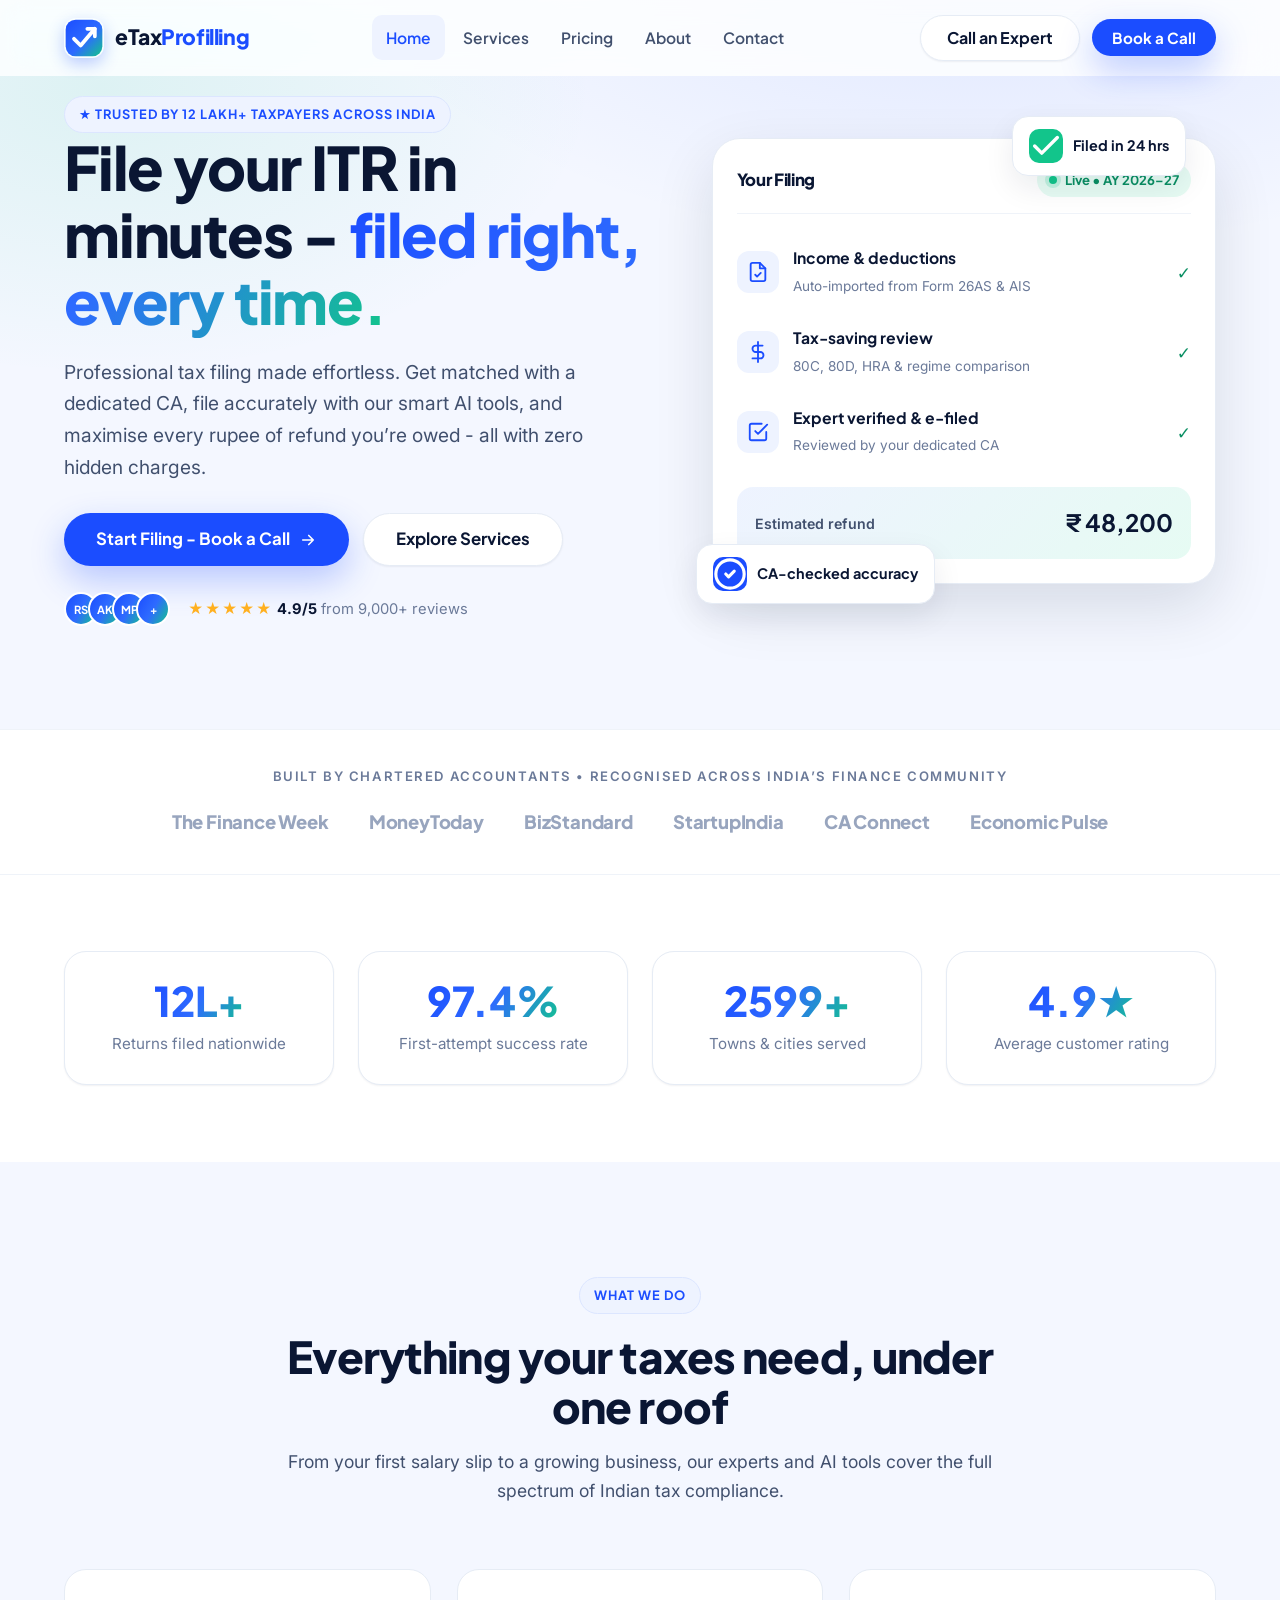
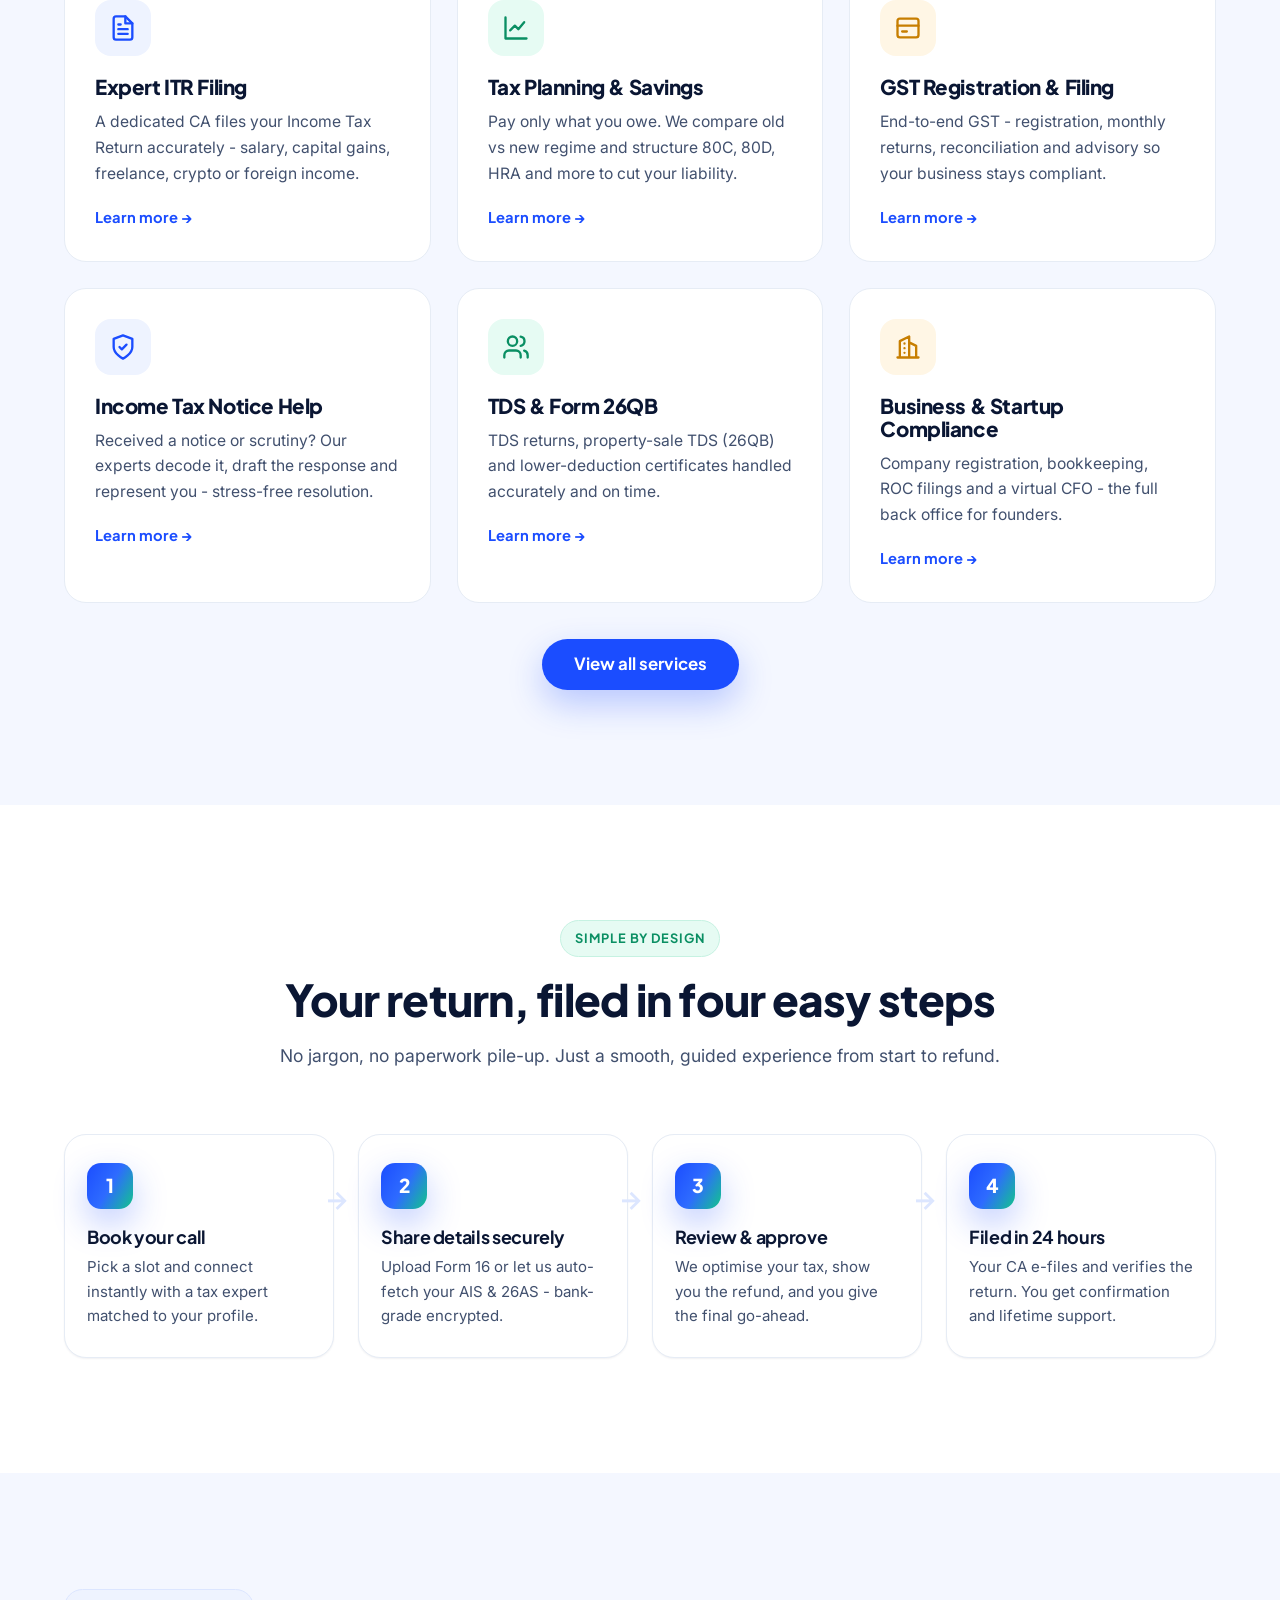
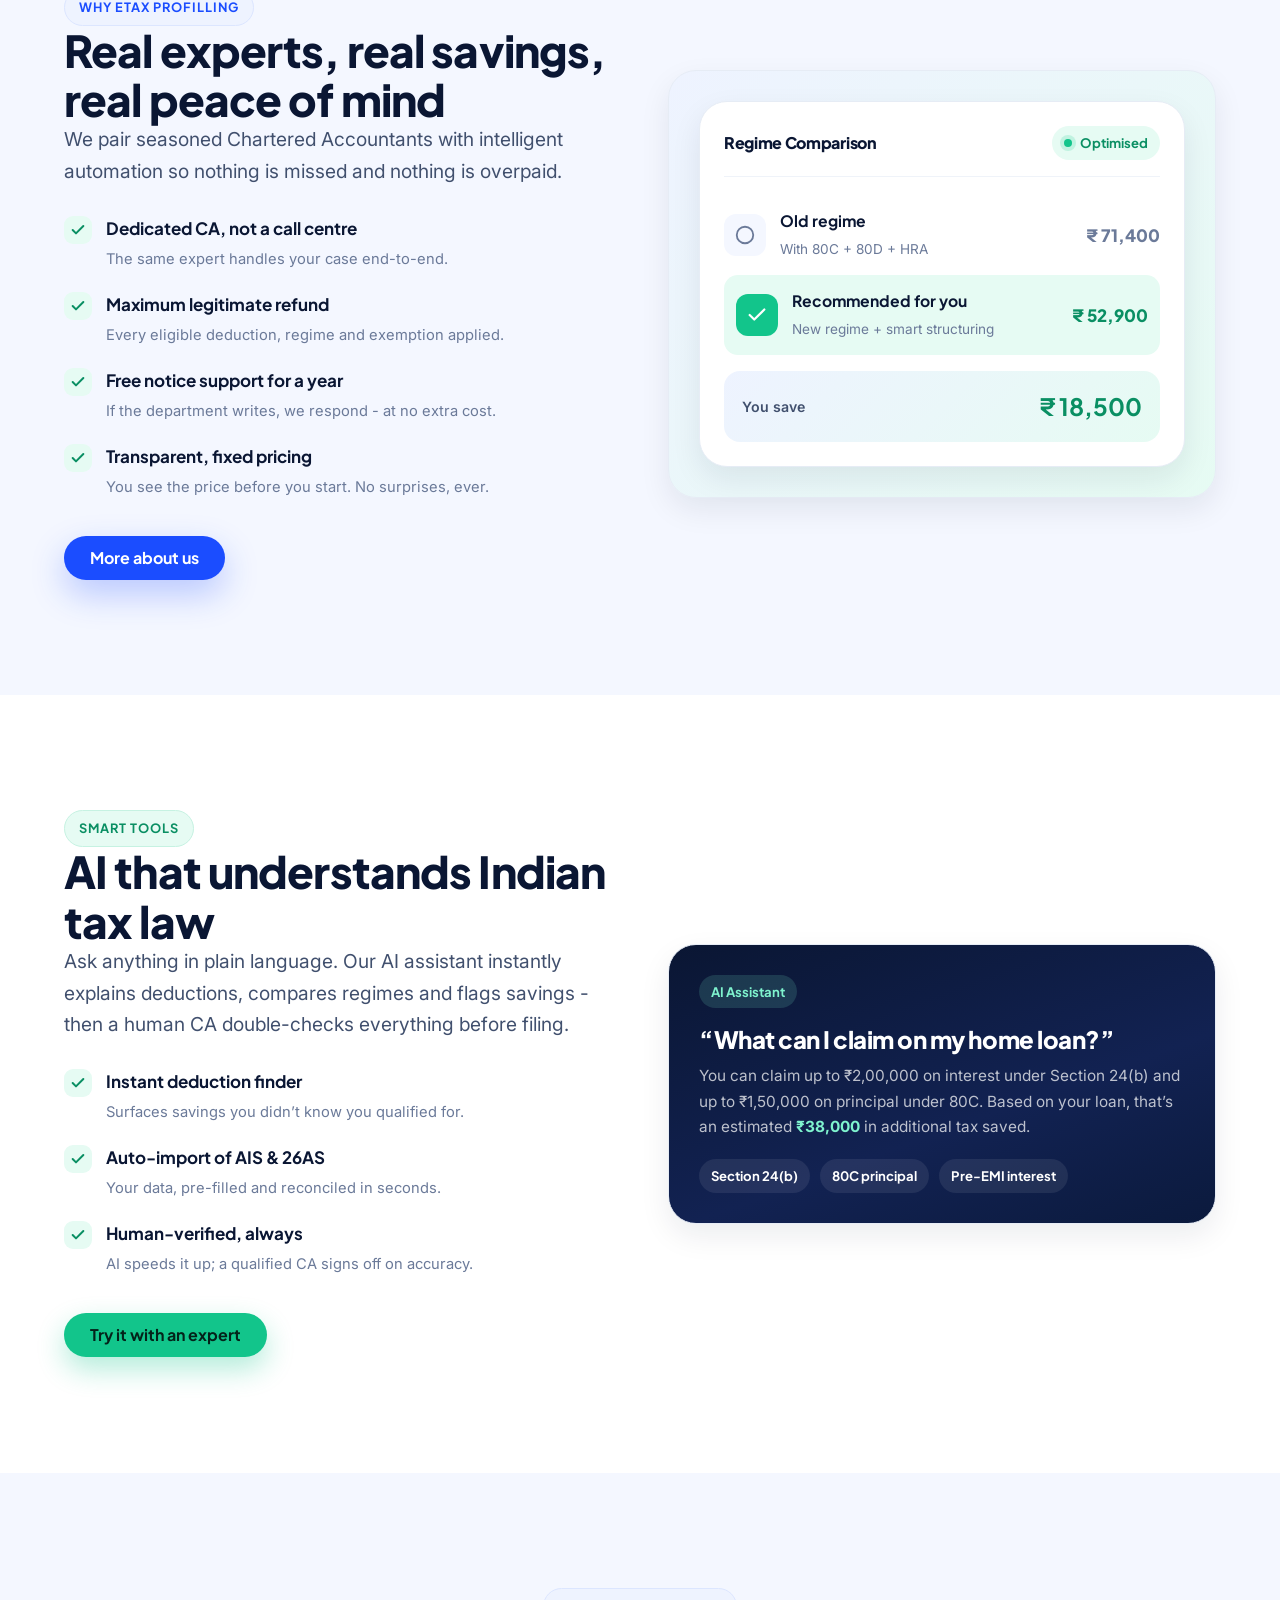
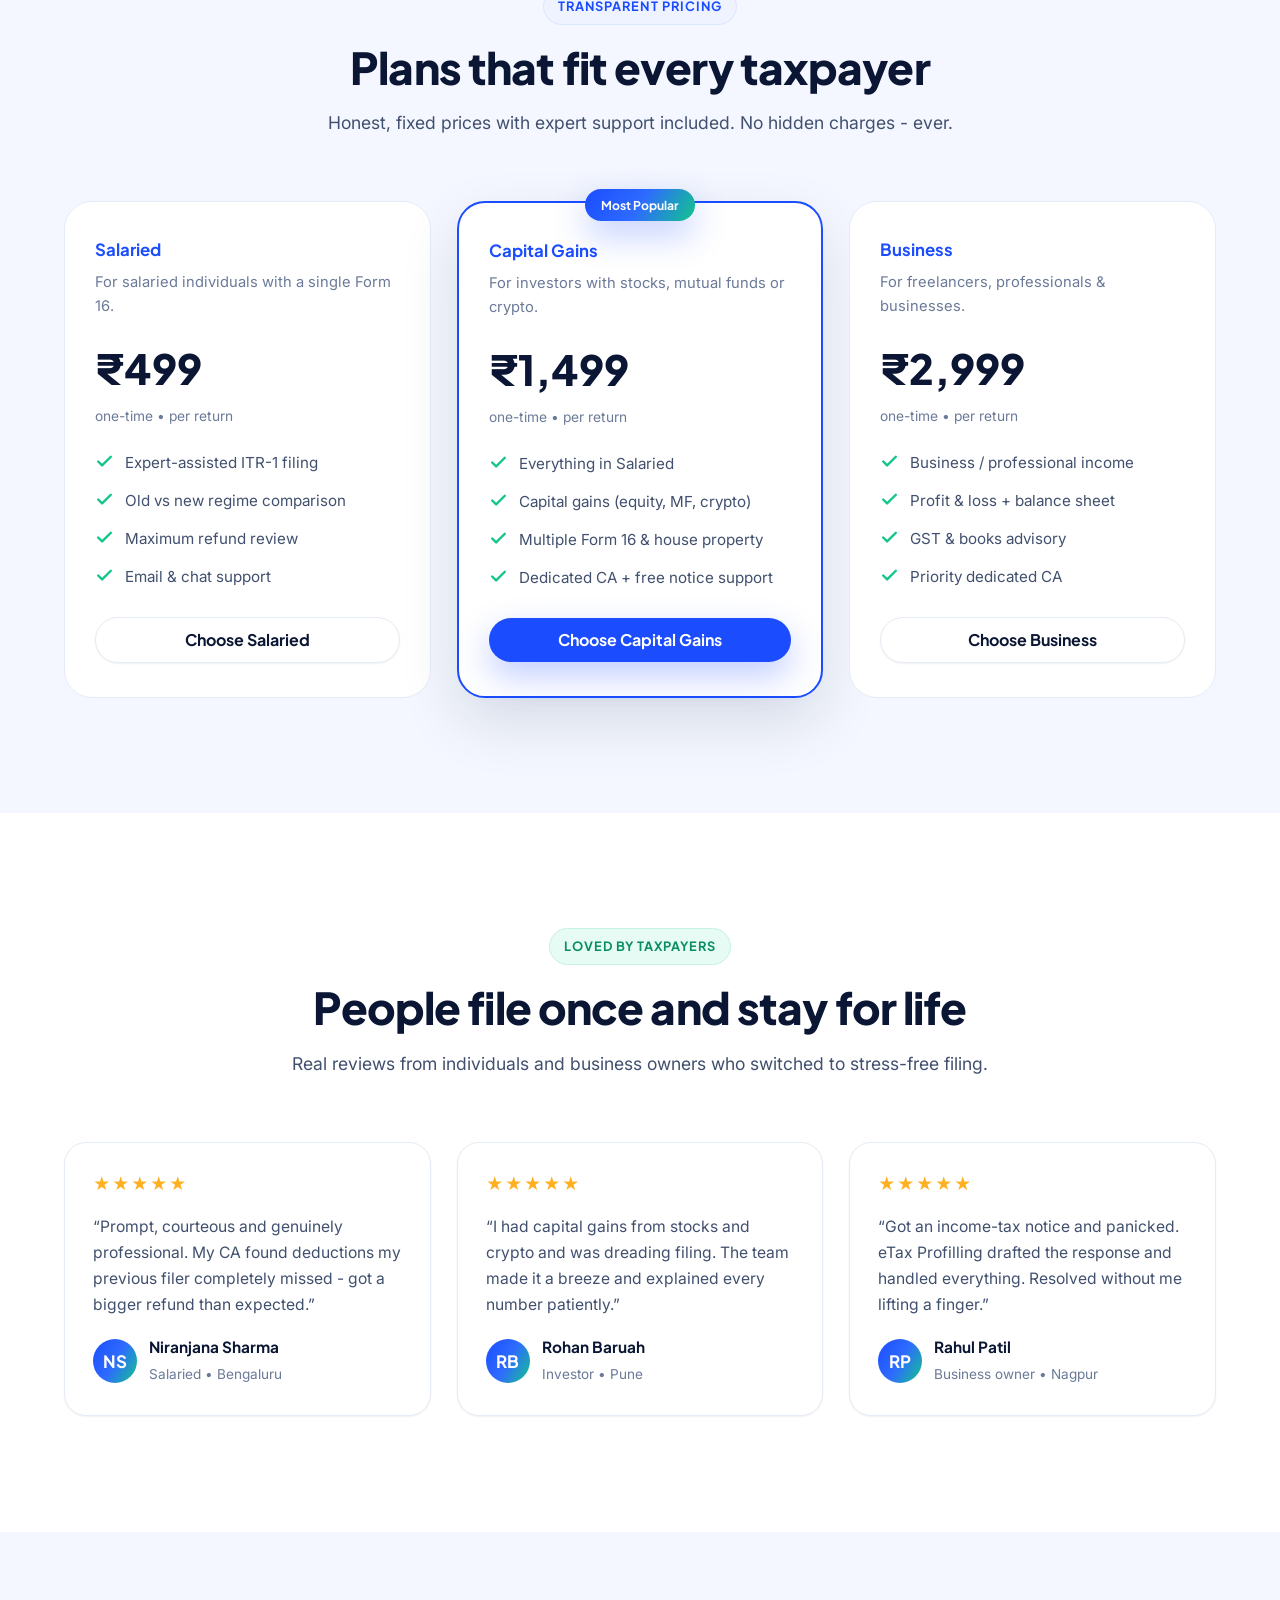
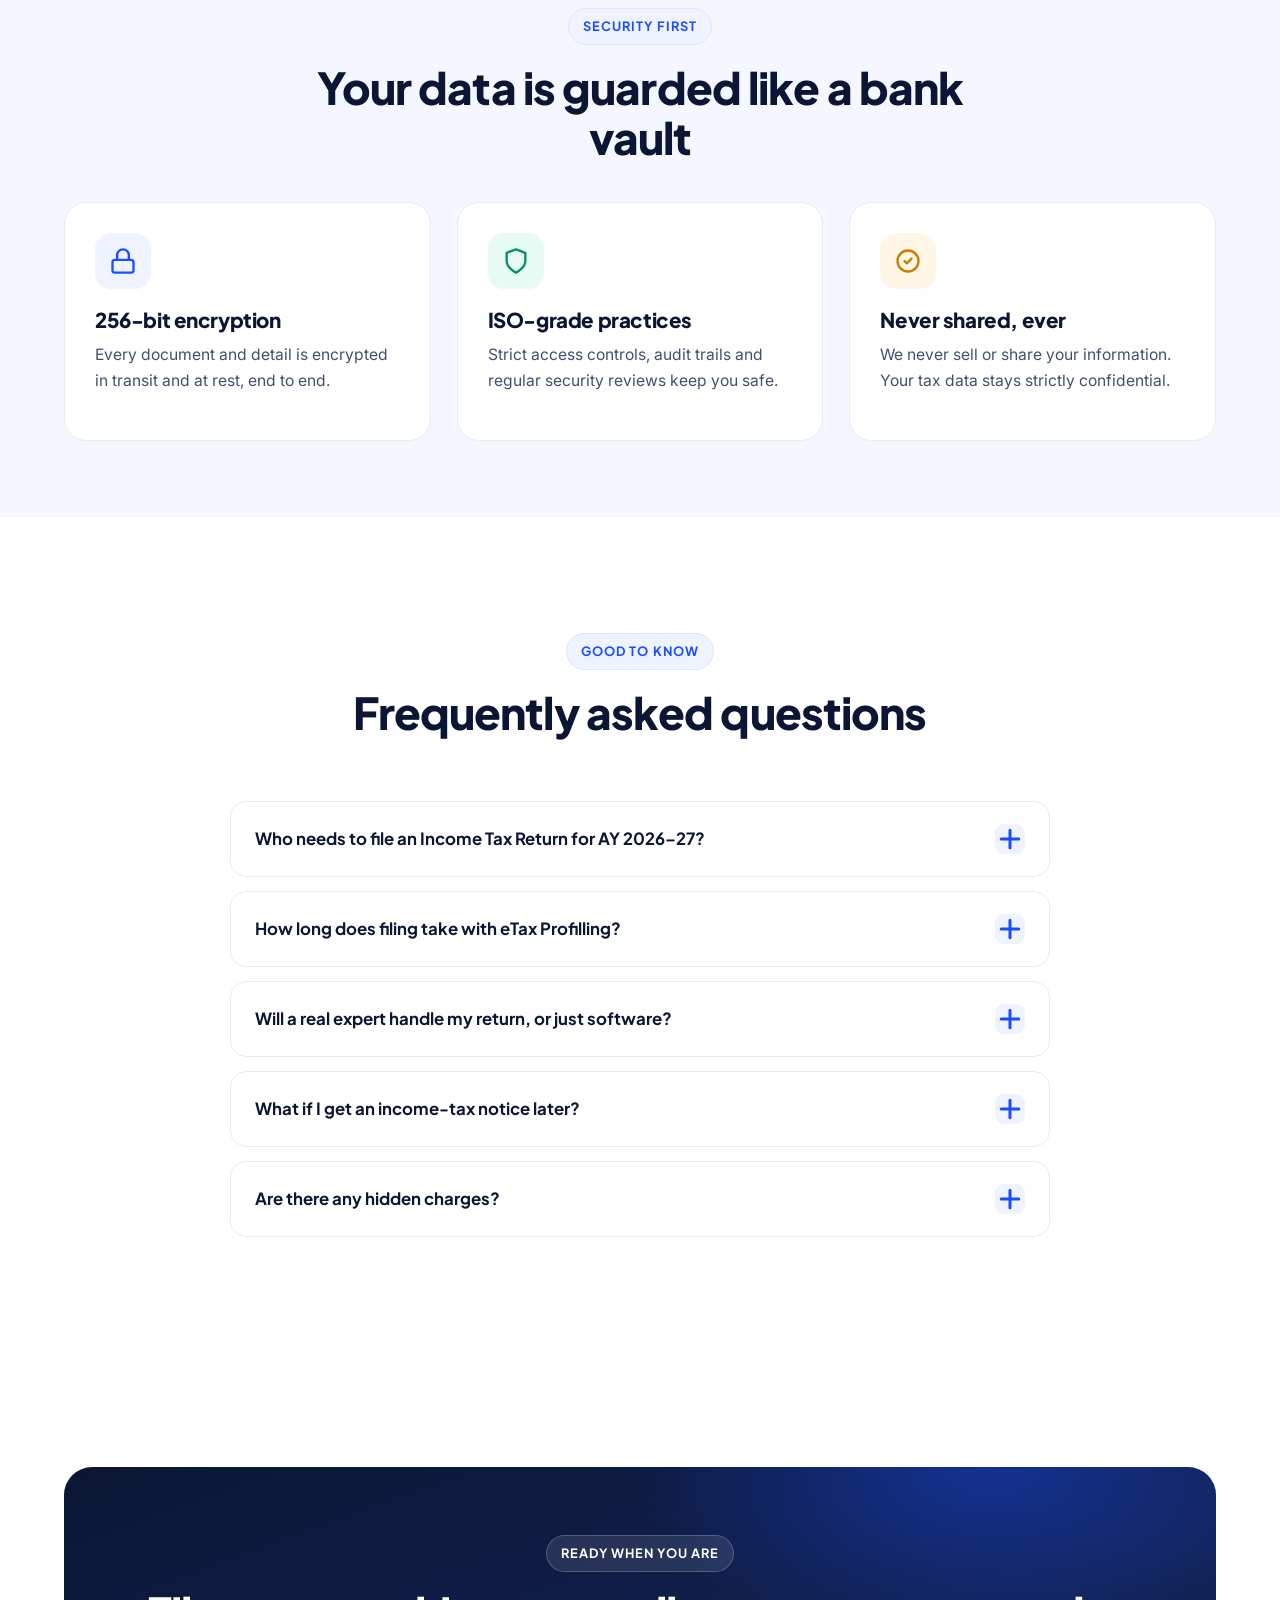
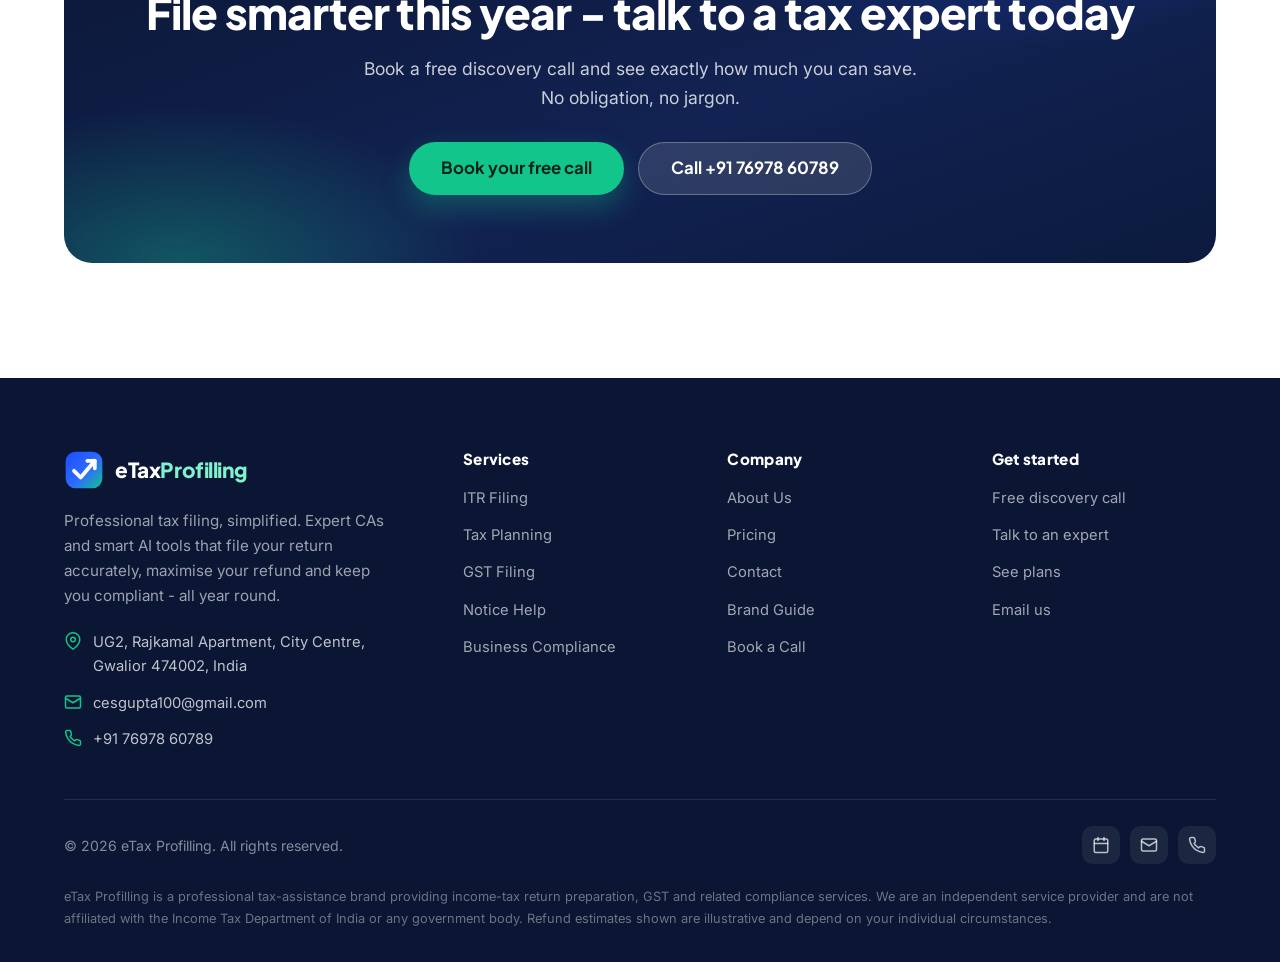
<file: index.html>
<!DOCTYPE html>
<html lang="en">
<head>
  <meta charset="UTF-8" />
  <meta name="viewport" content="width=device-width, initial-scale=1.0" />
  <script>document.documentElement.classList.add('js');</script>
  <title>eTax Profilling - Professional Tax Filing, Simplified | ITR, GST & Tax Planning</title>
  <meta name="description" content="eTax Profilling files your Income Tax Return in minutes with expert CAs and smart AI tools. ITR filing, tax planning, GST, TDS and notice management - accurate, secure and fully transparent." />
  <meta name="theme-color" content="#1B4DFF" />
  <link rel="icon" type="image/svg+xml" href="assets/img/favicon.svg" />
  <meta property="og:title" content="eTax Profilling - Professional Tax Filing, Simplified" />
  <meta property="og:description" content="File your ITR in minutes with expert CAs and smart AI tools. Accurate, secure and fully transparent." />
  <meta property="og:type" content="website" />
  <link rel="preconnect" href="https://fonts.googleapis.com" />
  <link rel="preconnect" href="https://fonts.gstatic.com" crossorigin />
  <link href="https://fonts.googleapis.com/css2?family=Inter:wght@400;500;600;700&family=Plus+Jakarta+Sans:wght@600;700;800&display=swap" rel="stylesheet" />
  <link rel="stylesheet" href="assets/css/styles.css" />
</head>
<body>

  <!-- ===================== NAV ===================== -->
  <header class="nav" id="nav">
    <div class="container nav__inner">
      <a href="index.html" class="brand" aria-label="eTax Profilling home">
        <svg class="brand__mark" viewBox="0 0 96 96" fill="none" xmlns="http://www.w3.org/2000/svg" aria-hidden="true">
          <defs><linearGradient id="nm" x1="4" y1="4" x2="92" y2="92" gradientUnits="userSpaceOnUse"><stop stop-color="#1B4DFF"/><stop offset=".55" stop-color="#2E6BFF"/><stop offset="1" stop-color="#12C58B"/></linearGradient></defs>
          <rect x="4" y="4" width="88" height="88" rx="24" fill="url(#nm)"/>
          <path d="M24 50 L40 66 L74 26" stroke="#fff" stroke-width="9" stroke-linecap="round" stroke-linejoin="round"/>
          <path d="M56 26 L74 26 L74 44" stroke="#fff" stroke-width="9" stroke-linecap="round" stroke-linejoin="round"/>
        </svg>
        <span class="brand__text">eTax<span>Profilling</span></span>
      </a>

      <nav class="nav__links" aria-label="Primary">
        <a class="nav__link active" href="index.html">Home</a>
        <a class="nav__link" href="services.html">Services</a>
        <a class="nav__link" href="pricing.html">Pricing</a>
        <a class="nav__link" href="about.html">About</a>
        <a class="nav__link" href="contact.html">Contact</a>
      </nav>

      <div class="nav__actions">
        <a class="btn btn--ghost" href="tel:+917697860789">Call an Expert</a>
        <a class="btn btn--primary nav__cta" href="https://cal.com/sparsh-gupta-vzhbrz/30min" target="_blank" rel="noopener">Book a Call</a>
        <button class="nav__toggle" aria-label="Toggle menu" aria-expanded="false"><span></span></button>
      </div>
    </div>

    <div class="nav__drawer">
      <a class="nav__link" href="index.html">Home</a>
      <a class="nav__link" href="services.html">Services</a>
      <a class="nav__link" href="pricing.html">Pricing</a>
      <a class="nav__link" href="about.html">About</a>
      <a class="nav__link" href="contact.html">Contact</a>
      <div class="nav__drawer-divider"></div>
      <a class="btn btn--ghost" href="tel:+917697860789">Call an Expert</a>
      <a class="btn btn--primary" href="https://cal.com/sparsh-gupta-vzhbrz/30min" target="_blank" rel="noopener">Book a Discovery Call</a>
    </div>
  </header>

  <main>
    <!-- ===================== HERO ===================== -->
    <section class="hero page">
      <div class="container hero__grid">
        <div class="hero__copy">
          <span class="eyebrow reveal">★ Trusted by 12 lakh+ taxpayers across India</span>
          <h1 class="reveal d1">File your ITR in minutes - <span class="gradient-text">filed right, every time.</span></h1>
          <p class="lead reveal d2">Professional tax filing made effortless. Get matched with a dedicated CA, file accurately with our smart AI tools, and maximise every rupee of refund you’re owed - all with zero hidden charges.</p>
          <div class="btn-row hero__cta reveal d3">
            <a class="btn btn--primary btn--lg" href="https://cal.com/sparsh-gupta-vzhbrz/30min" target="_blank" rel="noopener">
              Start Filing - Book a Call
              <svg viewBox="0 0 24 24" fill="none" stroke="currentColor" stroke-width="2.2" stroke-linecap="round" stroke-linejoin="round"><path d="M5 12h14M13 6l6 6-6 6"/></svg>
            </a>
            <a class="btn btn--ghost btn--lg" href="services.html">Explore Services</a>
          </div>
          <div class="hero__trust reveal d4">
            <div class="hero__avatars" aria-hidden="true"><span>RS</span><span>AK</span><span>MP</span><span>+</span></div>
            <div><span class="stars">★★★★★</span> <strong>4.9/5</strong> from 9,000+ reviews</div>
          </div>
        </div>

        <div class="hero__visual reveal d2">
          <div class="hero-card">
            <div class="hero-card__top">
              <span class="brand__text" style="font-size:1.05rem">Your Filing</span>
              <span class="hero-card__badge"><span class="hero-card__dot"></span> Live • AY 2026–27</span>
            </div>
            <div class="hero-card__row">
              <span class="ico"><svg viewBox="0 0 24 24" fill="none" stroke="currentColor" stroke-width="2" stroke-linecap="round" stroke-linejoin="round"><path d="M14 2H6a2 2 0 0 0-2 2v16a2 2 0 0 0 2 2h12a2 2 0 0 0 2-2V8z"/><path d="M14 2v6h6M9 15l2 2 4-4"/></svg></span>
              <div class="meta"><b>Income & deductions</b><small>Auto-imported from Form 26AS & AIS</small></div>
              <span class="amt">✓</span>
            </div>
            <div class="hero-card__row">
              <span class="ico"><svg viewBox="0 0 24 24" fill="none" stroke="currentColor" stroke-width="2" stroke-linecap="round" stroke-linejoin="round"><path d="M12 1v22M17 5H9.5a3.5 3.5 0 0 0 0 7h5a3.5 3.5 0 0 1 0 7H6"/></svg></span>
              <div class="meta"><b>Tax-saving review</b><small>80C, 80D, HRA & regime comparison</small></div>
              <span class="amt">✓</span>
            </div>
            <div class="hero-card__row">
              <span class="ico"><svg viewBox="0 0 24 24" fill="none" stroke="currentColor" stroke-width="2" stroke-linecap="round" stroke-linejoin="round"><path d="M9 11l3 3L22 4M21 12v7a2 2 0 0 1-2 2H5a2 2 0 0 1-2-2V5a2 2 0 0 1 2-2h11"/></svg></span>
              <div class="meta"><b>Expert verified & e-filed</b><small>Reviewed by your dedicated CA</small></div>
              <span class="amt">✓</span>
            </div>
            <div class="hero-card__refund">
              <small>Estimated refund</small>
              <b>₹ 48,200</b>
            </div>
          </div>
          <div class="hero__float hero__float--1">
            <span class="ico"><svg viewBox="0 0 24 24" fill="none" stroke="#fff" stroke-width="2.4" stroke-linecap="round" stroke-linejoin="round"><path d="M20 6 9 17l-5-5"/></svg></span>
            Filed in 24 hrs
          </div>
          <div class="hero__float hero__float--2">
            <span class="ico"><svg viewBox="0 0 24 24" fill="none" stroke="#fff" stroke-width="2.2" stroke-linecap="round" stroke-linejoin="round"><path d="M12 2a10 10 0 1 0 10 10A10 10 0 0 0 12 2z"/><path d="M9 12l2 2 4-4"/></svg></span>
            CA-checked accuracy
          </div>
        </div>
      </div>
    </section>

    <!-- ===================== MEDIA / TRUST STRIP ===================== -->
    <section class="logos">
      <div class="container">
        <p>Built by Chartered Accountants • Recognised across India’s finance community</p>
        <div class="logos__row">
          <span>The Finance Week</span>
          <span>MoneyToday</span>
          <span>BizStandard</span>
          <span>StartupIndia</span>
          <span>CA Connect</span>
          <span>Economic Pulse</span>
        </div>
      </div>
    </section>

    <!-- ===================== STATS ===================== -->
    <section class="section section--tight">
      <div class="container">
        <div class="stats">
          <div class="stat reveal"><div class="stat__num"><span class="gradient-text"><span data-count="12">0</span>L+</span></div><div class="stat__label">Returns filed nationwide</div></div>
          <div class="stat reveal d1"><div class="stat__num"><span class="gradient-text"><span data-count="97.4" data-decimals="1">0</span>%</span></div><div class="stat__label">First-attempt success rate</div></div>
          <div class="stat reveal d2"><div class="stat__num"><span class="gradient-text"><span data-count="2600">0</span>+</span></div><div class="stat__label">Towns &amp; cities served</div></div>
          <div class="stat reveal d3"><div class="stat__num"><span class="gradient-text"><span data-count="4.9" data-decimals="1">0</span>★</span></div><div class="stat__label">Average customer rating</div></div>
        </div>
      </div>
    </section>

    <!-- ===================== SERVICES ===================== -->
    <section class="section section--soft" id="services">
      <div class="container">
        <div class="section-head">
          <span class="eyebrow">What we do</span>
          <h2>Everything your taxes need, under one roof</h2>
          <p>From your first salary slip to a growing business, our experts and AI tools cover the full spectrum of Indian tax compliance.</p>
        </div>
        <div class="cards">
          <article class="card reveal">
            <div class="card__ico"><svg viewBox="0 0 24 24" fill="none" stroke="currentColor" stroke-width="2" stroke-linecap="round" stroke-linejoin="round"><path d="M14 2H6a2 2 0 0 0-2 2v16a2 2 0 0 0 2 2h12a2 2 0 0 0 2-2V8z"/><path d="M14 2v6h6M16 13H8M16 17H8M10 9H8"/></svg></div>
            <h3>Expert ITR Filing</h3>
            <p>A dedicated CA files your Income Tax Return accurately - salary, capital gains, freelance, crypto or foreign income.</p>
            <a class="card__link" href="services.html">Learn more →</a>
          </article>
          <article class="card reveal d1">
            <div class="card__ico card__ico--accent"><svg viewBox="0 0 24 24" fill="none" stroke="currentColor" stroke-width="2" stroke-linecap="round" stroke-linejoin="round"><path d="M3 3v18h18"/><path d="M7 14l4-4 3 3 5-6"/></svg></div>
            <h3>Tax Planning &amp; Savings</h3>
            <p>Pay only what you owe. We compare old vs new regime and structure 80C, 80D, HRA and more to cut your liability.</p>
            <a class="card__link" href="services.html">Learn more →</a>
          </article>
          <article class="card reveal d2">
            <div class="card__ico card__ico--gold"><svg viewBox="0 0 24 24" fill="none" stroke="currentColor" stroke-width="2" stroke-linecap="round" stroke-linejoin="round"><rect x="3" y="4" width="18" height="16" rx="2"/><path d="M3 10h18M7 15h4"/></svg></div>
            <h3>GST Registration &amp; Filing</h3>
            <p>End-to-end GST - registration, monthly returns, reconciliation and advisory so your business stays compliant.</p>
            <a class="card__link" href="services.html">Learn more →</a>
          </article>
          <article class="card reveal">
            <div class="card__ico"><svg viewBox="0 0 24 24" fill="none" stroke="currentColor" stroke-width="2" stroke-linecap="round" stroke-linejoin="round"><path d="M12 22s8-4 8-10V5l-8-3-8 3v7c0 6 8 10 8 10z"/><path d="M9 12l2 2 4-4"/></svg></div>
            <h3>Income Tax Notice Help</h3>
            <p>Received a notice or scrutiny? Our experts decode it, draft the response and represent you - stress-free resolution.</p>
            <a class="card__link" href="services.html">Learn more →</a>
          </article>
          <article class="card reveal d1">
            <div class="card__ico card__ico--accent"><svg viewBox="0 0 24 24" fill="none" stroke="currentColor" stroke-width="2" stroke-linecap="round" stroke-linejoin="round"><path d="M16 21v-2a4 4 0 0 0-4-4H6a4 4 0 0 0-4 4v2"/><circle cx="9" cy="7" r="4"/><path d="M22 21v-2a4 4 0 0 0-3-3.87M16 3.13A4 4 0 0 1 16 11"/></svg></div>
            <h3>TDS &amp; Form 26QB</h3>
            <p>TDS returns, property-sale TDS (26QB) and lower-deduction certificates handled accurately and on time.</p>
            <a class="card__link" href="services.html">Learn more →</a>
          </article>
          <article class="card reveal d2">
            <div class="card__ico card__ico--gold"><svg viewBox="0 0 24 24" fill="none" stroke="currentColor" stroke-width="2" stroke-linecap="round" stroke-linejoin="round"><path d="M3 21h18M5 21V7l8-4v18M19 21V11l-6-3M9 9v.01M9 13v.01M9 17v.01"/></svg></div>
            <h3>Business &amp; Startup Compliance</h3>
            <p>Company registration, bookkeeping, ROC filings and a virtual CFO - the full back office for founders.</p>
            <a class="card__link" href="services.html">Learn more →</a>
          </article>
        </div>
        <div class="center mt-4 reveal">
          <a class="btn btn--primary btn--lg" href="services.html">View all services</a>
        </div>
      </div>
    </section>

    <!-- ===================== HOW IT WORKS ===================== -->
    <section class="section">
      <div class="container">
        <div class="section-head">
          <span class="eyebrow eyebrow--accent">Simple by design</span>
          <h2>Your return, filed in four easy steps</h2>
          <p>No jargon, no paperwork pile-up. Just a smooth, guided experience from start to refund.</p>
        </div>
        <div class="steps">
          <div class="step reveal"><div class="step__num">1</div><h3>Book your call</h3><p>Pick a slot and connect instantly with a tax expert matched to your profile.</p></div>
          <div class="step reveal d1"><div class="step__num">2</div><h3>Share details securely</h3><p>Upload Form 16 or let us auto-fetch your AIS &amp; 26AS - bank-grade encrypted.</p></div>
          <div class="step reveal d2"><div class="step__num">3</div><h3>Review &amp; approve</h3><p>We optimise your tax, show you the refund, and you give the final go-ahead.</p></div>
          <div class="step reveal d3"><div class="step__num">4</div><h3>Filed in 24 hours</h3><p>Your CA e-files and verifies the return. You get confirmation and lifetime support.</p></div>
        </div>
      </div>
    </section>

    <!-- ===================== WHY US (split) ===================== -->
    <section class="section section--soft">
      <div class="container split">
        <div class="split__copy">
          <span class="eyebrow">Why eTax Profilling</span>
          <h2>Real experts, real savings, real peace of mind</h2>
          <p class="lead">We pair seasoned Chartered Accountants with intelligent automation so nothing is missed and nothing is overpaid.</p>
          <ul class="feature-list">
            <li><span class="tick"><svg viewBox="0 0 24 24" fill="none" stroke="currentColor" stroke-width="3" stroke-linecap="round" stroke-linejoin="round"><path d="M20 6 9 17l-5-5"/></svg></span><div><b>Dedicated CA, not a call centre</b><small>The same expert handles your case end-to-end.</small></div></li>
            <li><span class="tick"><svg viewBox="0 0 24 24" fill="none" stroke="currentColor" stroke-width="3" stroke-linecap="round" stroke-linejoin="round"><path d="M20 6 9 17l-5-5"/></svg></span><div><b>Maximum legitimate refund</b><small>Every eligible deduction, regime and exemption applied.</small></div></li>
            <li><span class="tick"><svg viewBox="0 0 24 24" fill="none" stroke="currentColor" stroke-width="3" stroke-linecap="round" stroke-linejoin="round"><path d="M20 6 9 17l-5-5"/></svg></span><div><b>Free notice support for a year</b><small>If the department writes, we respond - at no extra cost.</small></div></li>
            <li><span class="tick"><svg viewBox="0 0 24 24" fill="none" stroke="currentColor" stroke-width="3" stroke-linecap="round" stroke-linejoin="round"><path d="M20 6 9 17l-5-5"/></svg></span><div><b>Transparent, fixed pricing</b><small>You see the price before you start. No surprises, ever.</small></div></li>
          </ul>
          <div class="btn-row mt-4"><a class="btn btn--primary" href="about.html">More about us</a></div>
        </div>
        <div class="split__media">
          <div class="media-frame">
            <div class="hero-card" style="box-shadow:var(--sh-md)">
              <div class="hero-card__top"><span class="brand__text" style="font-size:1rem">Regime Comparison</span><span class="hero-card__badge"><span class="hero-card__dot"></span> Optimised</span></div>
              <div class="hero-card__row"><span class="ico" style="background:var(--bg-soft);color:var(--ink-3)"><svg viewBox="0 0 24 24" fill="none" stroke="currentColor" stroke-width="2"><circle cx="12" cy="12" r="9"/></svg></span><div class="meta"><b>Old regime</b><small>With 80C + 80D + HRA</small></div><span class="amt" style="color:var(--ink-3)">₹ 71,400</span></div>
              <div class="hero-card__row" style="background:var(--brand-accent-50);border-radius:14px;padding-inline:12px"><span class="ico" style="background:var(--brand-accent);color:#fff"><svg viewBox="0 0 24 24" fill="none" stroke="currentColor" stroke-width="2.4" stroke-linecap="round" stroke-linejoin="round"><path d="M20 6 9 17l-5-5"/></svg></span><div class="meta"><b>Recommended for you</b><small>New regime + smart structuring</small></div><span class="amt">₹ 52,900</span></div>
              <div class="hero-card__refund"><small>You save</small><b style="color:var(--brand-accent-700)">₹ 18,500</b></div>
            </div>
          </div>
        </div>
      </div>
    </section>

    <!-- ===================== AI / DIY (split rev) ===================== -->
    <section class="section">
      <div class="container split split--rev">
        <div class="split__media">
          <div class="media-frame media-frame--ink">
            <div style="color:#fff">
              <span class="hero-card__badge" style="background:rgba(127,243,206,.15);color:#7FF3CE">AI Assistant</span>
              <h3 style="color:#fff;margin:18px 0 10px;font-size:1.5rem">“What can I claim on my home loan?”</h3>
              <p style="color:rgba(255,255,255,.72);font-size:.96rem">You can claim up to ₹2,00,000 on interest under Section 24(b) and up to ₹1,50,000 on principal under 80C. Based on your loan, that’s an estimated <strong style="color:#7FF3CE">₹38,000</strong> in additional tax saved.</p>
              <div style="display:flex;gap:10px;margin-top:20px;flex-wrap:wrap">
                <span class="hero-card__badge" style="background:rgba(255,255,255,.08);color:#fff">Section 24(b)</span>
                <span class="hero-card__badge" style="background:rgba(255,255,255,.08);color:#fff">80C principal</span>
                <span class="hero-card__badge" style="background:rgba(255,255,255,.08);color:#fff">Pre-EMI interest</span>
              </div>
            </div>
          </div>
        </div>
        <div class="split__copy">
          <span class="eyebrow eyebrow--accent">Smart tools</span>
          <h2>AI that understands Indian tax law</h2>
          <p class="lead">Ask anything in plain language. Our AI assistant instantly explains deductions, compares regimes and flags savings - then a human CA double-checks everything before filing.</p>
          <ul class="feature-list">
            <li><span class="tick"><svg viewBox="0 0 24 24" fill="none" stroke="currentColor" stroke-width="3" stroke-linecap="round" stroke-linejoin="round"><path d="M20 6 9 17l-5-5"/></svg></span><div><b>Instant deduction finder</b><small>Surfaces savings you didn’t know you qualified for.</small></div></li>
            <li><span class="tick"><svg viewBox="0 0 24 24" fill="none" stroke="currentColor" stroke-width="3" stroke-linecap="round" stroke-linejoin="round"><path d="M20 6 9 17l-5-5"/></svg></span><div><b>Auto-import of AIS &amp; 26AS</b><small>Your data, pre-filled and reconciled in seconds.</small></div></li>
            <li><span class="tick"><svg viewBox="0 0 24 24" fill="none" stroke="currentColor" stroke-width="3" stroke-linecap="round" stroke-linejoin="round"><path d="M20 6 9 17l-5-5"/></svg></span><div><b>Human-verified, always</b><small>AI speeds it up; a qualified CA signs off on accuracy.</small></div></li>
          </ul>
          <div class="btn-row mt-4"><a class="btn btn--accent" href="https://cal.com/sparsh-gupta-vzhbrz/30min" target="_blank" rel="noopener">Try it with an expert</a></div>
        </div>
      </div>
    </section>

    <!-- ===================== PRICING TEASER ===================== -->
    <section class="section section--soft" id="pricing">
      <div class="container">
        <div class="section-head">
          <span class="eyebrow">Transparent pricing</span>
          <h2>Plans that fit every taxpayer</h2>
          <p>Honest, fixed prices with expert support included. No hidden charges - ever.</p>
        </div>
        <div class="pricing">
          <article class="price-card reveal">
            <div class="price-card__name">Salaried</div>
            <p class="price-card__desc">For salaried individuals with a single Form 16.</p>
            <div class="price-card__price">₹<span class="amt">499</span></div>
            <div class="price-card__period">one-time • per return</div>
            <ul>
              <li><svg viewBox="0 0 24 24" fill="none" stroke="currentColor" stroke-width="3" stroke-linecap="round" stroke-linejoin="round"><path d="M20 6 9 17l-5-5"/></svg> Expert-assisted ITR-1 filing</li>
              <li><svg viewBox="0 0 24 24" fill="none" stroke="currentColor" stroke-width="3" stroke-linecap="round" stroke-linejoin="round"><path d="M20 6 9 17l-5-5"/></svg> Old vs new regime comparison</li>
              <li><svg viewBox="0 0 24 24" fill="none" stroke="currentColor" stroke-width="3" stroke-linecap="round" stroke-linejoin="round"><path d="M20 6 9 17l-5-5"/></svg> Maximum refund review</li>
              <li><svg viewBox="0 0 24 24" fill="none" stroke="currentColor" stroke-width="3" stroke-linecap="round" stroke-linejoin="round"><path d="M20 6 9 17l-5-5"/></svg> Email &amp; chat support</li>
            </ul>
            <a class="btn btn--ghost btn--block" href="pricing.html">Choose Salaried</a>
          </article>
          <article class="price-card price-card--featured reveal d1">
            <div class="price-card__name">Capital Gains</div>
            <p class="price-card__desc">For investors with stocks, mutual funds or crypto.</p>
            <div class="price-card__price">₹<span class="amt">1,499</span></div>
            <div class="price-card__period">one-time • per return</div>
            <ul>
              <li><svg viewBox="0 0 24 24" fill="none" stroke="currentColor" stroke-width="3" stroke-linecap="round" stroke-linejoin="round"><path d="M20 6 9 17l-5-5"/></svg> Everything in Salaried</li>
              <li><svg viewBox="0 0 24 24" fill="none" stroke="currentColor" stroke-width="3" stroke-linecap="round" stroke-linejoin="round"><path d="M20 6 9 17l-5-5"/></svg> Capital gains (equity, MF, crypto)</li>
              <li><svg viewBox="0 0 24 24" fill="none" stroke="currentColor" stroke-width="3" stroke-linecap="round" stroke-linejoin="round"><path d="M20 6 9 17l-5-5"/></svg> Multiple Form 16 &amp; house property</li>
              <li><svg viewBox="0 0 24 24" fill="none" stroke="currentColor" stroke-width="3" stroke-linecap="round" stroke-linejoin="round"><path d="M20 6 9 17l-5-5"/></svg> Dedicated CA + free notice support</li>
            </ul>
            <a class="btn btn--primary btn--block" href="pricing.html">Choose Capital Gains</a>
          </article>
          <article class="price-card reveal d2">
            <div class="price-card__name">Business</div>
            <p class="price-card__desc">For freelancers, professionals &amp; businesses.</p>
            <div class="price-card__price">₹<span class="amt">2,999</span></div>
            <div class="price-card__period">one-time • per return</div>
            <ul>
              <li><svg viewBox="0 0 24 24" fill="none" stroke="currentColor" stroke-width="3" stroke-linecap="round" stroke-linejoin="round"><path d="M20 6 9 17l-5-5"/></svg> Business / professional income</li>
              <li><svg viewBox="0 0 24 24" fill="none" stroke="currentColor" stroke-width="3" stroke-linecap="round" stroke-linejoin="round"><path d="M20 6 9 17l-5-5"/></svg> Profit &amp; loss + balance sheet</li>
              <li><svg viewBox="0 0 24 24" fill="none" stroke="currentColor" stroke-width="3" stroke-linecap="round" stroke-linejoin="round"><path d="M20 6 9 17l-5-5"/></svg> GST &amp; books advisory</li>
              <li><svg viewBox="0 0 24 24" fill="none" stroke="currentColor" stroke-width="3" stroke-linecap="round" stroke-linejoin="round"><path d="M20 6 9 17l-5-5"/></svg> Priority dedicated CA</li>
            </ul>
            <a class="btn btn--ghost btn--block" href="pricing.html">Choose Business</a>
          </article>
        </div>
      </div>
    </section>

    <!-- ===================== TESTIMONIALS ===================== -->
    <section class="section">
      <div class="container">
        <div class="section-head">
          <span class="eyebrow eyebrow--accent">Loved by taxpayers</span>
          <h2>People file once and stay for life</h2>
          <p>Real reviews from individuals and business owners who switched to stress-free filing.</p>
        </div>
        <div class="testimonials">
          <article class="t-card reveal"><div class="stars">★★★★★</div><p>“Prompt, courteous and genuinely professional. My CA found deductions my previous filer completely missed - got a bigger refund than expected.”</p><div class="t-card__who"><span class="t-card__ava">NS</span><div><b>Niranjana Sharma</b><small>Salaried • Bengaluru</small></div></div></article>
          <article class="t-card reveal d1"><div class="stars">★★★★★</div><p>“I had capital gains from stocks and crypto and was dreading filing. The team made it a breeze and explained every number patiently.”</p><div class="t-card__who"><span class="t-card__ava">RB</span><div><b>Rohan Baruah</b><small>Investor • Pune</small></div></div></article>
          <article class="t-card reveal d2"><div class="stars">★★★★★</div><p>“Got an income-tax notice and panicked. eTax Profilling drafted the response and handled everything. Resolved without me lifting a finger.”</p><div class="t-card__who"><span class="t-card__ava">RP</span><div><b>Rahul Patil</b><small>Business owner • Nagpur</small></div></div></article>
        </div>
      </div>
    </section>

    <!-- ===================== SECURITY BAND ===================== -->
    <section class="section section--tight section--soft">
      <div class="container">
        <div class="section-head" style="margin-bottom:40px">
          <span class="eyebrow">Security first</span>
          <h2>Your data is guarded like a bank vault</h2>
        </div>
        <div class="cards">
          <article class="card reveal"><div class="card__ico"><svg viewBox="0 0 24 24" fill="none" stroke="currentColor" stroke-width="2" stroke-linecap="round" stroke-linejoin="round"><rect x="3" y="11" width="18" height="11" rx="2"/><path d="M7 11V7a5 5 0 0 1 10 0v4"/></svg></div><h3>256-bit encryption</h3><p>Every document and detail is encrypted in transit and at rest, end to end.</p></article>
          <article class="card reveal d1"><div class="card__ico card__ico--accent"><svg viewBox="0 0 24 24" fill="none" stroke="currentColor" stroke-width="2" stroke-linecap="round" stroke-linejoin="round"><path d="M12 22s8-4 8-10V5l-8-3-8 3v7c0 6 8 10 8 10z"/></svg></div><h3>ISO-grade practices</h3><p>Strict access controls, audit trails and regular security reviews keep you safe.</p></article>
          <article class="card reveal d2"><div class="card__ico card__ico--gold"><svg viewBox="0 0 24 24" fill="none" stroke="currentColor" stroke-width="2" stroke-linecap="round" stroke-linejoin="round"><path d="M9 12l2 2 4-4"/><circle cx="12" cy="12" r="9"/></svg></div><h3>Never shared, ever</h3><p>We never sell or share your information. Your tax data stays strictly confidential.</p></article>
        </div>
      </div>
    </section>

    <!-- ===================== FAQ ===================== -->
    <section class="section">
      <div class="container">
        <div class="section-head">
          <span class="eyebrow">Good to know</span>
          <h2>Frequently asked questions</h2>
        </div>
        <div class="faq">
          <div class="faq-item"><button class="faq-q" aria-expanded="false">Who needs to file an Income Tax Return for AY 2026–27?<span class="pm"><svg viewBox="0 0 24 24" fill="none" stroke="currentColor" stroke-width="2.4" stroke-linecap="round"><path d="M12 5v14M5 12h14"/></svg></span></button><div class="faq-a"><div class="faq-a__inner">If your gross total income exceeds the basic exemption limit, you must file. Filing is also required (and wise) if you want a TDS refund, have capital gains, hold foreign assets, or need an income proof for loans and visas. Not sure? Book a free call and we’ll tell you in minutes.</div></div></div>
          <div class="faq-item"><button class="faq-q" aria-expanded="false">How long does filing take with eTax Profilling?<span class="pm"><svg viewBox="0 0 24 24" fill="none" stroke="currentColor" stroke-width="2.4" stroke-linecap="round"><path d="M12 5v14M5 12h14"/></svg></span></button><div class="faq-a"><div class="faq-a__inner">Most returns are reviewed and e-filed within 24 hours of receiving your documents. Simple salaried returns can be done the same day once you approve the computation.</div></div></div>
          <div class="faq-item"><button class="faq-q" aria-expanded="false">Will a real expert handle my return, or just software?<span class="pm"><svg viewBox="0 0 24 24" fill="none" stroke="currentColor" stroke-width="2.4" stroke-linecap="round"><path d="M12 5v14M5 12h14"/></svg></span></button><div class="faq-a"><div class="faq-a__inner">Both. Our AI tools speed up data entry and surface savings, but a qualified Chartered Accountant reviews and signs off on every single return before it is filed.</div></div></div>
          <div class="faq-item"><button class="faq-q" aria-expanded="false">What if I get an income-tax notice later?<span class="pm"><svg viewBox="0 0 24 24" fill="none" stroke="currentColor" stroke-width="2.4" stroke-linecap="round"><path d="M12 5v14M5 12h14"/></svg></span></button><div class="faq-a"><div class="faq-a__inner">Relax - notice support is included free for 365 days on assisted plans. If the department raises any query on a return we filed, our experts handle the response for you.</div></div></div>
          <div class="faq-item"><button class="faq-q" aria-expanded="false">Are there any hidden charges?<span class="pm"><svg viewBox="0 0 24 24" fill="none" stroke="currentColor" stroke-width="2.4" stroke-linecap="round"><path d="M12 5v14M5 12h14"/></svg></span></button><div class="faq-a"><div class="faq-a__inner">None. You see a fixed, transparent price for your plan before you begin. The quoted price is what you pay - no last-minute add-ons.</div></div></div>
        </div>
      </div>
    </section>

    <!-- ===================== CTA BAND ===================== -->
    <section class="section">
      <div class="container">
        <div class="cta-band reveal">
          <span class="eyebrow" style="background:rgba(255,255,255,.1);color:#fff;border-color:rgba(255,255,255,.2)">Ready when you are</span>
          <h2 style="margin-top:16px">File smarter this year - talk to a tax expert today</h2>
          <p>Book a free discovery call and see exactly how much you can save. No obligation, no jargon.</p>
          <div class="btn-row" style="justify-content:center">
            <a class="btn btn--accent btn--lg" href="https://cal.com/sparsh-gupta-vzhbrz/30min" target="_blank" rel="noopener">Book your free call</a>
            <a class="btn btn--light btn--lg" href="tel:+917697860789">Call +91 76978 60789</a>
          </div>
        </div>
      </div>
    </section>
  </main>

  <!-- ===================== FOOTER ===================== -->
  <footer class="footer">
    <div class="container">
      <div class="footer__grid">
        <div class="footer__brand">
          <a href="index.html" class="footlogo">
            <svg class="footlogo__mark" viewBox="0 0 96 96" fill="none" xmlns="http://www.w3.org/2000/svg" aria-hidden="true">
              <defs><linearGradient id="fm" x1="4" y1="4" x2="92" y2="92" gradientUnits="userSpaceOnUse"><stop stop-color="#1B4DFF"/><stop offset=".55" stop-color="#2E6BFF"/><stop offset="1" stop-color="#12C58B"/></linearGradient></defs>
              <rect x="4" y="4" width="88" height="88" rx="24" fill="url(#fm)"/>
              <path d="M24 50 L40 66 L74 26" stroke="#fff" stroke-width="9" stroke-linecap="round" stroke-linejoin="round"/>
              <path d="M56 26 L74 26 L74 44" stroke="#fff" stroke-width="9" stroke-linecap="round" stroke-linejoin="round"/>
            </svg>
            <span class="footlogo__text">eTax<span>Profilling</span></span>
          </a>
          <p>Professional tax filing, simplified. Expert CAs and smart AI tools that file your return accurately, maximise your refund and keep you compliant - all year round.</p>
          <div class="footer__contact">
            <a href="https://maps.google.com/?q=City+Centre+Gwalior+474002" target="_blank" rel="noopener"><svg viewBox="0 0 24 24" fill="none" stroke="currentColor" stroke-width="2" stroke-linecap="round" stroke-linejoin="round"><path d="M21 10c0 7-9 13-9 13s-9-6-9-13a9 9 0 0 1 18 0z"/><circle cx="12" cy="10" r="3"/></svg> UG2, Rajkamal Apartment, City Centre, Gwalior 474002, India</a>
            <a href="mailto:cesgupta100@gmail.com"><svg viewBox="0 0 24 24" fill="none" stroke="currentColor" stroke-width="2" stroke-linecap="round" stroke-linejoin="round"><rect x="2" y="4" width="20" height="16" rx="2"/><path d="m22 7-10 6L2 7"/></svg> cesgupta100@gmail.com</a>
            <a href="tel:+917697860789"><svg viewBox="0 0 24 24" fill="none" stroke="currentColor" stroke-width="2" stroke-linecap="round" stroke-linejoin="round"><path d="M22 16.92v3a2 2 0 0 1-2.18 2 19.79 19.79 0 0 1-8.63-3.07 19.5 19.5 0 0 1-6-6 19.79 19.79 0 0 1-3.07-8.67A2 2 0 0 1 4.11 2h3a2 2 0 0 1 2 1.72c.13.96.36 1.9.68 2.81a2 2 0 0 1-.45 2.11L8.09 9.91a16 16 0 0 0 6 6l1.27-1.27a2 2 0 0 1 2.11-.45c.91.32 1.85.55 2.81.68A2 2 0 0 1 22 16.92z"/></svg> +91 76978 60789</a>
          </div>
        </div>
        <div class="footer__col">
          <h5>Services</h5>
          <ul>
            <li><a href="services.html#itr">ITR Filing</a></li>
            <li><a href="services.html#tax-planning">Tax Planning</a></li>
            <li><a href="services.html#gst">GST Filing</a></li>
            <li><a href="services.html#notice">Notice Help</a></li>
            <li><a href="services.html#business">Business Compliance</a></li>
          </ul>
        </div>
        <div class="footer__col">
          <h5>Company</h5>
          <ul>
            <li><a href="about.html">About Us</a></li>
            <li><a href="pricing.html">Pricing</a></li>
            <li><a href="contact.html">Contact</a></li>
            <li><a href="style-guide.html">Brand Guide</a></li>
            <li><a href="https://cal.com/sparsh-gupta-vzhbrz/30min" target="_blank" rel="noopener">Book a Call</a></li>
          </ul>
        </div>
        <div class="footer__col">
          <h5>Get started</h5>
          <ul>
            <li><a href="https://cal.com/sparsh-gupta-vzhbrz/30min" target="_blank" rel="noopener">Free discovery call</a></li>
            <li><a href="contact.html">Talk to an expert</a></li>
            <li><a href="pricing.html">See plans</a></li>
            <li><a href="mailto:cesgupta100@gmail.com">Email us</a></li>
          </ul>
        </div>
      </div>
      <div class="footer__bottom">
        <p>© <span id="year">2026</span> eTax Profilling. All rights reserved.</p>
        <div class="footer__social">
          <a href="https://cal.com/sparsh-gupta-vzhbrz/30min" target="_blank" rel="noopener" aria-label="Book a call"><svg viewBox="0 0 24 24" fill="none" stroke="currentColor" stroke-width="2" stroke-linecap="round" stroke-linejoin="round"><rect x="3" y="4" width="18" height="18" rx="2"/><path d="M16 2v4M8 2v4M3 10h18"/></svg></a>
          <a href="mailto:cesgupta100@gmail.com" aria-label="Email"><svg viewBox="0 0 24 24" fill="none" stroke="currentColor" stroke-width="2" stroke-linecap="round" stroke-linejoin="round"><rect x="2" y="4" width="20" height="16" rx="2"/><path d="m22 7-10 6L2 7"/></svg></a>
          <a href="tel:+917697860789" aria-label="Phone"><svg viewBox="0 0 24 24" fill="none" stroke="currentColor" stroke-width="2" stroke-linecap="round" stroke-linejoin="round"><path d="M22 16.92v3a2 2 0 0 1-2.18 2 19.79 19.79 0 0 1-8.63-3.07 19.5 19.5 0 0 1-6-6 19.79 19.79 0 0 1-3.07-8.67A2 2 0 0 1 4.11 2h3a2 2 0 0 1 2 1.72c.13.96.36 1.9.68 2.81a2 2 0 0 1-.45 2.11L8.09 9.91a16 16 0 0 0 6 6l1.27-1.27a2 2 0 0 1 2.11-.45c.91.32 1.85.55 2.81.68A2 2 0 0 1 22 16.92z"/></svg></a>
        </div>
      </div>
      <p class="footer__disclaimer">eTax Profilling is a professional tax-assistance brand providing income-tax return preparation, GST and related compliance services. We are an independent service provider and are not affiliated with the Income Tax Department of India or any government body. Refund estimates shown are illustrative and depend on your individual circumstances.</p>
    </div>
  </footer>

  <script src="assets/js/main.js"></script>
</body>
</html>
</file>
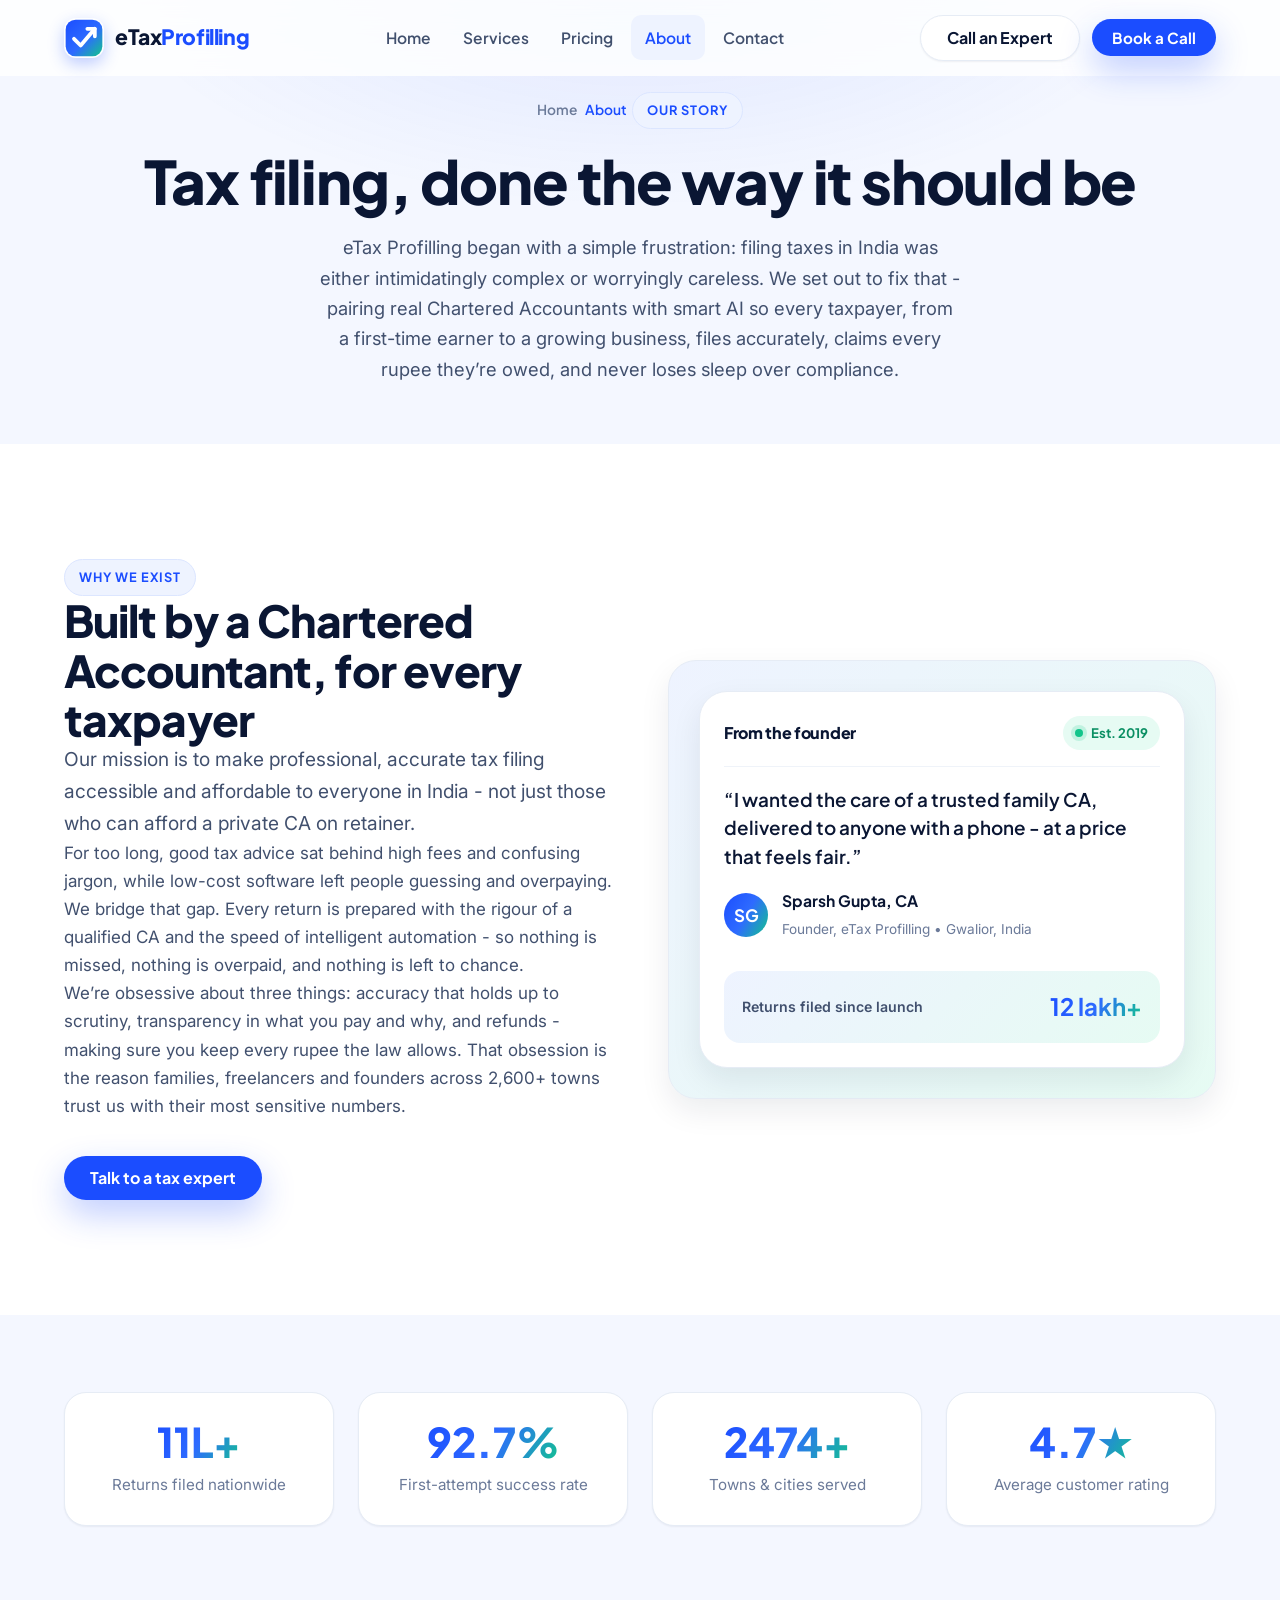
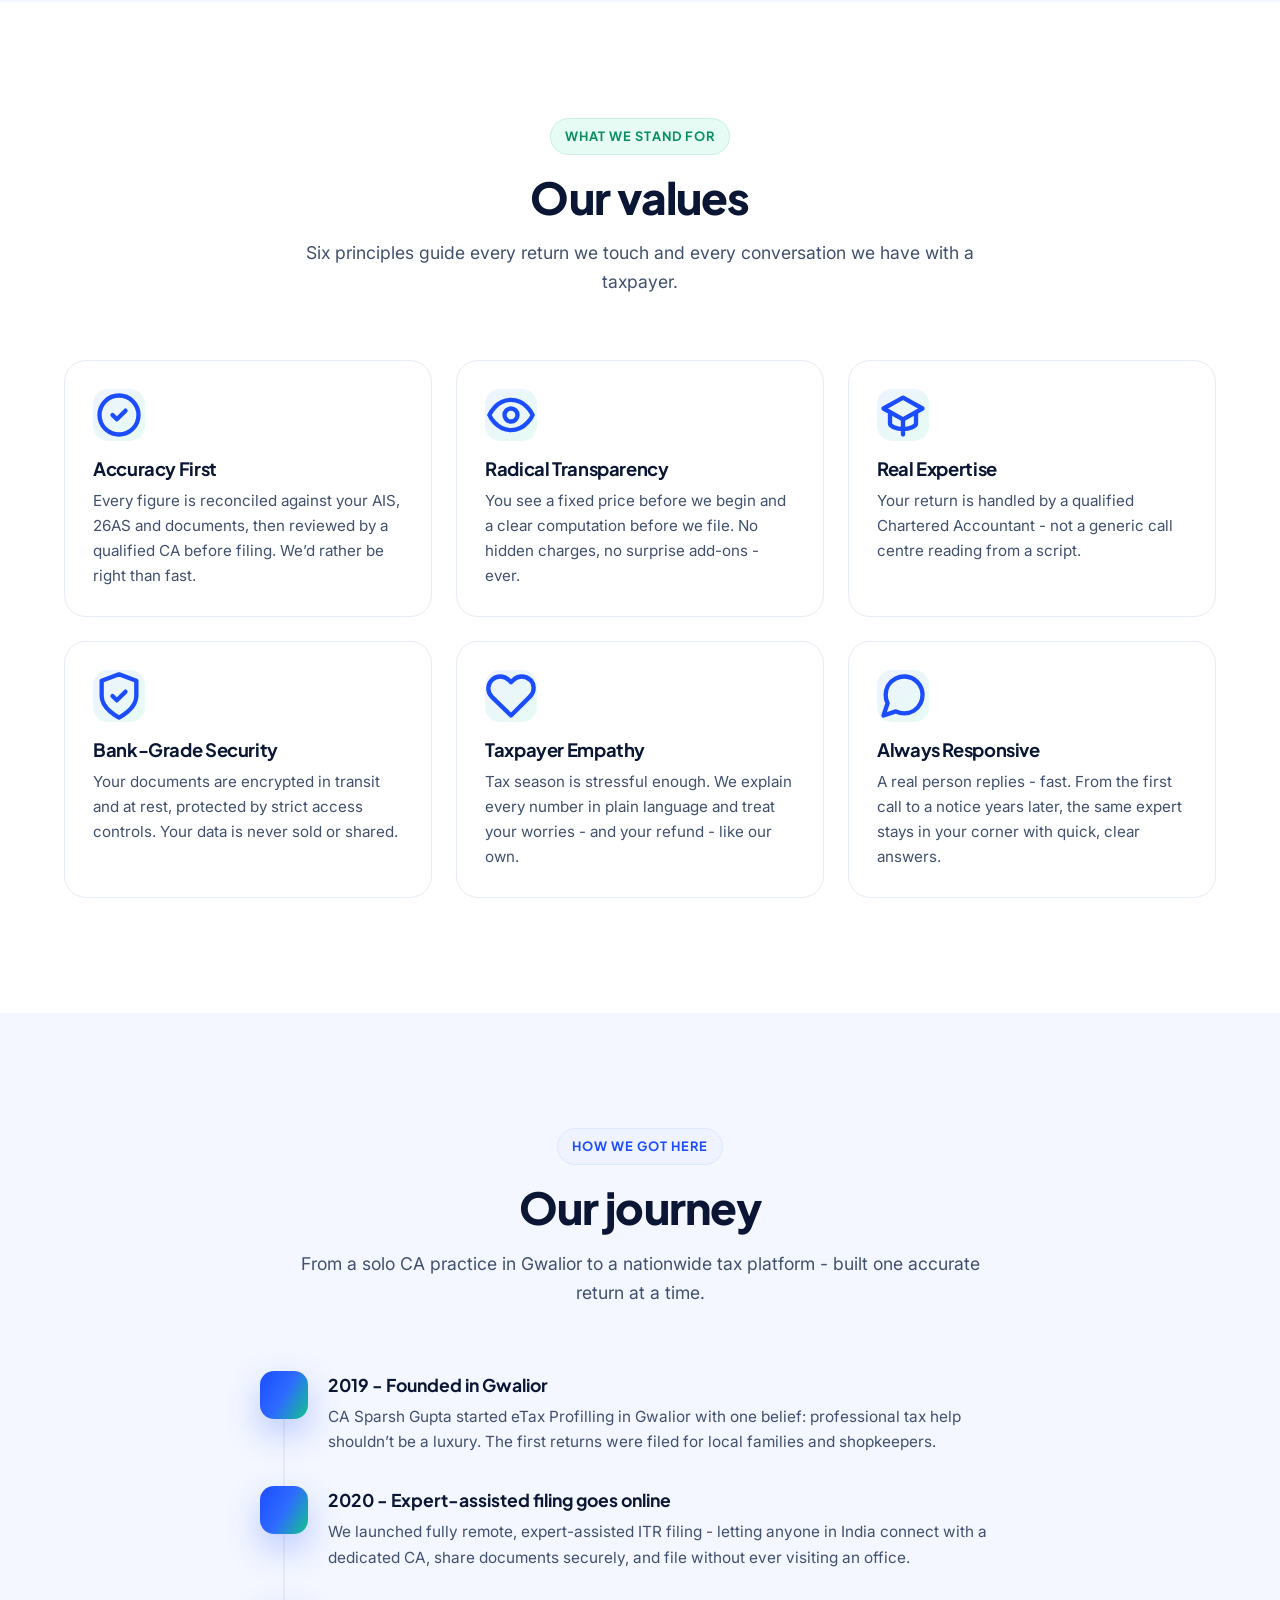
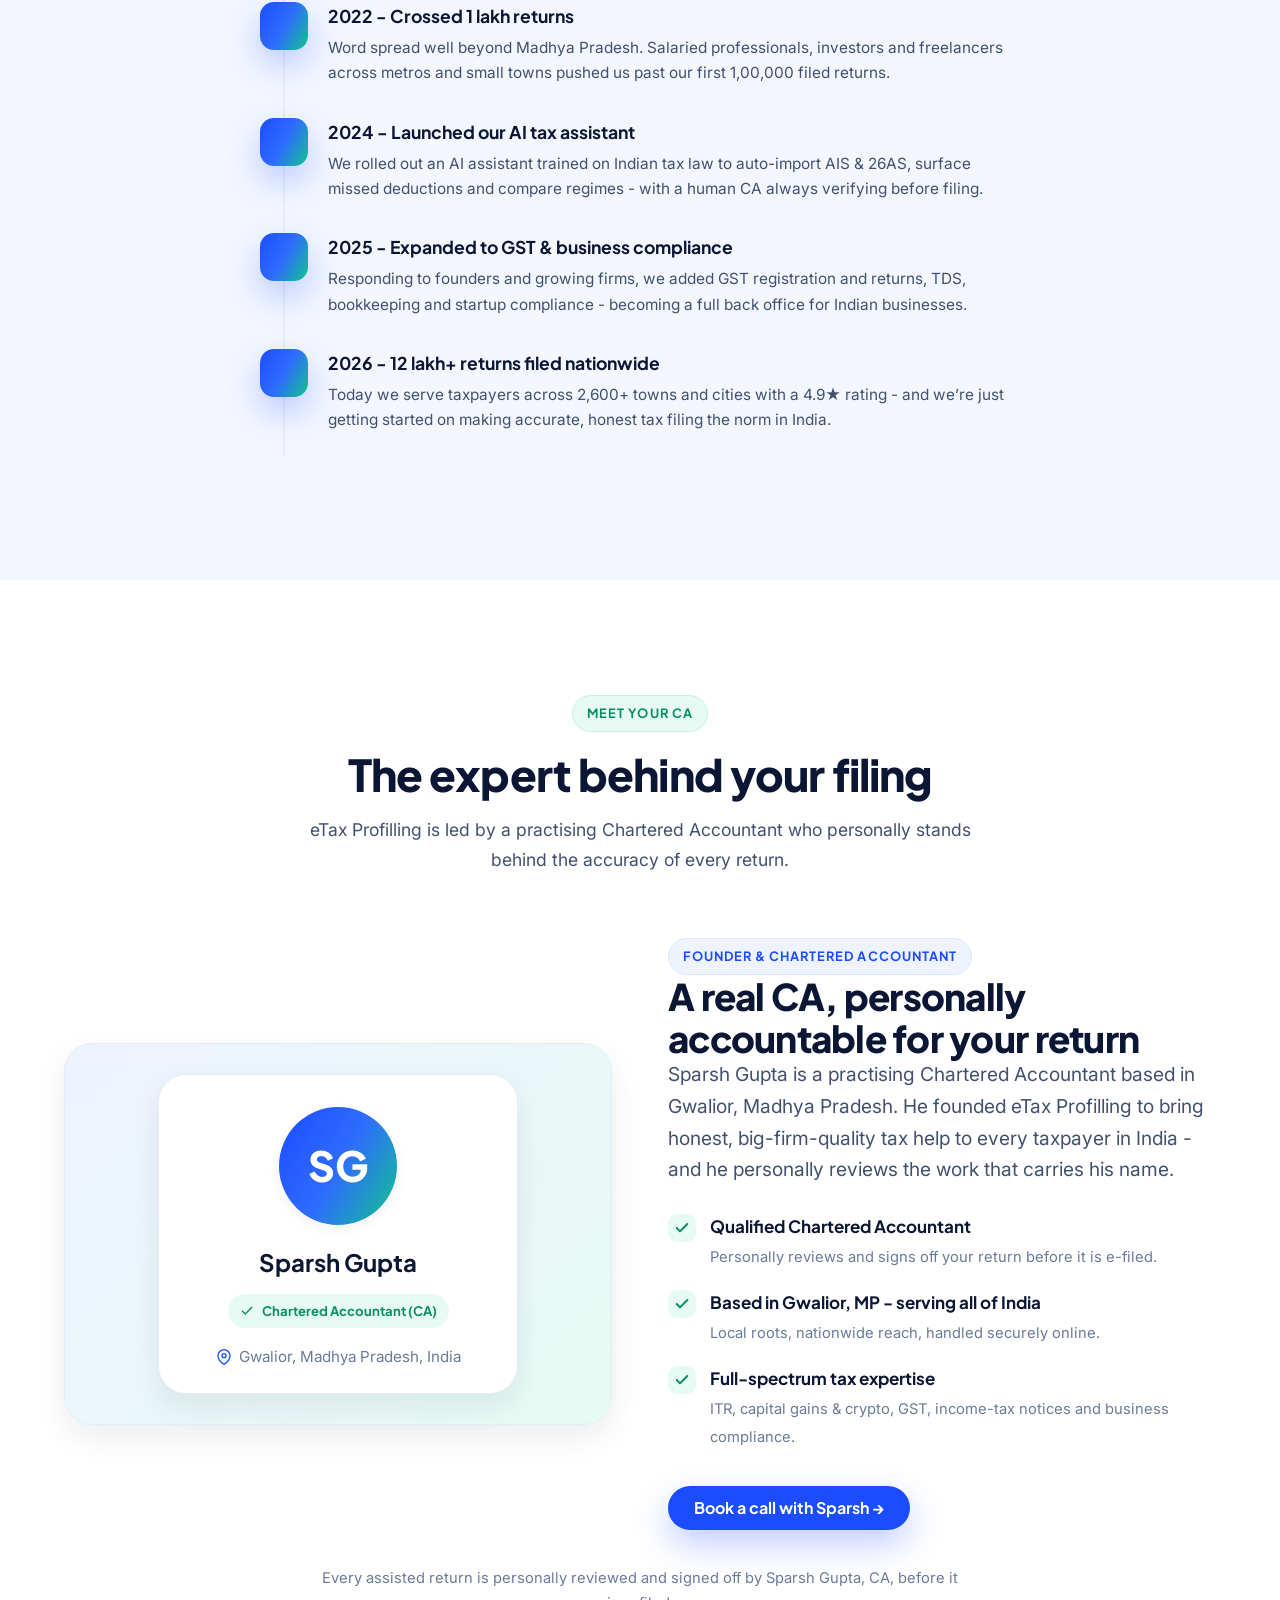
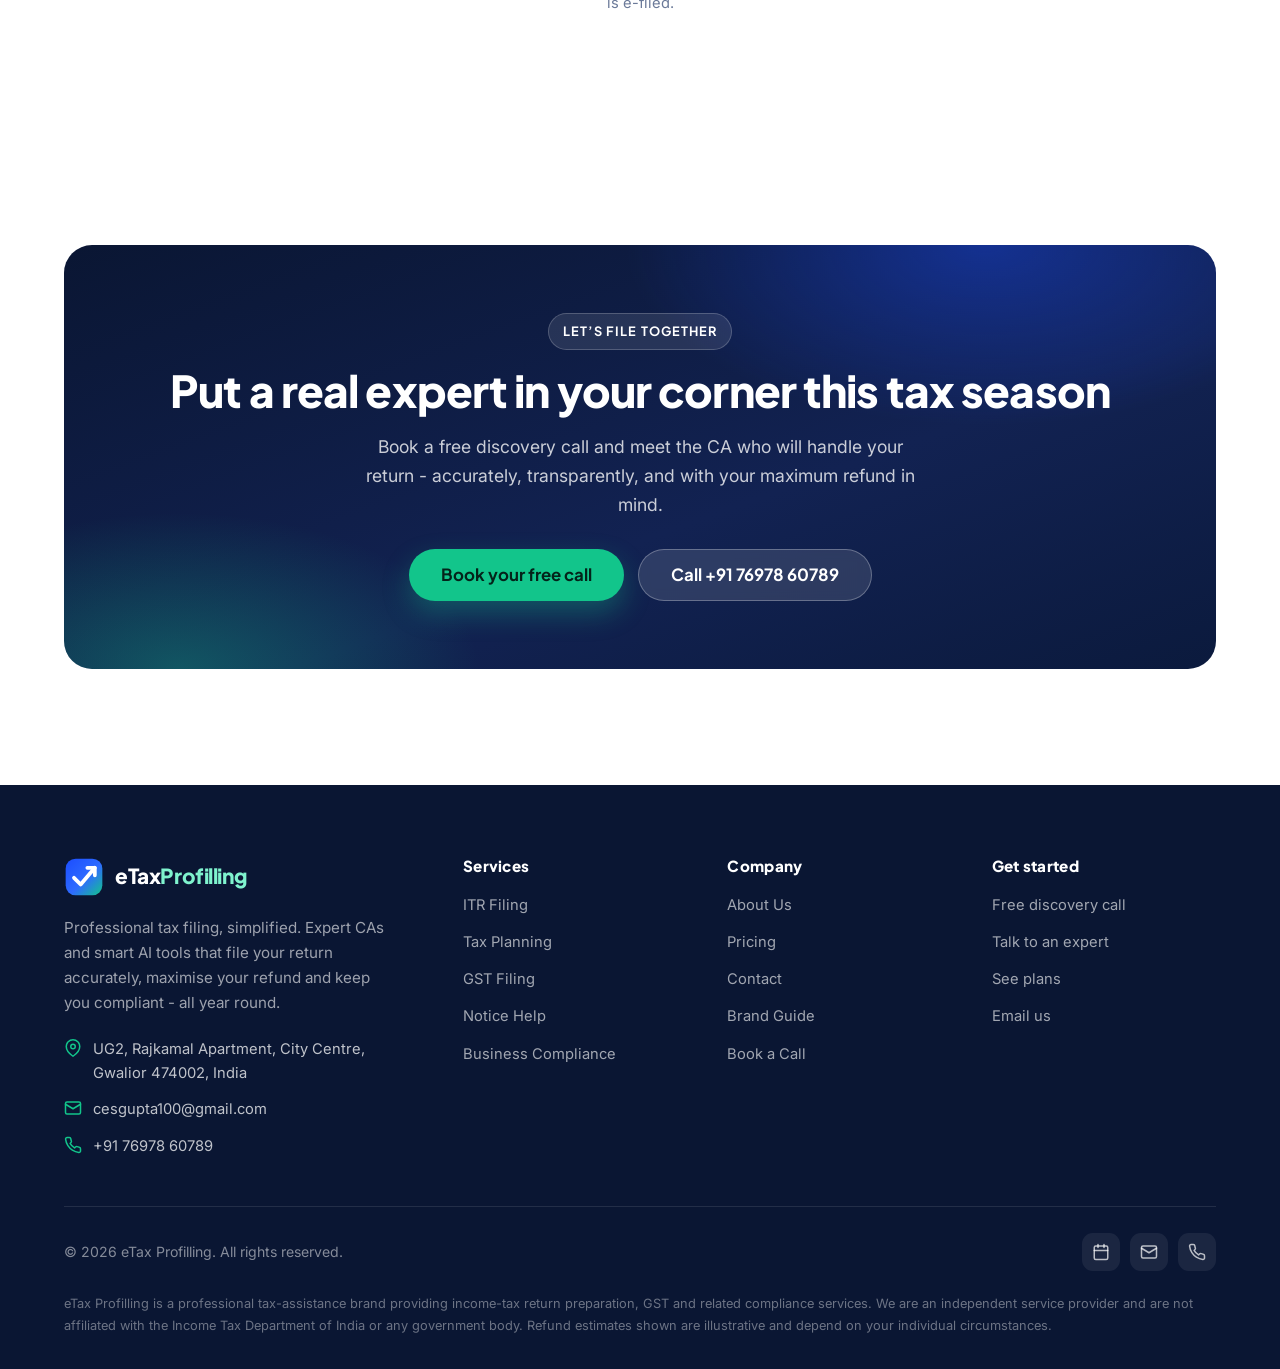
<file: about.html>
<!DOCTYPE html>
<html lang="en">
<head>
  <meta charset="UTF-8" />
  <meta name="viewport" content="width=device-width, initial-scale=1.0" />
  <script>document.documentElement.classList.add('js');</script>
  <title>About Us - Expert-Led Tax Filing | eTax Profilling</title>
  <meta name="description" content="eTax Profilling is led by Sparsh Gupta, a Chartered Accountant based in Gwalior, MP, on a mission to make accurate, affordable, professional tax filing accessible across India. Meet the CA, values and journey behind the brand." />
  <meta name="theme-color" content="#1B4DFF" />
  <link rel="icon" type="image/svg+xml" href="assets/img/favicon.svg" />
  <meta property="og:title" content="About eTax Profilling - Expert-Led Tax Filing" />
  <meta property="og:description" content="Built by Chartered Accountants, for every taxpayer. Human CA expertise plus smart AI, obsessed with accuracy, transparency and refunds." />
  <meta property="og:type" content="website" />
  <link rel="preconnect" href="https://fonts.googleapis.com" />
  <link rel="preconnect" href="https://fonts.gstatic.com" crossorigin />
  <link href="https://fonts.googleapis.com/css2?family=Inter:wght@400;500;600;700&family=Plus+Jakarta+Sans:wght@600;700;800&display=swap" rel="stylesheet" />
  <link rel="stylesheet" href="assets/css/styles.css" />
</head>
<body>

  <!-- ===================== NAV ===================== -->
  <header class="nav" id="nav">
    <div class="container nav__inner">
      <a href="index.html" class="brand" aria-label="eTax Profilling home">
        <svg class="brand__mark" viewBox="0 0 96 96" fill="none" xmlns="http://www.w3.org/2000/svg" aria-hidden="true">
          <defs><linearGradient id="nm" x1="4" y1="4" x2="92" y2="92" gradientUnits="userSpaceOnUse"><stop stop-color="#1B4DFF"/><stop offset=".55" stop-color="#2E6BFF"/><stop offset="1" stop-color="#12C58B"/></linearGradient></defs>
          <rect x="4" y="4" width="88" height="88" rx="24" fill="url(#nm)"/>
          <path d="M24 50 L40 66 L74 26" stroke="#fff" stroke-width="9" stroke-linecap="round" stroke-linejoin="round"/>
          <path d="M56 26 L74 26 L74 44" stroke="#fff" stroke-width="9" stroke-linecap="round" stroke-linejoin="round"/>
        </svg>
        <span class="brand__text">eTax<span>Profilling</span></span>
      </a>

      <nav class="nav__links" aria-label="Primary">
        <a class="nav__link" href="index.html">Home</a>
        <a class="nav__link" href="services.html">Services</a>
        <a class="nav__link" href="pricing.html">Pricing</a>
        <a class="nav__link active" href="about.html">About</a>
        <a class="nav__link" href="contact.html">Contact</a>
      </nav>

      <div class="nav__actions">
        <a class="btn btn--ghost" href="tel:+917697860789">Call an Expert</a>
        <a class="btn btn--primary nav__cta" href="https://cal.com/sparsh-gupta-vzhbrz/30min" target="_blank" rel="noopener">Book a Call</a>
        <button class="nav__toggle" aria-label="Toggle menu" aria-expanded="false"><span></span></button>
      </div>
    </div>

    <div class="nav__drawer">
      <a class="nav__link" href="index.html">Home</a>
      <a class="nav__link" href="services.html">Services</a>
      <a class="nav__link" href="pricing.html">Pricing</a>
      <a class="nav__link" href="about.html">About</a>
      <a class="nav__link" href="contact.html">Contact</a>
      <div class="nav__drawer-divider"></div>
      <a class="btn btn--ghost" href="tel:+917697860789">Call an Expert</a>
      <a class="btn btn--primary" href="https://cal.com/sparsh-gupta-vzhbrz/30min" target="_blank" rel="noopener">Book a Discovery Call</a>
    </div>
  </header>

  <main>
    <!-- ===================== PAGE HERO ===================== -->
    <section class="page-hero">
      <div class="container">
        <nav class="crumbs" aria-label="Breadcrumb">
          <a href="index.html">Home</a>
          <span>About</span>
        </nav>
        <span class="eyebrow reveal">Our story</span>
        <h1 class="reveal d1">Tax filing, done the way it should be</h1>
        <p class="lead reveal d2">eTax Profilling began with a simple frustration: filing taxes in India was either intimidatingly complex or worryingly careless. We set out to fix that - pairing real Chartered Accountants with smart AI so every taxpayer, from a first-time earner to a growing business, files accurately, claims every rupee they’re owed, and never loses sleep over compliance.</p>
      </div>
    </section>

    <!-- ===================== MISSION (split) ===================== -->
    <section class="section">
      <div class="container split">
        <div class="split__copy">
          <span class="eyebrow">Why we exist</span>
          <h2>Built by a Chartered Accountant, for every taxpayer</h2>
          <p class="lead">Our mission is to make professional, accurate tax filing accessible and affordable to everyone in India - not just those who can afford a private CA on retainer.</p>
          <p>For too long, good tax advice sat behind high fees and confusing jargon, while low-cost software left people guessing and overpaying. We bridge that gap. Every return is prepared with the rigour of a qualified CA and the speed of intelligent automation - so nothing is missed, nothing is overpaid, and nothing is left to chance.</p>
          <p>We’re obsessive about three things: accuracy that holds up to scrutiny, transparency in what you pay and why, and refunds - making sure you keep every rupee the law allows. That obsession is the reason families, freelancers and founders across 2,600+ towns trust us with their most sensitive numbers.</p>
          <div class="btn-row mt-4"><a class="btn btn--primary" href="https://cal.com/sparsh-gupta-vzhbrz/30min" target="_blank" rel="noopener">Talk to a tax expert</a></div>
        </div>
        <div class="split__media">
          <div class="media-frame">
            <div class="hero-card" style="box-shadow:var(--sh-md)">
              <div class="hero-card__top">
                <span class="brand__text" style="font-size:1rem">From the founder</span>
                <span class="hero-card__badge"><span class="hero-card__dot"></span> Est. 2019</span>
              </div>
              <p style="font-family:'Plus Jakarta Sans',sans-serif;font-weight:600;font-size:1.18rem;line-height:1.5;color:var(--ink);margin:6px 0 18px">“I wanted the care of a trusted family CA, delivered to anyone with a phone - at a price that feels fair.”</p>
              <div class="hero-card__row" style="border:none;padding-top:0">
                <span class="t-card__ava" style="margin:0">SG</span>
                <div class="meta"><b>Sparsh Gupta, CA</b><small>Founder, eTax Profilling • Gwalior, India</small></div>
              </div>
              <div class="hero-card__refund"><small>Returns filed since launch</small><b><span class="gradient-text">12 lakh+</span></b></div>
            </div>
          </div>
        </div>
      </div>
    </section>

    <!-- ===================== STATS ===================== -->
    <section class="section section--tight section--soft">
      <div class="container">
        <div class="stats">
          <div class="stat reveal"><div class="stat__num"><span class="gradient-text"><span data-count="12">0</span>L+</span></div><div class="stat__label">Returns filed nationwide</div></div>
          <div class="stat reveal d1"><div class="stat__num"><span class="gradient-text"><span data-count="97.4" data-decimals="1">0</span>%</span></div><div class="stat__label">First-attempt success rate</div></div>
          <div class="stat reveal d2"><div class="stat__num"><span class="gradient-text"><span data-count="2600">0</span>+</span></div><div class="stat__label">Towns &amp; cities served</div></div>
          <div class="stat reveal d3"><div class="stat__num"><span class="gradient-text"><span data-count="4.9" data-decimals="1">0</span>★</span></div><div class="stat__label">Average customer rating</div></div>
        </div>
      </div>
    </section>

    <!-- ===================== VALUES ===================== -->
    <section class="section">
      <div class="container">
        <div class="section-head">
          <span class="eyebrow eyebrow--accent">What we stand for</span>
          <h2>Our values</h2>
          <p>Six principles guide every return we touch and every conversation we have with a taxpayer.</p>
        </div>
        <div class="values">
          <div class="value reveal">
            <div class="ico"><svg viewBox="0 0 24 24" fill="none" stroke="currentColor" stroke-width="2" stroke-linecap="round" stroke-linejoin="round"><circle cx="12" cy="12" r="9"/><path d="M9 12l2 2 4-4"/></svg></div>
            <h3>Accuracy First</h3>
            <p>Every figure is reconciled against your AIS, 26AS and documents, then reviewed by a qualified CA before filing. We’d rather be right than fast.</p>
          </div>
          <div class="value reveal d1">
            <div class="ico"><svg viewBox="0 0 24 24" fill="none" stroke="currentColor" stroke-width="2" stroke-linecap="round" stroke-linejoin="round"><path d="M2 12s3-7 10-7 10 7 10 7-3 7-10 7-10-7-10-7z"/><circle cx="12" cy="12" r="3"/></svg></div>
            <h3>Radical Transparency</h3>
            <p>You see a fixed price before we begin and a clear computation before we file. No hidden charges, no surprise add-ons - ever.</p>
          </div>
          <div class="value reveal d2">
            <div class="ico"><svg viewBox="0 0 24 24" fill="none" stroke="currentColor" stroke-width="2" stroke-linecap="round" stroke-linejoin="round"><path d="M12 14l9-5-9-5-9 5 9 5z"/><path d="M12 14v7M6 11.5V16c0 1 2.7 2.5 6 2.5s6-1.5 6-2.5v-4.5"/></svg></div>
            <h3>Real Expertise</h3>
            <p>Your return is handled by a qualified Chartered Accountant - not a generic call centre reading from a script.</p>
          </div>
          <div class="value reveal">
            <div class="ico"><svg viewBox="0 0 24 24" fill="none" stroke="currentColor" stroke-width="2" stroke-linecap="round" stroke-linejoin="round"><path d="M12 22s8-4 8-10V5l-8-3-8 3v7c0 6 8 10 8 10z"/><path d="M9 12l2 2 4-4"/></svg></div>
            <h3>Bank-Grade Security</h3>
            <p>Your documents are encrypted in transit and at rest, protected by strict access controls. Your data is never sold or shared.</p>
          </div>
          <div class="value reveal d1">
            <div class="ico"><svg viewBox="0 0 24 24" fill="none" stroke="currentColor" stroke-width="2" stroke-linecap="round" stroke-linejoin="round"><path d="M20.84 4.61a5.5 5.5 0 0 0-7.78 0L12 5.67l-1.06-1.06a5.5 5.5 0 0 0-7.78 7.78L12 21l8.84-8.84a5.5 5.5 0 0 0 0-7.78z"/></svg></div>
            <h3>Taxpayer Empathy</h3>
            <p>Tax season is stressful enough. We explain every number in plain language and treat your worries - and your refund - like our own.</p>
          </div>
          <div class="value reveal d2">
            <div class="ico"><svg viewBox="0 0 24 24" fill="none" stroke="currentColor" stroke-width="2" stroke-linecap="round" stroke-linejoin="round"><path d="M21 11.5a8.38 8.38 0 0 1-.9 3.8 8.5 8.5 0 0 1-7.6 4.7 8.38 8.38 0 0 1-3.8-.9L3 21l1.9-5.7a8.38 8.38 0 0 1-.9-3.8 8.5 8.5 0 0 1 4.7-7.6 8.38 8.38 0 0 1 3.8-.9h.5a8.48 8.48 0 0 1 8 8v.5z"/></svg></div>
            <h3>Always Responsive</h3>
            <p>A real person replies - fast. From the first call to a notice years later, the same expert stays in your corner with quick, clear answers.</p>
          </div>
        </div>
      </div>
    </section>

    <!-- ===================== JOURNEY / TIMELINE ===================== -->
    <section class="section section--soft">
      <div class="container">
        <div class="section-head">
          <span class="eyebrow">How we got here</span>
          <h2>Our journey</h2>
          <p>From a solo CA practice in Gwalior to a nationwide tax platform - built one accurate return at a time.</p>
        </div>
        <div class="timeline">
          <div class="tl-item reveal">
            <div class="tl-item__dot"></div>
            <b>2019 - Founded in Gwalior</b>
            <p>CA Sparsh Gupta started eTax Profilling in Gwalior with one belief: professional tax help shouldn’t be a luxury. The first returns were filed for local families and shopkeepers.</p>
          </div>
          <div class="tl-item reveal d1">
            <div class="tl-item__dot"></div>
            <b>2020 - Expert-assisted filing goes online</b>
            <p>We launched fully remote, expert-assisted ITR filing - letting anyone in India connect with a dedicated CA, share documents securely, and file without ever visiting an office.</p>
          </div>
          <div class="tl-item reveal d2">
            <div class="tl-item__dot"></div>
            <b>2022 - Crossed 1 lakh returns</b>
            <p>Word spread well beyond Madhya Pradesh. Salaried professionals, investors and freelancers across metros and small towns pushed us past our first 1,00,000 filed returns.</p>
          </div>
          <div class="tl-item reveal">
            <div class="tl-item__dot"></div>
            <b>2024 - Launched our AI tax assistant</b>
            <p>We rolled out an AI assistant trained on Indian tax law to auto-import AIS &amp; 26AS, surface missed deductions and compare regimes - with a human CA always verifying before filing.</p>
          </div>
          <div class="tl-item reveal d1">
            <div class="tl-item__dot"></div>
            <b>2025 - Expanded to GST &amp; business compliance</b>
            <p>Responding to founders and growing firms, we added GST registration and returns, TDS, bookkeeping and startup compliance - becoming a full back office for Indian businesses.</p>
          </div>
          <div class="tl-item reveal d2">
            <div class="tl-item__dot"></div>
            <b>2026 - 12 lakh+ returns filed nationwide</b>
            <p>Today we serve taxpayers across 2,600+ towns and cities with a 4.9★ rating - and we’re just getting started on making accurate, honest tax filing the norm in India.</p>
          </div>
        </div>
      </div>
    </section>

    <!-- ===================== FOUNDER / YOUR CA ===================== -->
    <section class="section">
      <div class="container">
        <div class="section-head">
          <span class="eyebrow eyebrow--accent">Meet your CA</span>
          <h2>The expert behind your filing</h2>
          <p>eTax Profilling is led by a practising Chartered Accountant who personally stands behind the accuracy of every return.</p>
        </div>
        <div class="split">
          <div class="split__media">
            <div class="media-frame" style="display:flex;justify-content:center">
              <div class="hero-card reveal" style="max-width:360px;width:100%;text-align:center;box-shadow:var(--sh-md)">
                <span class="member__ava" style="width:118px;height:118px;border-radius:50%;margin:8px auto 18px;font-size:2.6rem">SG</span>
                <b style="font-family:'Plus Jakarta Sans',sans-serif;font-size:1.5rem;color:var(--ink);display:block">Sparsh Gupta</b>
                <span class="hero-card__badge" style="margin:12px auto 0">
                  <svg viewBox="0 0 24 24" fill="none" stroke="currentColor" stroke-width="2.4" stroke-linecap="round" stroke-linejoin="round" style="width:14px;height:14px"><path d="M20 6 9 17l-5-5"/></svg>
                  Chartered Accountant (CA)
                </span>
                <p style="display:flex;align-items:center;justify-content:center;gap:7px;color:var(--ink-3);font-size:.95rem;margin-top:16px">
                  <svg viewBox="0 0 24 24" fill="none" stroke="currentColor" stroke-width="2" stroke-linecap="round" stroke-linejoin="round" style="width:16px;height:16px;color:var(--brand-primary);flex-shrink:0"><path d="M21 10c0 7-9 13-9 13s-9-6-9-13a9 9 0 0 1 18 0z"/><circle cx="12" cy="10" r="3"/></svg>
                  Gwalior, Madhya Pradesh, India
                </p>
              </div>
            </div>
          </div>
          <div class="split__copy">
            <span class="eyebrow">Founder &amp; Chartered Accountant</span>
            <h3 style="font-size:clamp(1.7rem,3vw,2.3rem);line-height:1.15">A real CA, personally accountable for your return</h3>
            <p class="lead">Sparsh Gupta is a practising Chartered Accountant based in Gwalior, Madhya Pradesh. He founded eTax Profilling to bring honest, big-firm-quality tax help to every taxpayer in India - and he personally reviews the work that carries his name.</p>
            <ul class="feature-list">
              <li><span class="tick"><svg viewBox="0 0 24 24" fill="none" stroke="currentColor" stroke-width="3" stroke-linecap="round" stroke-linejoin="round"><path d="M20 6 9 17l-5-5"/></svg></span><div><b>Qualified Chartered Accountant</b><small>Personally reviews and signs off your return before it is e-filed.</small></div></li>
              <li><span class="tick"><svg viewBox="0 0 24 24" fill="none" stroke="currentColor" stroke-width="3" stroke-linecap="round" stroke-linejoin="round"><path d="M20 6 9 17l-5-5"/></svg></span><div><b>Based in Gwalior, MP - serving all of India</b><small>Local roots, nationwide reach, handled securely online.</small></div></li>
              <li><span class="tick"><svg viewBox="0 0 24 24" fill="none" stroke="currentColor" stroke-width="3" stroke-linecap="round" stroke-linejoin="round"><path d="M20 6 9 17l-5-5"/></svg></span><div><b>Full-spectrum tax expertise</b><small>ITR, capital gains &amp; crypto, GST, income-tax notices and business compliance.</small></div></li>
            </ul>
            <div class="btn-row mt-4"><a class="btn btn--primary" href="https://cal.com/sparsh-gupta-vzhbrz/30min" target="_blank" rel="noopener">Book a call with Sparsh →</a></div>
          </div>
        </div>
        <p class="center mt-4" style="color:var(--ink-3);font-size:.92rem;max-width:640px;margin-inline:auto">Every assisted return is personally reviewed and signed off by Sparsh Gupta, CA, before it is e-filed.</p>
      </div>
    </section>

    <!-- ===================== CTA BAND ===================== -->
    <section class="section">
      <div class="container">
        <div class="cta-band reveal">
          <span class="eyebrow" style="background:rgba(255,255,255,.1);color:#fff;border-color:rgba(255,255,255,.2)">Let’s file together</span>
          <h2 style="margin-top:16px">Put a real expert in your corner this tax season</h2>
          <p>Book a free discovery call and meet the CA who will handle your return - accurately, transparently, and with your maximum refund in mind.</p>
          <div class="btn-row" style="justify-content:center">
            <a class="btn btn--accent btn--lg" href="https://cal.com/sparsh-gupta-vzhbrz/30min" target="_blank" rel="noopener">Book your free call</a>
            <a class="btn btn--light btn--lg" href="tel:+917697860789">Call +91 76978 60789</a>
          </div>
        </div>
      </div>
    </section>
  </main>

  <!-- ===================== FOOTER ===================== -->
  <footer class="footer">
    <div class="container">
      <div class="footer__grid">
        <div class="footer__brand">
          <a href="index.html" class="footlogo">
            <svg class="footlogo__mark" viewBox="0 0 96 96" fill="none" xmlns="http://www.w3.org/2000/svg" aria-hidden="true">
              <defs><linearGradient id="fm" x1="4" y1="4" x2="92" y2="92" gradientUnits="userSpaceOnUse"><stop stop-color="#1B4DFF"/><stop offset=".55" stop-color="#2E6BFF"/><stop offset="1" stop-color="#12C58B"/></linearGradient></defs>
              <rect x="4" y="4" width="88" height="88" rx="24" fill="url(#fm)"/>
              <path d="M24 50 L40 66 L74 26" stroke="#fff" stroke-width="9" stroke-linecap="round" stroke-linejoin="round"/>
              <path d="M56 26 L74 26 L74 44" stroke="#fff" stroke-width="9" stroke-linecap="round" stroke-linejoin="round"/>
            </svg>
            <span class="footlogo__text">eTax<span>Profilling</span></span>
          </a>
          <p>Professional tax filing, simplified. Expert CAs and smart AI tools that file your return accurately, maximise your refund and keep you compliant - all year round.</p>
          <div class="footer__contact">
            <a href="https://maps.google.com/?q=City+Centre+Gwalior+474002" target="_blank" rel="noopener"><svg viewBox="0 0 24 24" fill="none" stroke="currentColor" stroke-width="2" stroke-linecap="round" stroke-linejoin="round"><path d="M21 10c0 7-9 13-9 13s-9-6-9-13a9 9 0 0 1 18 0z"/><circle cx="12" cy="10" r="3"/></svg> UG2, Rajkamal Apartment, City Centre, Gwalior 474002, India</a>
            <a href="mailto:cesgupta100@gmail.com"><svg viewBox="0 0 24 24" fill="none" stroke="currentColor" stroke-width="2" stroke-linecap="round" stroke-linejoin="round"><rect x="2" y="4" width="20" height="16" rx="2"/><path d="m22 7-10 6L2 7"/></svg> cesgupta100@gmail.com</a>
            <a href="tel:+917697860789"><svg viewBox="0 0 24 24" fill="none" stroke="currentColor" stroke-width="2" stroke-linecap="round" stroke-linejoin="round"><path d="M22 16.92v3a2 2 0 0 1-2.18 2 19.79 19.79 0 0 1-8.63-3.07 19.5 19.5 0 0 1-6-6 19.79 19.79 0 0 1-3.07-8.67A2 2 0 0 1 4.11 2h3a2 2 0 0 1 2 1.72c.13.96.36 1.9.68 2.81a2 2 0 0 1-.45 2.11L8.09 9.91a16 16 0 0 0 6 6l1.27-1.27a2 2 0 0 1 2.11-.45c.91.32 1.85.55 2.81.68A2 2 0 0 1 22 16.92z"/></svg> +91 76978 60789</a>
          </div>
        </div>
        <div class="footer__col">
          <h5>Services</h5>
          <ul>
            <li><a href="services.html#itr">ITR Filing</a></li>
            <li><a href="services.html#tax-planning">Tax Planning</a></li>
            <li><a href="services.html#gst">GST Filing</a></li>
            <li><a href="services.html#notice">Notice Help</a></li>
            <li><a href="services.html#business">Business Compliance</a></li>
          </ul>
        </div>
        <div class="footer__col">
          <h5>Company</h5>
          <ul>
            <li><a href="about.html">About Us</a></li>
            <li><a href="pricing.html">Pricing</a></li>
            <li><a href="contact.html">Contact</a></li>
            <li><a href="style-guide.html">Brand Guide</a></li>
            <li><a href="https://cal.com/sparsh-gupta-vzhbrz/30min" target="_blank" rel="noopener">Book a Call</a></li>
          </ul>
        </div>
        <div class="footer__col">
          <h5>Get started</h5>
          <ul>
            <li><a href="https://cal.com/sparsh-gupta-vzhbrz/30min" target="_blank" rel="noopener">Free discovery call</a></li>
            <li><a href="contact.html">Talk to an expert</a></li>
            <li><a href="pricing.html">See plans</a></li>
            <li><a href="mailto:cesgupta100@gmail.com">Email us</a></li>
          </ul>
        </div>
      </div>
      <div class="footer__bottom">
        <p>© <span id="year">2026</span> eTax Profilling. All rights reserved.</p>
        <div class="footer__social">
          <a href="https://cal.com/sparsh-gupta-vzhbrz/30min" target="_blank" rel="noopener" aria-label="Book a call"><svg viewBox="0 0 24 24" fill="none" stroke="currentColor" stroke-width="2" stroke-linecap="round" stroke-linejoin="round"><rect x="3" y="4" width="18" height="18" rx="2"/><path d="M16 2v4M8 2v4M3 10h18"/></svg></a>
          <a href="mailto:cesgupta100@gmail.com" aria-label="Email"><svg viewBox="0 0 24 24" fill="none" stroke="currentColor" stroke-width="2" stroke-linecap="round" stroke-linejoin="round"><rect x="2" y="4" width="20" height="16" rx="2"/><path d="m22 7-10 6L2 7"/></svg></a>
          <a href="tel:+917697860789" aria-label="Phone"><svg viewBox="0 0 24 24" fill="none" stroke="currentColor" stroke-width="2" stroke-linecap="round" stroke-linejoin="round"><path d="M22 16.92v3a2 2 0 0 1-2.18 2 19.79 19.79 0 0 1-8.63-3.07 19.5 19.5 0 0 1-6-6 19.79 19.79 0 0 1-3.07-8.67A2 2 0 0 1 4.11 2h3a2 2 0 0 1 2 1.72c.13.96.36 1.9.68 2.81a2 2 0 0 1-.45 2.11L8.09 9.91a16 16 0 0 0 6 6l1.27-1.27a2 2 0 0 1 2.11-.45c.91.32 1.85.55 2.81.68A2 2 0 0 1 22 16.92z"/></svg></a>
        </div>
      </div>
      <p class="footer__disclaimer">eTax Profilling is a professional tax-assistance brand providing income-tax return preparation, GST and related compliance services. We are an independent service provider and are not affiliated with the Income Tax Department of India or any government body. Refund estimates shown are illustrative and depend on your individual circumstances.</p>
    </div>
  </footer>

  <script src="assets/js/main.js"></script>
</body>
</html>
</file>
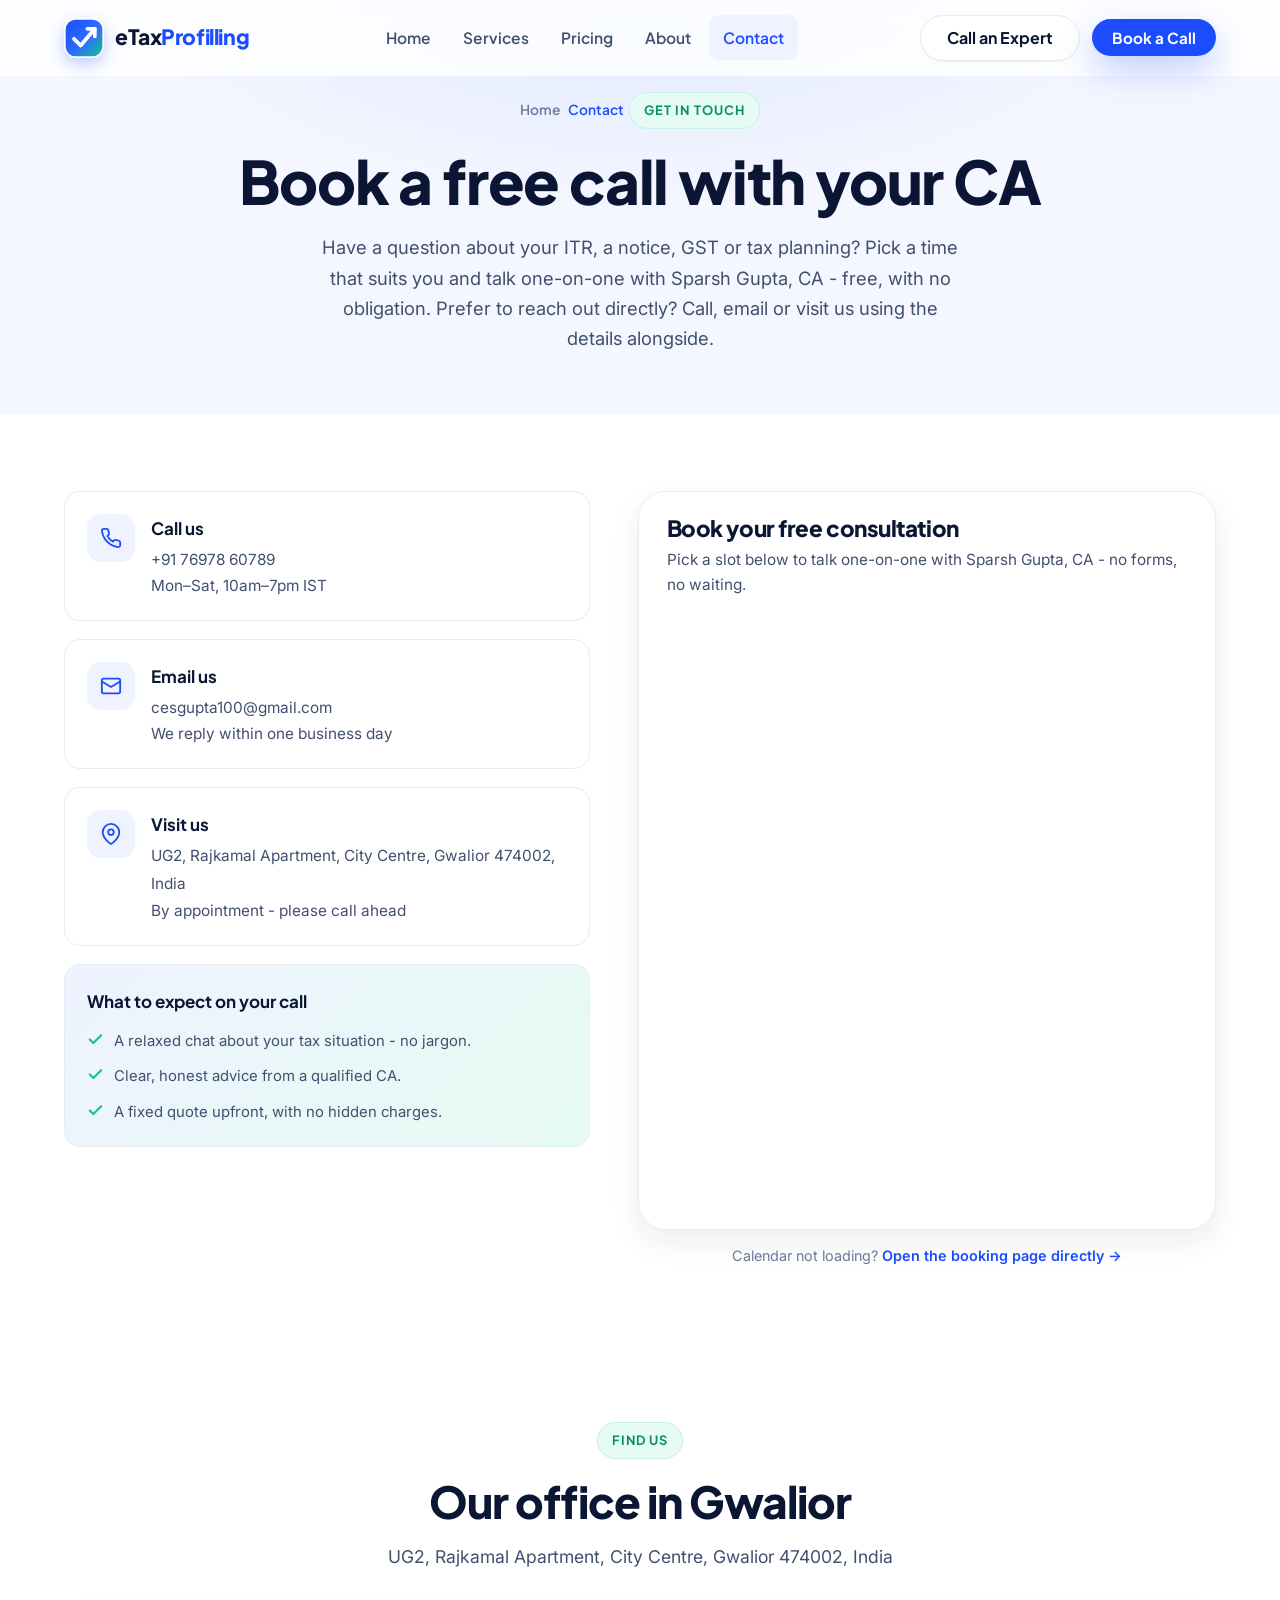
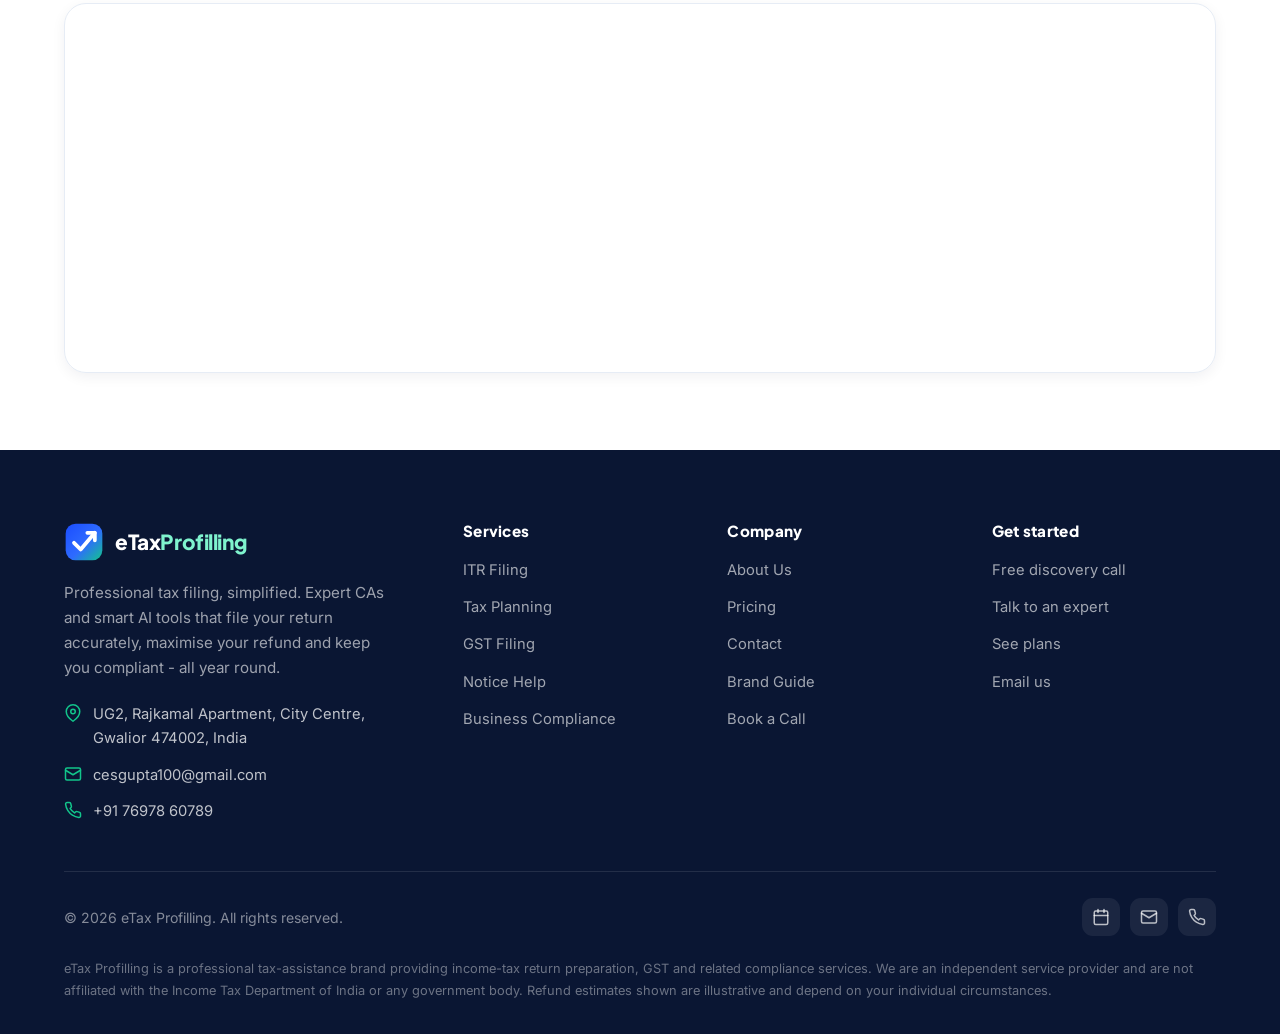
<file: contact.html>
<!DOCTYPE html>
<html lang="en">
<head>
  <meta charset="UTF-8" />
  <meta name="viewport" content="width=device-width, initial-scale=1.0" />
  <script>document.documentElement.classList.add('js');</script>
  <title>Contact Us - Talk to a Tax Expert | eTax Profilling</title>
  <meta name="description" content="Talk to a tax expert at eTax Profilling. Call +91 76978 60789, email cesgupta100@gmail.com, visit our Gwalior office, or book a free discovery call online." />
  <meta name="theme-color" content="#1B4DFF" />
  <link rel="icon" type="image/svg+xml" href="assets/img/favicon.svg" />
  <meta property="og:title" content="Contact Us - Talk to a Tax Expert | eTax Profilling" />
  <meta property="og:description" content="Reach the eTax Profilling team for ITR filing, tax planning, GST and notice help. Call, email or book a free discovery call." />
  <meta property="og:type" content="website" />
  <link rel="preconnect" href="https://fonts.googleapis.com" />
  <link rel="preconnect" href="https://fonts.gstatic.com" crossorigin />
  <link href="https://fonts.googleapis.com/css2?family=Inter:wght@400;500;600;700&family=Plus+Jakarta+Sans:wght@600;700;800&display=swap" rel="stylesheet" />
  <link rel="stylesheet" href="assets/css/styles.css" />
</head>
<body>

  <!-- ===================== NAV ===================== -->
  <header class="nav" id="nav">
    <div class="container nav__inner">
      <a href="index.html" class="brand" aria-label="eTax Profilling home">
        <svg class="brand__mark" viewBox="0 0 96 96" fill="none" xmlns="http://www.w3.org/2000/svg" aria-hidden="true">
          <defs><linearGradient id="nm" x1="4" y1="4" x2="92" y2="92" gradientUnits="userSpaceOnUse"><stop stop-color="#1B4DFF"/><stop offset=".55" stop-color="#2E6BFF"/><stop offset="1" stop-color="#12C58B"/></linearGradient></defs>
          <rect x="4" y="4" width="88" height="88" rx="24" fill="url(#nm)"/>
          <path d="M24 50 L40 66 L74 26" stroke="#fff" stroke-width="9" stroke-linecap="round" stroke-linejoin="round"/>
          <path d="M56 26 L74 26 L74 44" stroke="#fff" stroke-width="9" stroke-linecap="round" stroke-linejoin="round"/>
        </svg>
        <span class="brand__text">eTax<span>Profilling</span></span>
      </a>

      <nav class="nav__links" aria-label="Primary">
        <a class="nav__link" href="index.html">Home</a>
        <a class="nav__link" href="services.html">Services</a>
        <a class="nav__link" href="pricing.html">Pricing</a>
        <a class="nav__link" href="about.html">About</a>
        <a class="nav__link active" href="contact.html">Contact</a>
      </nav>

      <div class="nav__actions">
        <a class="btn btn--ghost" href="tel:+917697860789">Call an Expert</a>
        <a class="btn btn--primary nav__cta" href="https://cal.com/sparsh-gupta-vzhbrz/30min" target="_blank" rel="noopener">Book a Call</a>
        <button class="nav__toggle" aria-label="Toggle menu" aria-expanded="false"><span></span></button>
      </div>
    </div>

    <div class="nav__drawer">
      <a class="nav__link" href="index.html">Home</a>
      <a class="nav__link" href="services.html">Services</a>
      <a class="nav__link" href="pricing.html">Pricing</a>
      <a class="nav__link" href="about.html">About</a>
      <a class="nav__link" href="contact.html">Contact</a>
      <div class="nav__drawer-divider"></div>
      <a class="btn btn--ghost" href="tel:+917697860789">Call an Expert</a>
      <a class="btn btn--primary" href="https://cal.com/sparsh-gupta-vzhbrz/30min" target="_blank" rel="noopener">Book a Discovery Call</a>
    </div>
  </header>

  <main>
    <!-- ===================== PAGE HERO ===================== -->
    <section class="page-hero">
      <div class="container">
        <nav class="crumbs" aria-label="Breadcrumb">
          <a href="index.html">Home</a>
          <span>Contact</span>
        </nav>
        <span class="eyebrow eyebrow--accent reveal">Get in touch</span>
        <h1 class="reveal d1">Book a free call with your CA</h1>
        <p class="lead reveal d2">Have a question about your ITR, a notice, GST or tax planning? Pick a time that suits you and talk one-on-one with Sparsh Gupta, CA - free, with no obligation. Prefer to reach out directly? Call, email or visit us using the details alongside.</p>
      </div>
    </section>

    <!-- ===================== CONTACT GRID ===================== -->
    <section class="section section--tight">
      <div class="container">
        <div class="contact-grid">
          <!-- LEFT: contact info -->
          <div class="contact-info">
            <div class="contact-tile reveal">
              <span class="ico"><svg viewBox="0 0 24 24" fill="none" stroke="currentColor" stroke-width="2" stroke-linecap="round" stroke-linejoin="round"><path d="M22 16.92v3a2 2 0 0 1-2.18 2 19.79 19.79 0 0 1-8.63-3.07 19.5 19.5 0 0 1-6-6 19.79 19.79 0 0 1-3.07-8.67A2 2 0 0 1 4.11 2h3a2 2 0 0 1 2 1.72c.13.96.36 1.9.68 2.81a2 2 0 0 1-.45 2.11L8.09 9.91a16 16 0 0 0 6 6l1.27-1.27a2 2 0 0 1 2.11-.45c.91.32 1.85.55 2.81.68A2 2 0 0 1 22 16.92z"/></svg></span>
              <div class="contact-tile__body">
                <b>Call us</b>
                <a href="tel:+917697860789">+91 76978 60789</a>
                <p>Mon–Sat, 10am–7pm IST</p>
              </div>
            </div>

            <div class="contact-tile reveal d1">
              <span class="ico"><svg viewBox="0 0 24 24" fill="none" stroke="currentColor" stroke-width="2" stroke-linecap="round" stroke-linejoin="round"><rect x="2" y="4" width="20" height="16" rx="2"/><path d="m22 7-10 6L2 7"/></svg></span>
              <div class="contact-tile__body">
                <b>Email us</b>
                <a href="mailto:cesgupta100@gmail.com">cesgupta100@gmail.com</a>
                <p>We reply within one business day</p>
              </div>
            </div>

            <div class="contact-tile reveal d2">
              <span class="ico"><svg viewBox="0 0 24 24" fill="none" stroke="currentColor" stroke-width="2" stroke-linecap="round" stroke-linejoin="round"><path d="M21 10c0 7-9 13-9 13s-9-6-9-13a9 9 0 0 1 18 0z"/><circle cx="12" cy="10" r="3"/></svg></span>
              <div class="contact-tile__body">
                <b>Visit us</b>
                <a href="https://maps.google.com/?q=City+Centre+Gwalior+474002" target="_blank" rel="noopener">UG2, Rajkamal Apartment, City Centre, Gwalior 474002, India</a>
                <p>By appointment - please call ahead</p>
              </div>
            </div>

            <div class="reveal d3" style="background:var(--grad-brand-soft);border:1px solid var(--line);border-radius:var(--r-md);padding:22px">
              <b style="font-family:'Plus Jakarta Sans',sans-serif;color:var(--ink);display:block;margin-bottom:14px">What to expect on your call</b>
              <ul style="display:grid;gap:11px">
                <li style="display:flex;gap:10px;align-items:flex-start;font-size:.93rem;color:var(--ink-2)"><svg viewBox="0 0 24 24" fill="none" stroke="var(--brand-accent)" stroke-width="3" stroke-linecap="round" stroke-linejoin="round" style="width:17px;height:17px;flex-shrink:0;margin-top:2px"><path d="M20 6 9 17l-5-5"/></svg> A relaxed chat about your tax situation - no jargon.</li>
                <li style="display:flex;gap:10px;align-items:flex-start;font-size:.93rem;color:var(--ink-2)"><svg viewBox="0 0 24 24" fill="none" stroke="var(--brand-accent)" stroke-width="3" stroke-linecap="round" stroke-linejoin="round" style="width:17px;height:17px;flex-shrink:0;margin-top:2px"><path d="M20 6 9 17l-5-5"/></svg> Clear, honest advice from a qualified CA.</li>
                <li style="display:flex;gap:10px;align-items:flex-start;font-size:.93rem;color:var(--ink-2)"><svg viewBox="0 0 24 24" fill="none" stroke="var(--brand-accent)" stroke-width="3" stroke-linecap="round" stroke-linejoin="round" style="width:17px;height:17px;flex-shrink:0;margin-top:2px"><path d="M20 6 9 17l-5-5"/></svg> A fixed quote upfront, with no hidden charges.</li>
              </ul>
            </div>
          </div>

          <!-- RIGHT: Cal.com booking embed (replaces the old contact form) -->
          <div class="reveal d1">
            <div style="background:#fff;border:1px solid var(--line);border-radius:var(--r-xl);box-shadow:var(--sh-md);overflow:hidden">
              <div style="padding:24px 28px 12px">
                <h2 style="font-size:1.4rem;margin-bottom:6px">Book your free consultation</h2>
                <p style="color:var(--ink-2);font-size:.96rem">Pick a slot below to talk one-on-one with Sparsh Gupta, CA - no forms, no waiting.</p>
              </div>
              <div id="cal-embed" style="min-width:300px;height:620px;overflow:auto"></div>
            </div>
            <p class="center" style="margin-top:14px;color:var(--ink-3);font-size:.9rem">Calendar not loading? <a href="https://cal.com/sparsh-gupta-vzhbrz/30min" target="_blank" rel="noopener" style="color:var(--brand-primary);font-weight:600">Open the booking page directly →</a></p>
          </div>
        </div>
      </div>
    </section>

    <!-- ===================== MAP ===================== -->
    <section class="section section--tight">
      <div class="container">
        <div class="section-head" style="margin-bottom:32px">
          <span class="eyebrow eyebrow--accent">Find us</span>
          <h2>Our office in Gwalior</h2>
          <p>UG2, Rajkamal Apartment, City Centre, Gwalior 474002, India</p>
        </div>
        <div class="reveal" style="border:1px solid var(--line);border-radius:var(--r-lg);overflow:hidden;box-shadow:var(--sh-sm)">
          <iframe src="https://www.google.com/maps?q=City%20Centre%20Gwalior%20474002&output=embed" width="100%" height="360" style="border:0" loading="lazy" referrerpolicy="no-referrer-when-downgrade" title="eTax Profilling office location"></iframe>
        </div>
      </div>
    </section>
  </main>

  <!-- ===================== FOOTER ===================== -->
  <footer class="footer">
    <div class="container">
      <div class="footer__grid">
        <div class="footer__brand">
          <a href="index.html" class="footlogo">
            <svg class="footlogo__mark" viewBox="0 0 96 96" fill="none" xmlns="http://www.w3.org/2000/svg" aria-hidden="true">
              <defs><linearGradient id="fm" x1="4" y1="4" x2="92" y2="92" gradientUnits="userSpaceOnUse"><stop stop-color="#1B4DFF"/><stop offset=".55" stop-color="#2E6BFF"/><stop offset="1" stop-color="#12C58B"/></linearGradient></defs>
              <rect x="4" y="4" width="88" height="88" rx="24" fill="url(#fm)"/>
              <path d="M24 50 L40 66 L74 26" stroke="#fff" stroke-width="9" stroke-linecap="round" stroke-linejoin="round"/>
              <path d="M56 26 L74 26 L74 44" stroke="#fff" stroke-width="9" stroke-linecap="round" stroke-linejoin="round"/>
            </svg>
            <span class="footlogo__text">eTax<span>Profilling</span></span>
          </a>
          <p>Professional tax filing, simplified. Expert CAs and smart AI tools that file your return accurately, maximise your refund and keep you compliant - all year round.</p>
          <div class="footer__contact">
            <a href="https://maps.google.com/?q=City+Centre+Gwalior+474002" target="_blank" rel="noopener"><svg viewBox="0 0 24 24" fill="none" stroke="currentColor" stroke-width="2" stroke-linecap="round" stroke-linejoin="round"><path d="M21 10c0 7-9 13-9 13s-9-6-9-13a9 9 0 0 1 18 0z"/><circle cx="12" cy="10" r="3"/></svg> UG2, Rajkamal Apartment, City Centre, Gwalior 474002, India</a>
            <a href="mailto:cesgupta100@gmail.com"><svg viewBox="0 0 24 24" fill="none" stroke="currentColor" stroke-width="2" stroke-linecap="round" stroke-linejoin="round"><rect x="2" y="4" width="20" height="16" rx="2"/><path d="m22 7-10 6L2 7"/></svg> cesgupta100@gmail.com</a>
            <a href="tel:+917697860789"><svg viewBox="0 0 24 24" fill="none" stroke="currentColor" stroke-width="2" stroke-linecap="round" stroke-linejoin="round"><path d="M22 16.92v3a2 2 0 0 1-2.18 2 19.79 19.79 0 0 1-8.63-3.07 19.5 19.5 0 0 1-6-6 19.79 19.79 0 0 1-3.07-8.67A2 2 0 0 1 4.11 2h3a2 2 0 0 1 2 1.72c.13.96.36 1.9.68 2.81a2 2 0 0 1-.45 2.11L8.09 9.91a16 16 0 0 0 6 6l1.27-1.27a2 2 0 0 1 2.11-.45c.91.32 1.85.55 2.81.68A2 2 0 0 1 22 16.92z"/></svg> +91 76978 60789</a>
          </div>
        </div>
        <div class="footer__col">
          <h5>Services</h5>
          <ul>
            <li><a href="services.html#itr">ITR Filing</a></li>
            <li><a href="services.html#tax-planning">Tax Planning</a></li>
            <li><a href="services.html#gst">GST Filing</a></li>
            <li><a href="services.html#notice">Notice Help</a></li>
            <li><a href="services.html#business">Business Compliance</a></li>
          </ul>
        </div>
        <div class="footer__col">
          <h5>Company</h5>
          <ul>
            <li><a href="about.html">About Us</a></li>
            <li><a href="pricing.html">Pricing</a></li>
            <li><a href="contact.html">Contact</a></li>
            <li><a href="style-guide.html">Brand Guide</a></li>
            <li><a href="https://cal.com/sparsh-gupta-vzhbrz/30min" target="_blank" rel="noopener">Book a Call</a></li>
          </ul>
        </div>
        <div class="footer__col">
          <h5>Get started</h5>
          <ul>
            <li><a href="https://cal.com/sparsh-gupta-vzhbrz/30min" target="_blank" rel="noopener">Free discovery call</a></li>
            <li><a href="contact.html">Talk to an expert</a></li>
            <li><a href="pricing.html">See plans</a></li>
            <li><a href="mailto:cesgupta100@gmail.com">Email us</a></li>
          </ul>
        </div>
      </div>
      <div class="footer__bottom">
        <p>© <span id="year">2026</span> eTax Profilling. All rights reserved.</p>
        <div class="footer__social">
          <a href="https://cal.com/sparsh-gupta-vzhbrz/30min" target="_blank" rel="noopener" aria-label="Book a call"><svg viewBox="0 0 24 24" fill="none" stroke="currentColor" stroke-width="2" stroke-linecap="round" stroke-linejoin="round"><rect x="3" y="4" width="18" height="18" rx="2"/><path d="M16 2v4M8 2v4M3 10h18"/></svg></a>
          <a href="mailto:cesgupta100@gmail.com" aria-label="Email"><svg viewBox="0 0 24 24" fill="none" stroke="currentColor" stroke-width="2" stroke-linecap="round" stroke-linejoin="round"><rect x="2" y="4" width="20" height="16" rx="2"/><path d="m22 7-10 6L2 7"/></svg></a>
          <a href="tel:+917697860789" aria-label="Phone"><svg viewBox="0 0 24 24" fill="none" stroke="currentColor" stroke-width="2" stroke-linecap="round" stroke-linejoin="round"><path d="M22 16.92v3a2 2 0 0 1-2.18 2 19.79 19.79 0 0 1-8.63-3.07 19.5 19.5 0 0 1-6-6 19.79 19.79 0 0 1-3.07-8.67A2 2 0 0 1 4.11 2h3a2 2 0 0 1 2 1.72c.13.96.36 1.9.68 2.81a2 2 0 0 1-.45 2.11L8.09 9.91a16 16 0 0 0 6 6l1.27-1.27a2 2 0 0 1 2.11-.45c.91.32 1.85.55 2.81.68A2 2 0 0 1 22 16.92z"/></svg></a>
        </div>
      </div>
      <p class="footer__disclaimer">eTax Profilling is a professional tax-assistance brand providing income-tax return preparation, GST and related compliance services. We are an independent service provider and are not affiliated with the Income Tax Department of India or any government body. Refund estimates shown are illustrative and depend on your individual circumstances.</p>
    </div>
  </footer>

  <script type="text/javascript">
(function (C, A, L) { let p = function (a, ar) { a.q.push(ar); }; let d = C.document; C.Cal = C.Cal || function () { let cal = C.Cal; let ar = arguments; if (!cal.loaded) { cal.ns = {}; cal.q = cal.q || []; d.head.appendChild(d.createElement("script")).src = A; cal.loaded = true; } if (ar[0] === L) { const api = function () { p(api, arguments); }; const namespace = ar[1]; api.q = api.q || []; if(typeof namespace === "string"){cal.ns[namespace] = cal.ns[namespace] || api;p(cal.ns[namespace], ar);p(cal, ["initNamespace", namespace]);} else p(cal, ar); return;} p(cal, ar); }; })(window, "https://app.cal.com/embed/embed.js", "init");
Cal("init", {origin:"https://cal.com"});
Cal("inline", { elementOrSelector:"#cal-embed", calLink: "sparsh-gupta-vzhbrz/30min", layout: "month_view" });
Cal("ui", {hideEventTypeDetails:false, layout:"month_view"});
  </script>
  <script src="assets/js/main.js"></script>
</body>
</html>
</file>
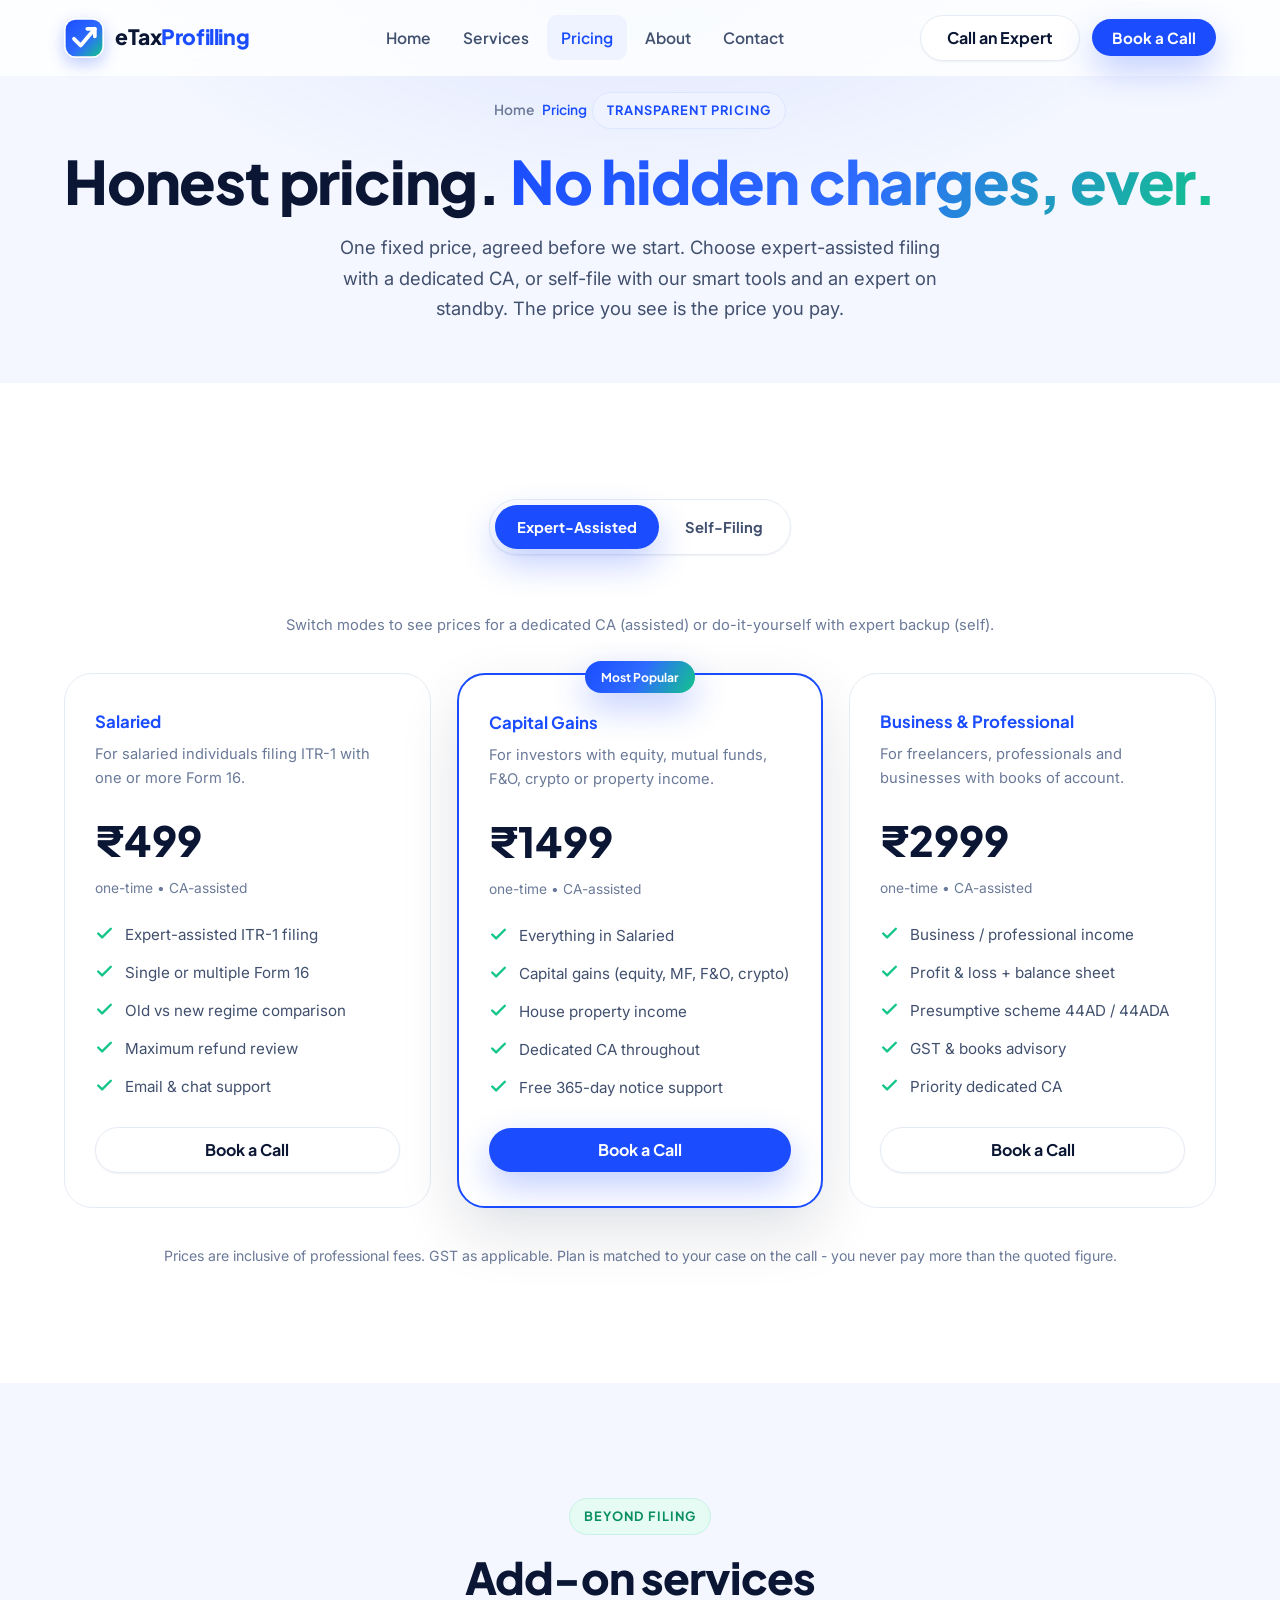
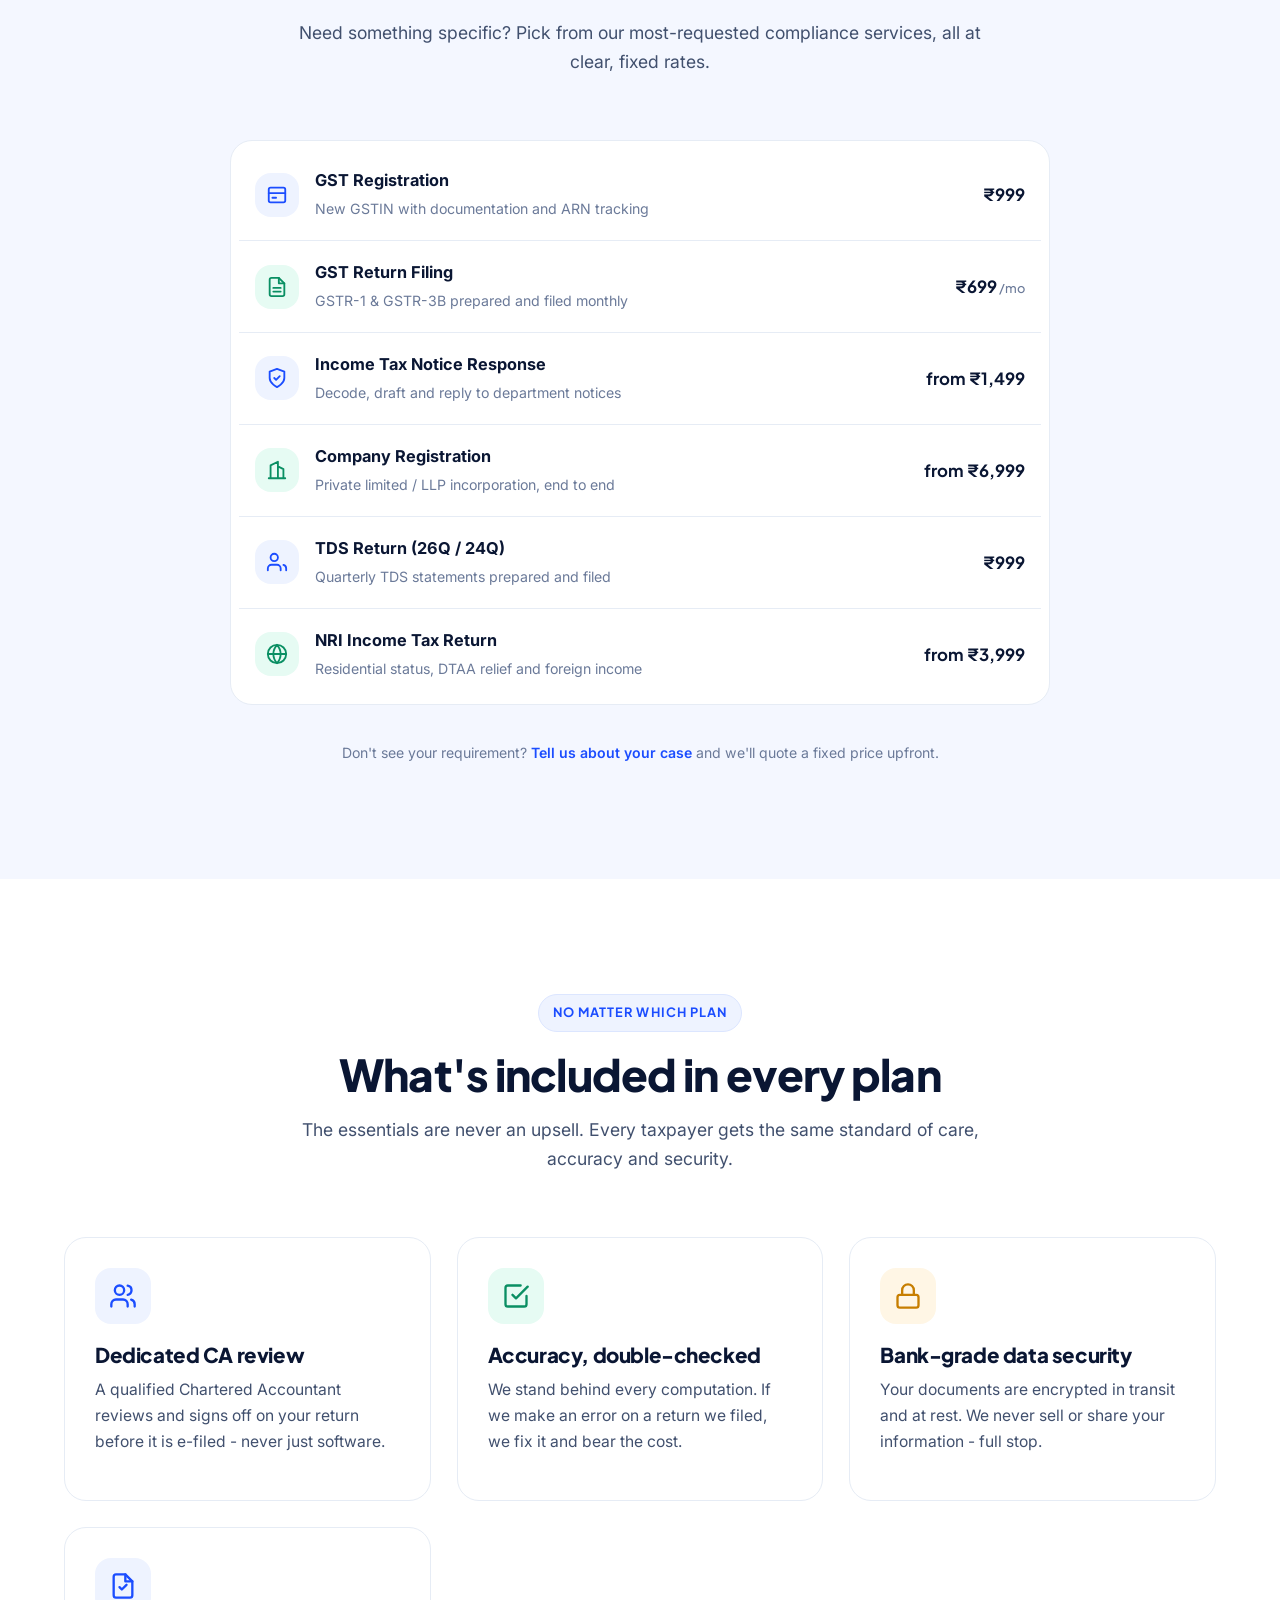
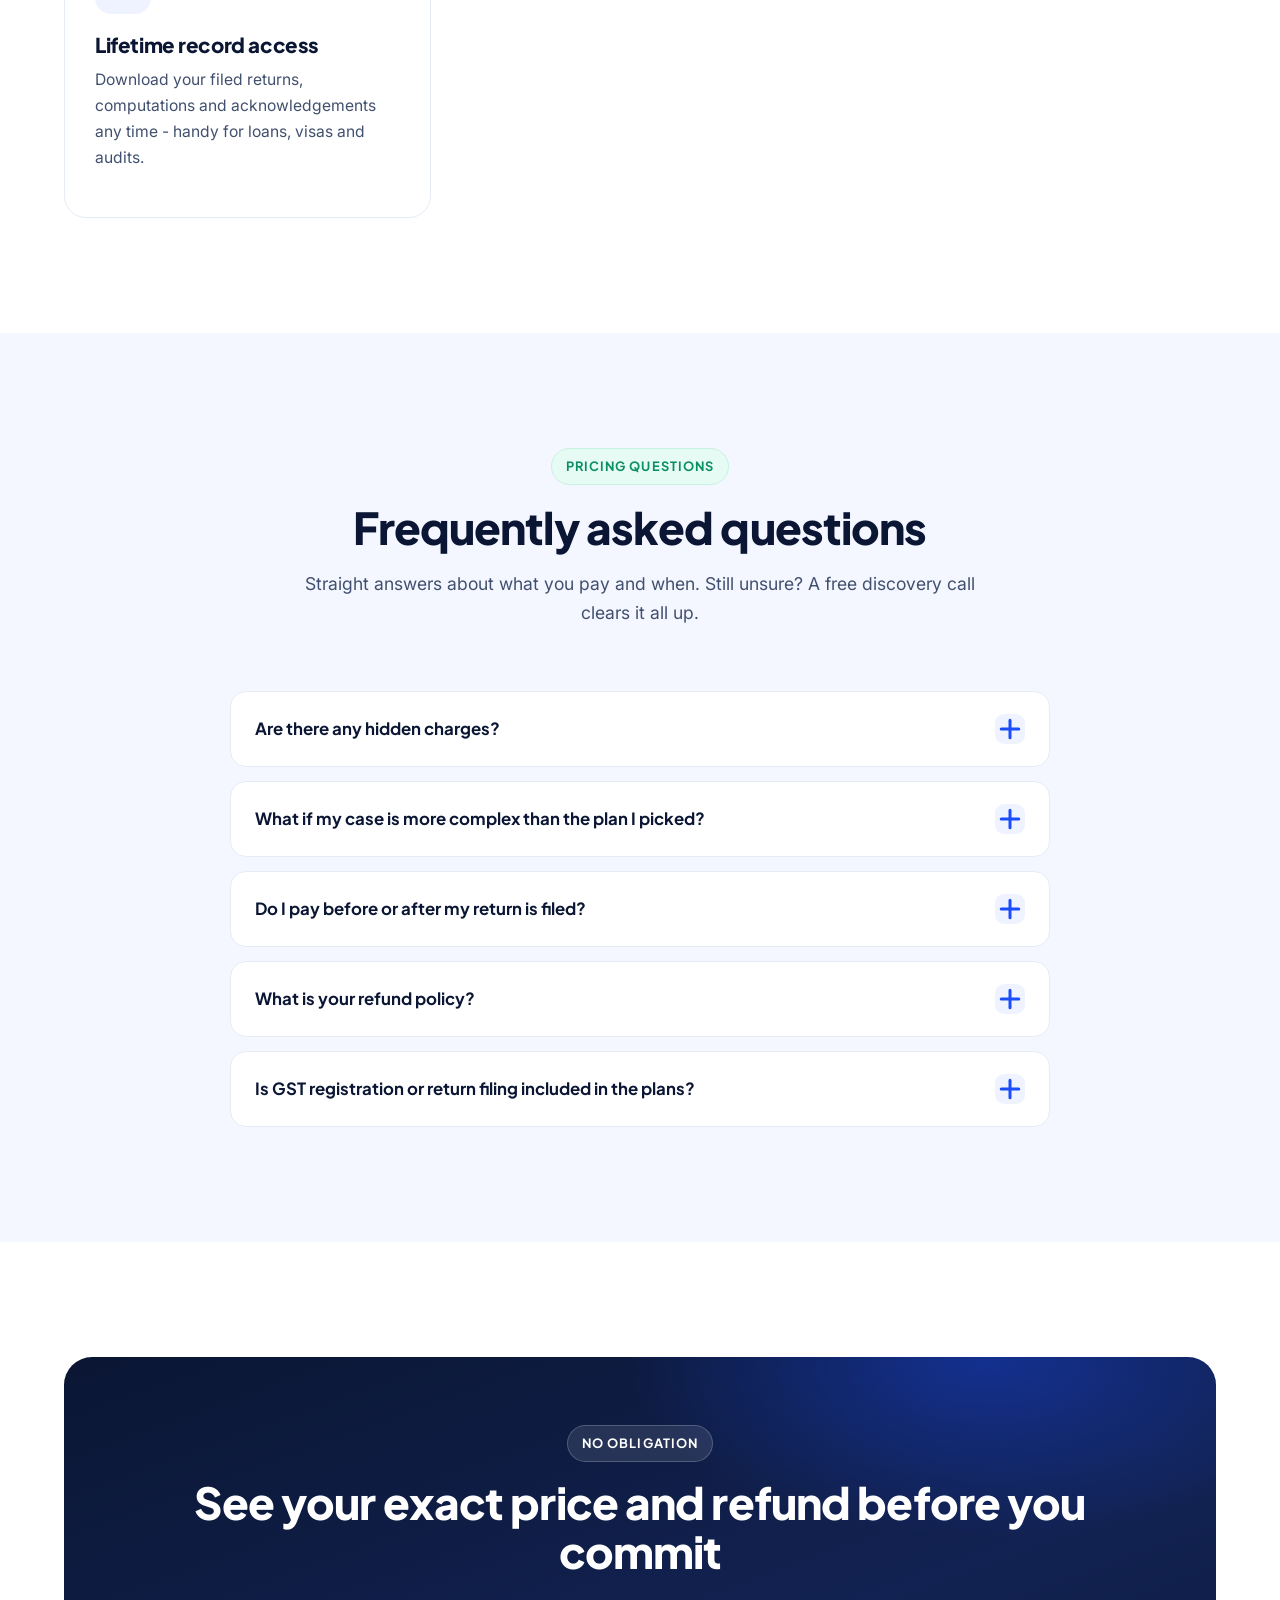
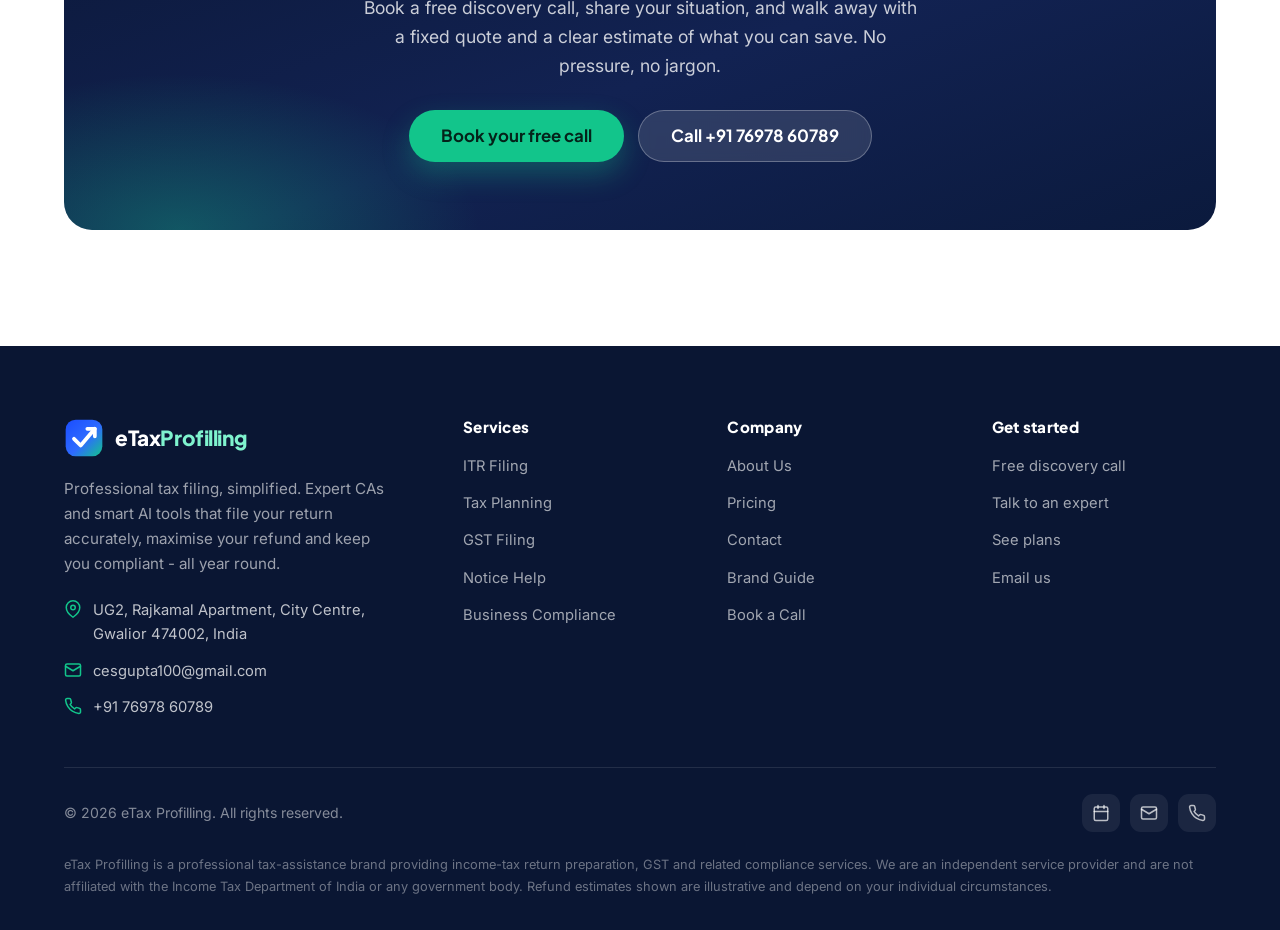
<file: pricing.html>
<!DOCTYPE html>
<html lang="en">
<head>
  <meta charset="UTF-8" />
  <meta name="viewport" content="width=device-width, initial-scale=1.0" />
  <script>document.documentElement.classList.add('js');</script>
  <title>Pricing - Transparent, Fixed Tax-Filing Plans | eTax Profilling</title>
  <meta name="description" content="Honest, fixed pricing for ITR filing with eTax Profilling. Salaried, capital gains and business plans - expert-assisted or self-filing - with zero hidden charges. See add-on rates for GST, notices and more." />
  <meta name="theme-color" content="#1B4DFF" />
  <link rel="icon" type="image/svg+xml" href="assets/img/favicon.svg" />
  <meta property="og:title" content="Pricing - Transparent, Fixed Tax-Filing Plans | eTax Profilling" />
  <meta property="og:description" content="Honest, fixed pricing for ITR filing. Expert-assisted or self-filing plans with zero hidden charges." />
  <meta property="og:type" content="website" />
  <link rel="preconnect" href="https://fonts.googleapis.com" />
  <link rel="preconnect" href="https://fonts.gstatic.com" crossorigin />
  <link href="https://fonts.googleapis.com/css2?family=Inter:wght@400;500;600;700&family=Plus+Jakarta+Sans:wght@600;700;800&display=swap" rel="stylesheet" />
  <link rel="stylesheet" href="assets/css/styles.css" />
</head>
<body>

  <!-- ===================== NAV ===================== -->
  <header class="nav" id="nav">
    <div class="container nav__inner">
      <a href="index.html" class="brand" aria-label="eTax Profilling home">
        <svg class="brand__mark" viewBox="0 0 96 96" fill="none" xmlns="http://www.w3.org/2000/svg" aria-hidden="true">
          <defs><linearGradient id="nm" x1="4" y1="4" x2="92" y2="92" gradientUnits="userSpaceOnUse"><stop stop-color="#1B4DFF"/><stop offset=".55" stop-color="#2E6BFF"/><stop offset="1" stop-color="#12C58B"/></linearGradient></defs>
          <rect x="4" y="4" width="88" height="88" rx="24" fill="url(#nm)"/>
          <path d="M24 50 L40 66 L74 26" stroke="#fff" stroke-width="9" stroke-linecap="round" stroke-linejoin="round"/>
          <path d="M56 26 L74 26 L74 44" stroke="#fff" stroke-width="9" stroke-linecap="round" stroke-linejoin="round"/>
        </svg>
        <span class="brand__text">eTax<span>Profilling</span></span>
      </a>

      <nav class="nav__links" aria-label="Primary">
        <a class="nav__link" href="index.html">Home</a>
        <a class="nav__link" href="services.html">Services</a>
        <a class="nav__link active" href="pricing.html">Pricing</a>
        <a class="nav__link" href="about.html">About</a>
        <a class="nav__link" href="contact.html">Contact</a>
      </nav>

      <div class="nav__actions">
        <a class="btn btn--ghost" href="tel:+917697860789">Call an Expert</a>
        <a class="btn btn--primary nav__cta" href="https://cal.com/sparsh-gupta-vzhbrz/30min" target="_blank" rel="noopener">Book a Call</a>
        <button class="nav__toggle" aria-label="Toggle menu" aria-expanded="false"><span></span></button>
      </div>
    </div>

    <div class="nav__drawer">
      <a class="nav__link" href="index.html">Home</a>
      <a class="nav__link" href="services.html">Services</a>
      <a class="nav__link" href="pricing.html">Pricing</a>
      <a class="nav__link" href="about.html">About</a>
      <a class="nav__link" href="contact.html">Contact</a>
      <div class="nav__drawer-divider"></div>
      <a class="btn btn--ghost" href="tel:+917697860789">Call an Expert</a>
      <a class="btn btn--primary" href="https://cal.com/sparsh-gupta-vzhbrz/30min" target="_blank" rel="noopener">Book a Discovery Call</a>
    </div>
  </header>

  <main>
    <!-- ===================== PAGE HERO ===================== -->
    <section class="page-hero">
      <div class="container">
        <div class="crumbs">
          <a href="index.html">Home</a>
          <span>Pricing</span>
        </div>
        <span class="eyebrow">Transparent pricing</span>
        <h1>Honest pricing. <span class="gradient-text">No hidden charges, ever.</span></h1>
        <p class="lead maxw-720">One fixed price, agreed before we start. Choose expert-assisted filing with a dedicated CA, or self-file with our smart tools and an expert on standby. The price you see is the price you pay.</p>
      </div>
    </section>

    <!-- ===================== PLANS ===================== -->
    <section class="section">
      <div class="container">
        <div class="center" style="margin-bottom:36px">
          <div class="pricing-toggle reveal" role="group" aria-label="Choose filing mode">
            <button type="button" data-mode="assisted" class="active" aria-pressed="true">Expert-Assisted</button>
            <button type="button" data-mode="self" aria-pressed="false">Self-Filing</button>
          </div>
          <p class="reveal d1" style="margin-top:14px;color:var(--ink-3);font-size:.92rem">Switch modes to see prices for a dedicated CA (assisted) or do-it-yourself with expert backup (self).</p>
        </div>

        <div class="pricing">
          <!-- Salaried -->
          <article class="price-card reveal">
            <div class="price-card__name">Salaried</div>
            <p class="price-card__desc">For salaried individuals filing ITR-1 with one or more Form 16.</p>
            <div class="price-card__price" data-assisted="499" data-self="299">₹<span class="amt">499</span></div>
            <div class="price-card__period" data-assisted="one-time • CA-assisted" data-self="one-time • DIY + expert on standby">one-time • CA-assisted</div>
            <ul>
              <li><svg viewBox="0 0 24 24" fill="none" stroke="currentColor" stroke-width="3" stroke-linecap="round" stroke-linejoin="round"><path d="M20 6 9 17l-5-5"/></svg> Expert-assisted ITR-1 filing</li>
              <li><svg viewBox="0 0 24 24" fill="none" stroke="currentColor" stroke-width="3" stroke-linecap="round" stroke-linejoin="round"><path d="M20 6 9 17l-5-5"/></svg> Single or multiple Form 16</li>
              <li><svg viewBox="0 0 24 24" fill="none" stroke="currentColor" stroke-width="3" stroke-linecap="round" stroke-linejoin="round"><path d="M20 6 9 17l-5-5"/></svg> Old vs new regime comparison</li>
              <li><svg viewBox="0 0 24 24" fill="none" stroke="currentColor" stroke-width="3" stroke-linecap="round" stroke-linejoin="round"><path d="M20 6 9 17l-5-5"/></svg> Maximum refund review</li>
              <li><svg viewBox="0 0 24 24" fill="none" stroke="currentColor" stroke-width="3" stroke-linecap="round" stroke-linejoin="round"><path d="M20 6 9 17l-5-5"/></svg> Email &amp; chat support</li>
            </ul>
            <a class="btn btn--ghost btn--block" href="https://cal.com/sparsh-gupta-vzhbrz/30min" target="_blank" rel="noopener">Book a Call</a>
          </article>

          <!-- Capital Gains (featured) -->
          <article class="price-card price-card--featured reveal d1">
            <div class="price-card__name">Capital Gains</div>
            <p class="price-card__desc">For investors with equity, mutual funds, F&amp;O, crypto or property income.</p>
            <div class="price-card__price" data-assisted="1499" data-self="899">₹<span class="amt">1499</span></div>
            <div class="price-card__period" data-assisted="one-time • CA-assisted" data-self="one-time • DIY + expert on standby">one-time • CA-assisted</div>
            <ul>
              <li><svg viewBox="0 0 24 24" fill="none" stroke="currentColor" stroke-width="3" stroke-linecap="round" stroke-linejoin="round"><path d="M20 6 9 17l-5-5"/></svg> Everything in Salaried</li>
              <li><svg viewBox="0 0 24 24" fill="none" stroke="currentColor" stroke-width="3" stroke-linecap="round" stroke-linejoin="round"><path d="M20 6 9 17l-5-5"/></svg> Capital gains (equity, MF, F&amp;O, crypto)</li>
              <li><svg viewBox="0 0 24 24" fill="none" stroke="currentColor" stroke-width="3" stroke-linecap="round" stroke-linejoin="round"><path d="M20 6 9 17l-5-5"/></svg> House property income</li>
              <li><svg viewBox="0 0 24 24" fill="none" stroke="currentColor" stroke-width="3" stroke-linecap="round" stroke-linejoin="round"><path d="M20 6 9 17l-5-5"/></svg> Dedicated CA throughout</li>
              <li><svg viewBox="0 0 24 24" fill="none" stroke="currentColor" stroke-width="3" stroke-linecap="round" stroke-linejoin="round"><path d="M20 6 9 17l-5-5"/></svg> Free 365-day notice support</li>
            </ul>
            <a class="btn btn--primary btn--block" href="https://cal.com/sparsh-gupta-vzhbrz/30min" target="_blank" rel="noopener">Book a Call</a>
          </article>

          <!-- Business & Professional -->
          <article class="price-card reveal d2">
            <div class="price-card__name">Business &amp; Professional</div>
            <p class="price-card__desc">For freelancers, professionals and businesses with books of account.</p>
            <div class="price-card__price" data-assisted="2999" data-self="1799">₹<span class="amt">2999</span></div>
            <div class="price-card__period" data-assisted="one-time • CA-assisted" data-self="one-time • DIY + expert on standby">one-time • CA-assisted</div>
            <ul>
              <li><svg viewBox="0 0 24 24" fill="none" stroke="currentColor" stroke-width="3" stroke-linecap="round" stroke-linejoin="round"><path d="M20 6 9 17l-5-5"/></svg> Business / professional income</li>
              <li><svg viewBox="0 0 24 24" fill="none" stroke="currentColor" stroke-width="3" stroke-linecap="round" stroke-linejoin="round"><path d="M20 6 9 17l-5-5"/></svg> Profit &amp; loss + balance sheet</li>
              <li><svg viewBox="0 0 24 24" fill="none" stroke="currentColor" stroke-width="3" stroke-linecap="round" stroke-linejoin="round"><path d="M20 6 9 17l-5-5"/></svg> Presumptive scheme 44AD / 44ADA</li>
              <li><svg viewBox="0 0 24 24" fill="none" stroke="currentColor" stroke-width="3" stroke-linecap="round" stroke-linejoin="round"><path d="M20 6 9 17l-5-5"/></svg> GST &amp; books advisory</li>
              <li><svg viewBox="0 0 24 24" fill="none" stroke="currentColor" stroke-width="3" stroke-linecap="round" stroke-linejoin="round"><path d="M20 6 9 17l-5-5"/></svg> Priority dedicated CA</li>
            </ul>
            <a class="btn btn--ghost btn--block" href="https://cal.com/sparsh-gupta-vzhbrz/30min" target="_blank" rel="noopener">Book a Call</a>
          </article>
        </div>

        <p class="center mt-4" style="color:var(--ink-3);font-size:.88rem">Prices are inclusive of professional fees. GST as applicable. Plan is matched to your case on the call - you never pay more than the quoted figure.</p>
      </div>
    </section>

    <!-- ===================== ADD-ONS ===================== -->
    <section class="section section--soft">
      <div class="container">
        <div class="section-head">
          <span class="eyebrow eyebrow--accent">Beyond filing</span>
          <h2>Add-on services</h2>
          <p>Need something specific? Pick from our most-requested compliance services, all at clear, fixed rates.</p>
        </div>

        <div class="card reveal" style="max-width:820px;margin-inline:auto;padding:8px 8px 4px">
          <div role="list">
            <div role="listitem" style="display:flex;align-items:center;gap:16px;padding:18px 16px;border-bottom:1px solid var(--line)">
              <span style="flex:none;display:grid;place-items:center;width:44px;height:44px;border-radius:var(--r-md);background:var(--brand-primary-50);color:var(--brand-primary)"><svg viewBox="0 0 24 24" fill="none" stroke="currentColor" stroke-width="2" stroke-linecap="round" stroke-linejoin="round" width="22" height="22"><rect x="3" y="4" width="18" height="16" rx="2"/><path d="M3 10h18M7 15h4"/></svg></span>
              <div style="flex:1 1 auto"><b style="display:block;color:var(--ink);font-size:1.02rem">GST Registration</b><small style="color:var(--ink-3)">New GSTIN with documentation and ARN tracking</small></div>
              <span style="flex:none;font-family:'Plus Jakarta Sans',sans-serif;font-weight:700;color:var(--ink);font-size:1.05rem;white-space:nowrap">₹999</span>
            </div>
            <div role="listitem" style="display:flex;align-items:center;gap:16px;padding:18px 16px;border-bottom:1px solid var(--line)">
              <span style="flex:none;display:grid;place-items:center;width:44px;height:44px;border-radius:var(--r-md);background:var(--brand-accent-50);color:var(--brand-accent-700)"><svg viewBox="0 0 24 24" fill="none" stroke="currentColor" stroke-width="2" stroke-linecap="round" stroke-linejoin="round" width="22" height="22"><path d="M14 2H6a2 2 0 0 0-2 2v16a2 2 0 0 0 2 2h12a2 2 0 0 0 2-2V8z"/><path d="M14 2v6h6M16 13H8M16 17H8"/></svg></span>
              <div style="flex:1 1 auto"><b style="display:block;color:var(--ink);font-size:1.02rem">GST Return Filing</b><small style="color:var(--ink-3)">GSTR-1 &amp; GSTR-3B prepared and filed monthly</small></div>
              <span style="flex:none;font-family:'Plus Jakarta Sans',sans-serif;font-weight:700;color:var(--ink);font-size:1.05rem;white-space:nowrap">₹699<small style="color:var(--ink-3);font-weight:500;font-size:.8rem"> /mo</small></span>
            </div>
            <div role="listitem" style="display:flex;align-items:center;gap:16px;padding:18px 16px;border-bottom:1px solid var(--line)">
              <span style="flex:none;display:grid;place-items:center;width:44px;height:44px;border-radius:var(--r-md);background:var(--brand-primary-50);color:var(--brand-primary)"><svg viewBox="0 0 24 24" fill="none" stroke="currentColor" stroke-width="2" stroke-linecap="round" stroke-linejoin="round" width="22" height="22"><path d="M12 22s8-4 8-10V5l-8-3-8 3v7c0 6 8 10 8 10z"/><path d="M9 12l2 2 4-4"/></svg></span>
              <div style="flex:1 1 auto"><b style="display:block;color:var(--ink);font-size:1.02rem">Income Tax Notice Response</b><small style="color:var(--ink-3)">Decode, draft and reply to department notices</small></div>
              <span style="flex:none;font-family:'Plus Jakarta Sans',sans-serif;font-weight:700;color:var(--ink);font-size:1.05rem;white-space:nowrap">from ₹1,499</span>
            </div>
            <div role="listitem" style="display:flex;align-items:center;gap:16px;padding:18px 16px;border-bottom:1px solid var(--line)">
              <span style="flex:none;display:grid;place-items:center;width:44px;height:44px;border-radius:var(--r-md);background:var(--brand-accent-50);color:var(--brand-accent-700)"><svg viewBox="0 0 24 24" fill="none" stroke="currentColor" stroke-width="2" stroke-linecap="round" stroke-linejoin="round" width="22" height="22"><path d="M3 21h18M5 21V7l8-4v18M19 21V11l-6-3"/></svg></span>
              <div style="flex:1 1 auto"><b style="display:block;color:var(--ink);font-size:1.02rem">Company Registration</b><small style="color:var(--ink-3)">Private limited / LLP incorporation, end to end</small></div>
              <span style="flex:none;font-family:'Plus Jakarta Sans',sans-serif;font-weight:700;color:var(--ink);font-size:1.05rem;white-space:nowrap">from ₹6,999</span>
            </div>
            <div role="listitem" style="display:flex;align-items:center;gap:16px;padding:18px 16px;border-bottom:1px solid var(--line)">
              <span style="flex:none;display:grid;place-items:center;width:44px;height:44px;border-radius:var(--r-md);background:var(--brand-primary-50);color:var(--brand-primary)"><svg viewBox="0 0 24 24" fill="none" stroke="currentColor" stroke-width="2" stroke-linecap="round" stroke-linejoin="round" width="22" height="22"><path d="M16 21v-2a4 4 0 0 0-4-4H6a4 4 0 0 0-4 4v2"/><circle cx="9" cy="7" r="4"/><path d="M22 21v-2a4 4 0 0 0-3-3.87"/></svg></span>
              <div style="flex:1 1 auto"><b style="display:block;color:var(--ink);font-size:1.02rem">TDS Return (26Q / 24Q)</b><small style="color:var(--ink-3)">Quarterly TDS statements prepared and filed</small></div>
              <span style="flex:none;font-family:'Plus Jakarta Sans',sans-serif;font-weight:700;color:var(--ink);font-size:1.05rem;white-space:nowrap">₹999</span>
            </div>
            <div role="listitem" style="display:flex;align-items:center;gap:16px;padding:18px 16px">
              <span style="flex:none;display:grid;place-items:center;width:44px;height:44px;border-radius:var(--r-md);background:var(--brand-accent-50);color:var(--brand-accent-700)"><svg viewBox="0 0 24 24" fill="none" stroke="currentColor" stroke-width="2" stroke-linecap="round" stroke-linejoin="round" width="22" height="22"><circle cx="12" cy="12" r="10"/><path d="M2 12h20M12 2a15.3 15.3 0 0 1 4 10 15.3 15.3 0 0 1-4 10 15.3 15.3 0 0 1-4-10 15.3 15.3 0 0 1 4-10z"/></svg></span>
              <div style="flex:1 1 auto"><b style="display:block;color:var(--ink);font-size:1.02rem">NRI Income Tax Return</b><small style="color:var(--ink-3)">Residential status, DTAA relief and foreign income</small></div>
              <span style="flex:none;font-family:'Plus Jakarta Sans',sans-serif;font-weight:700;color:var(--ink);font-size:1.05rem;white-space:nowrap">from ₹3,999</span>
            </div>
          </div>
        </div>

        <p class="center mt-4" style="color:var(--ink-3);font-size:.88rem">Don't see your requirement? <a href="contact.html" style="color:var(--brand-primary);font-weight:600">Tell us about your case</a> and we'll quote a fixed price upfront.</p>
      </div>
    </section>

    <!-- ===================== WHAT'S INCLUDED ===================== -->
    <section class="section">
      <div class="container">
        <div class="section-head">
          <span class="eyebrow">No matter which plan</span>
          <h2>What's included in every plan</h2>
          <p>The essentials are never an upsell. Every taxpayer gets the same standard of care, accuracy and security.</p>
        </div>
        <div class="cards">
          <article class="card reveal">
            <div class="card__ico"><svg viewBox="0 0 24 24" fill="none" stroke="currentColor" stroke-width="2" stroke-linecap="round" stroke-linejoin="round"><path d="M16 21v-2a4 4 0 0 0-4-4H6a4 4 0 0 0-4 4v2"/><circle cx="9" cy="7" r="4"/><path d="M22 21v-2a4 4 0 0 0-3-3.87M16 3.13A4 4 0 0 1 16 11"/></svg></div>
            <h3>Dedicated CA review</h3>
            <p>A qualified Chartered Accountant reviews and signs off on your return before it is e-filed - never just software.</p>
          </article>
          <article class="card reveal d1">
            <div class="card__ico card__ico--accent"><svg viewBox="0 0 24 24" fill="none" stroke="currentColor" stroke-width="2" stroke-linecap="round" stroke-linejoin="round"><path d="M9 11l3 3L22 4M21 12v7a2 2 0 0 1-2 2H5a2 2 0 0 1-2-2V5a2 2 0 0 1 2-2h11"/></svg></div>
            <h3>Accuracy, double-checked</h3>
            <p>We stand behind every computation. If we make an error on a return we filed, we fix it and bear the cost.</p>
          </article>
          <article class="card reveal d2">
            <div class="card__ico card__ico--gold"><svg viewBox="0 0 24 24" fill="none" stroke="currentColor" stroke-width="2" stroke-linecap="round" stroke-linejoin="round"><rect x="3" y="11" width="18" height="11" rx="2"/><path d="M7 11V7a5 5 0 0 1 10 0v4"/></svg></div>
            <h3>Bank-grade data security</h3>
            <p>Your documents are encrypted in transit and at rest. We never sell or share your information - full stop.</p>
          </article>
          <article class="card reveal d3">
            <div class="card__ico"><svg viewBox="0 0 24 24" fill="none" stroke="currentColor" stroke-width="2" stroke-linecap="round" stroke-linejoin="round"><path d="M14 2H6a2 2 0 0 0-2 2v16a2 2 0 0 0 2 2h12a2 2 0 0 0 2-2V8z"/><path d="M14 2v6h6M9 13l2 2 4-4"/></svg></div>
            <h3>Lifetime record access</h3>
            <p>Download your filed returns, computations and acknowledgements any time - handy for loans, visas and audits.</p>
          </article>
        </div>
      </div>
    </section>

    <!-- ===================== FAQ ===================== -->
    <section class="section section--soft">
      <div class="container">
        <div class="section-head">
          <span class="eyebrow eyebrow--accent">Pricing questions</span>
          <h2>Frequently asked questions</h2>
          <p>Straight answers about what you pay and when. Still unsure? A free discovery call clears it all up.</p>
        </div>
        <div class="faq">
          <div class="faq-item"><button class="faq-q" aria-expanded="false">Are there any hidden charges?<span class="pm"><svg viewBox="0 0 24 24" fill="none" stroke="currentColor" stroke-width="2.4" stroke-linecap="round"><path d="M12 5v14M5 12h14"/></svg></span></button><div class="faq-a"><div class="faq-a__inner">No. You're quoted a single, fixed price for your plan before any work begins, and that is exactly what you pay. There are no surprise add-ons, no "convenience" fees and no last-minute upsells. GST is charged as applicable by law and is shown clearly on your invoice.</div></div></div>
          <div class="faq-item"><button class="faq-q" aria-expanded="false">What if my case is more complex than the plan I picked?<span class="pm"><svg viewBox="0 0 24 24" fill="none" stroke="currentColor" stroke-width="2.4" stroke-linecap="round"><path d="M12 5v14M5 12h14"/></svg></span></button><div class="faq-a"><div class="faq-a__inner">On your discovery call, your expert reviews your situation and matches you to the right plan. If your case needs a higher plan or an add-on, we tell you the exact revised price upfront and only proceed once you agree. You're never billed for a surprise mid-way through.</div></div></div>
          <div class="faq-item"><button class="faq-q" aria-expanded="false">Do I pay before or after my return is filed?<span class="pm"><svg viewBox="0 0 24 24" fill="none" stroke="currentColor" stroke-width="2.4" stroke-linecap="round"><path d="M12 5v14M5 12h14"/></svg></span></button><div class="faq-a"><div class="faq-a__inner">You confirm and pay the agreed fee once your plan is finalised and before we e-file, so the price is settled with zero ambiguity. You'll have already reviewed and approved your computation and refund figure by then, so there are no surprises on either side.</div></div></div>
          <div class="faq-item"><button class="faq-q" aria-expanded="false">What is your refund policy?<span class="pm"><svg viewBox="0 0 24 24" fill="none" stroke="currentColor" stroke-width="2.4" stroke-linecap="round"><path d="M12 5v14M5 12h14"/></svg></span></button><div class="faq-a"><div class="faq-a__inner">If we haven't started preparing your return, you're entitled to a full refund of the professional fee. Once filing work is under way, fees cover the expert time already invested. If we make a genuine error on a return we filed, we correct it and bear any associated cost under our accuracy promise. Note: this concerns our service fee, not your income-tax refund from the department, which depends on your own tax position.</div></div></div>
          <div class="faq-item"><button class="faq-q" aria-expanded="false">Is GST registration or return filing included in the plans?<span class="pm"><svg viewBox="0 0 24 24" fill="none" stroke="currentColor" stroke-width="2.4" stroke-linecap="round"><path d="M12 5v14M5 12h14"/></svg></span></button><div class="faq-a"><div class="faq-a__inner">The Business &amp; Professional plan includes GST and books advisory as part of your ITR engagement. Actual GST registration and monthly GST return filing are separate add-on services (₹999 and ₹699/month respectively) so you only pay for what you genuinely need. We'll bundle them transparently if your case requires both.</div></div></div>
        </div>
      </div>
    </section>

    <!-- ===================== CTA BAND ===================== -->
    <section class="section">
      <div class="container">
        <div class="cta-band reveal">
          <span class="eyebrow" style="background:rgba(255,255,255,.1);color:#fff;border-color:rgba(255,255,255,.2)">No obligation</span>
          <h2 style="margin-top:16px">See your exact price and refund before you commit</h2>
          <p>Book a free discovery call, share your situation, and walk away with a fixed quote and a clear estimate of what you can save. No pressure, no jargon.</p>
          <div class="btn-row" style="justify-content:center">
            <a class="btn btn--accent btn--lg" href="https://cal.com/sparsh-gupta-vzhbrz/30min" target="_blank" rel="noopener">Book your free call</a>
            <a class="btn btn--light btn--lg" href="tel:+917697860789">Call +91 76978 60789</a>
          </div>
        </div>
      </div>
    </section>
  </main>

  <!-- ===================== FOOTER ===================== -->
  <footer class="footer">
    <div class="container">
      <div class="footer__grid">
        <div class="footer__brand">
          <a href="index.html" class="footlogo">
            <svg class="footlogo__mark" viewBox="0 0 96 96" fill="none" xmlns="http://www.w3.org/2000/svg" aria-hidden="true">
              <defs><linearGradient id="fm" x1="4" y1="4" x2="92" y2="92" gradientUnits="userSpaceOnUse"><stop stop-color="#1B4DFF"/><stop offset=".55" stop-color="#2E6BFF"/><stop offset="1" stop-color="#12C58B"/></linearGradient></defs>
              <rect x="4" y="4" width="88" height="88" rx="24" fill="url(#fm)"/>
              <path d="M24 50 L40 66 L74 26" stroke="#fff" stroke-width="9" stroke-linecap="round" stroke-linejoin="round"/>
              <path d="M56 26 L74 26 L74 44" stroke="#fff" stroke-width="9" stroke-linecap="round" stroke-linejoin="round"/>
            </svg>
            <span class="footlogo__text">eTax<span>Profilling</span></span>
          </a>
          <p>Professional tax filing, simplified. Expert CAs and smart AI tools that file your return accurately, maximise your refund and keep you compliant - all year round.</p>
          <div class="footer__contact">
            <a href="https://maps.google.com/?q=City+Centre+Gwalior+474002" target="_blank" rel="noopener"><svg viewBox="0 0 24 24" fill="none" stroke="currentColor" stroke-width="2" stroke-linecap="round" stroke-linejoin="round"><path d="M21 10c0 7-9 13-9 13s-9-6-9-13a9 9 0 0 1 18 0z"/><circle cx="12" cy="10" r="3"/></svg> UG2, Rajkamal Apartment, City Centre, Gwalior 474002, India</a>
            <a href="mailto:cesgupta100@gmail.com"><svg viewBox="0 0 24 24" fill="none" stroke="currentColor" stroke-width="2" stroke-linecap="round" stroke-linejoin="round"><rect x="2" y="4" width="20" height="16" rx="2"/><path d="m22 7-10 6L2 7"/></svg> cesgupta100@gmail.com</a>
            <a href="tel:+917697860789"><svg viewBox="0 0 24 24" fill="none" stroke="currentColor" stroke-width="2" stroke-linecap="round" stroke-linejoin="round"><path d="M22 16.92v3a2 2 0 0 1-2.18 2 19.79 19.79 0 0 1-8.63-3.07 19.5 19.5 0 0 1-6-6 19.79 19.79 0 0 1-3.07-8.67A2 2 0 0 1 4.11 2h3a2 2 0 0 1 2 1.72c.13.96.36 1.9.68 2.81a2 2 0 0 1-.45 2.11L8.09 9.91a16 16 0 0 0 6 6l1.27-1.27a2 2 0 0 1 2.11-.45c.91.32 1.85.55 2.81.68A2 2 0 0 1 22 16.92z"/></svg> +91 76978 60789</a>
          </div>
        </div>
        <div class="footer__col">
          <h5>Services</h5>
          <ul>
            <li><a href="services.html#itr">ITR Filing</a></li>
            <li><a href="services.html#tax-planning">Tax Planning</a></li>
            <li><a href="services.html#gst">GST Filing</a></li>
            <li><a href="services.html#notice">Notice Help</a></li>
            <li><a href="services.html#business">Business Compliance</a></li>
          </ul>
        </div>
        <div class="footer__col">
          <h5>Company</h5>
          <ul>
            <li><a href="about.html">About Us</a></li>
            <li><a href="pricing.html">Pricing</a></li>
            <li><a href="contact.html">Contact</a></li>
            <li><a href="style-guide.html">Brand Guide</a></li>
            <li><a href="https://cal.com/sparsh-gupta-vzhbrz/30min" target="_blank" rel="noopener">Book a Call</a></li>
          </ul>
        </div>
        <div class="footer__col">
          <h5>Get started</h5>
          <ul>
            <li><a href="https://cal.com/sparsh-gupta-vzhbrz/30min" target="_blank" rel="noopener">Free discovery call</a></li>
            <li><a href="contact.html">Talk to an expert</a></li>
            <li><a href="pricing.html">See plans</a></li>
            <li><a href="mailto:cesgupta100@gmail.com">Email us</a></li>
          </ul>
        </div>
      </div>
      <div class="footer__bottom">
        <p>© <span id="year">2026</span> eTax Profilling. All rights reserved.</p>
        <div class="footer__social">
          <a href="https://cal.com/sparsh-gupta-vzhbrz/30min" target="_blank" rel="noopener" aria-label="Book a call"><svg viewBox="0 0 24 24" fill="none" stroke="currentColor" stroke-width="2" stroke-linecap="round" stroke-linejoin="round"><rect x="3" y="4" width="18" height="18" rx="2"/><path d="M16 2v4M8 2v4M3 10h18"/></svg></a>
          <a href="mailto:cesgupta100@gmail.com" aria-label="Email"><svg viewBox="0 0 24 24" fill="none" stroke="currentColor" stroke-width="2" stroke-linecap="round" stroke-linejoin="round"><rect x="2" y="4" width="20" height="16" rx="2"/><path d="m22 7-10 6L2 7"/></svg></a>
          <a href="tel:+917697860789" aria-label="Phone"><svg viewBox="0 0 24 24" fill="none" stroke="currentColor" stroke-width="2" stroke-linecap="round" stroke-linejoin="round"><path d="M22 16.92v3a2 2 0 0 1-2.18 2 19.79 19.79 0 0 1-8.63-3.07 19.5 19.5 0 0 1-6-6 19.79 19.79 0 0 1-3.07-8.67A2 2 0 0 1 4.11 2h3a2 2 0 0 1 2 1.72c.13.96.36 1.9.68 2.81a2 2 0 0 1-.45 2.11L8.09 9.91a16 16 0 0 0 6 6l1.27-1.27a2 2 0 0 1 2.11-.45c.91.32 1.85.55 2.81.68A2 2 0 0 1 22 16.92z"/></svg></a>
        </div>
      </div>
      <p class="footer__disclaimer">eTax Profilling is a professional tax-assistance brand providing income-tax return preparation, GST and related compliance services. We are an independent service provider and are not affiliated with the Income Tax Department of India or any government body. Refund estimates shown are illustrative and depend on your individual circumstances.</p>
    </div>
  </footer>

  <script src="assets/js/main.js"></script>
</body>
</html>
</file>
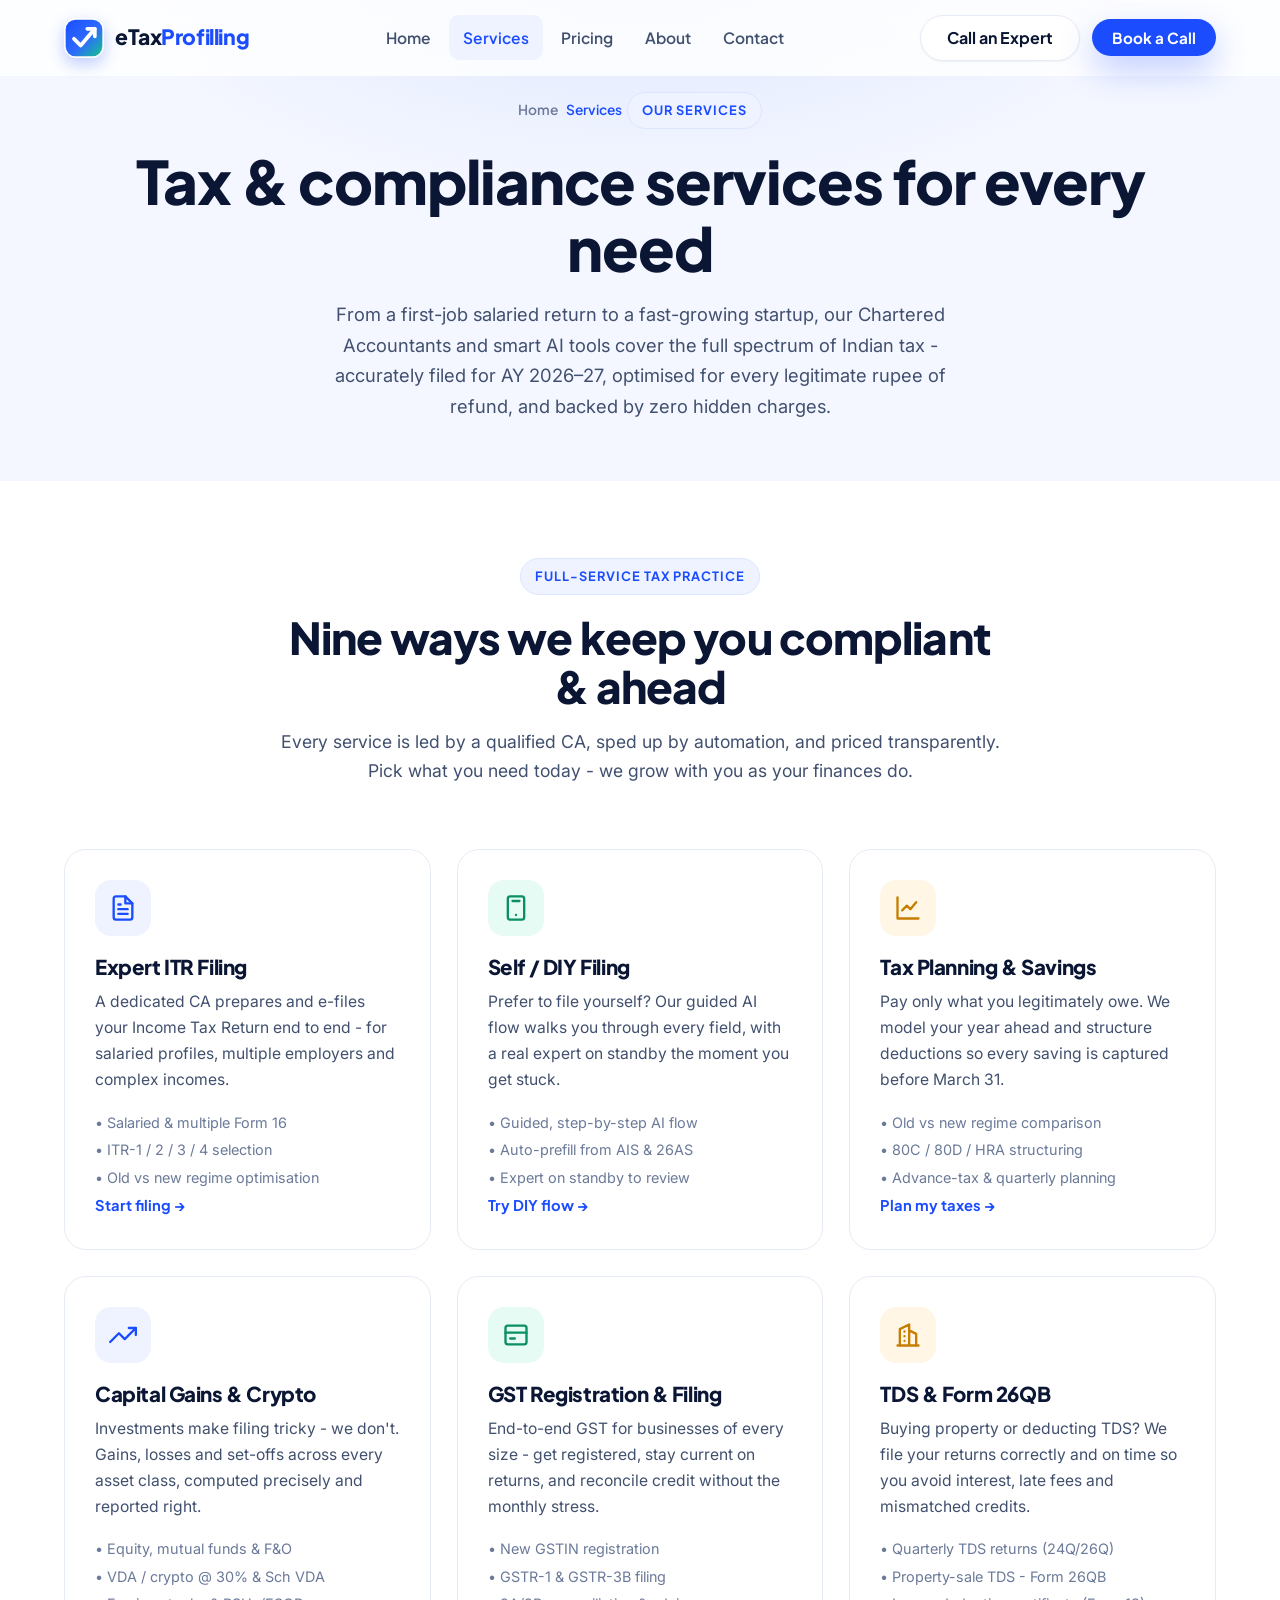
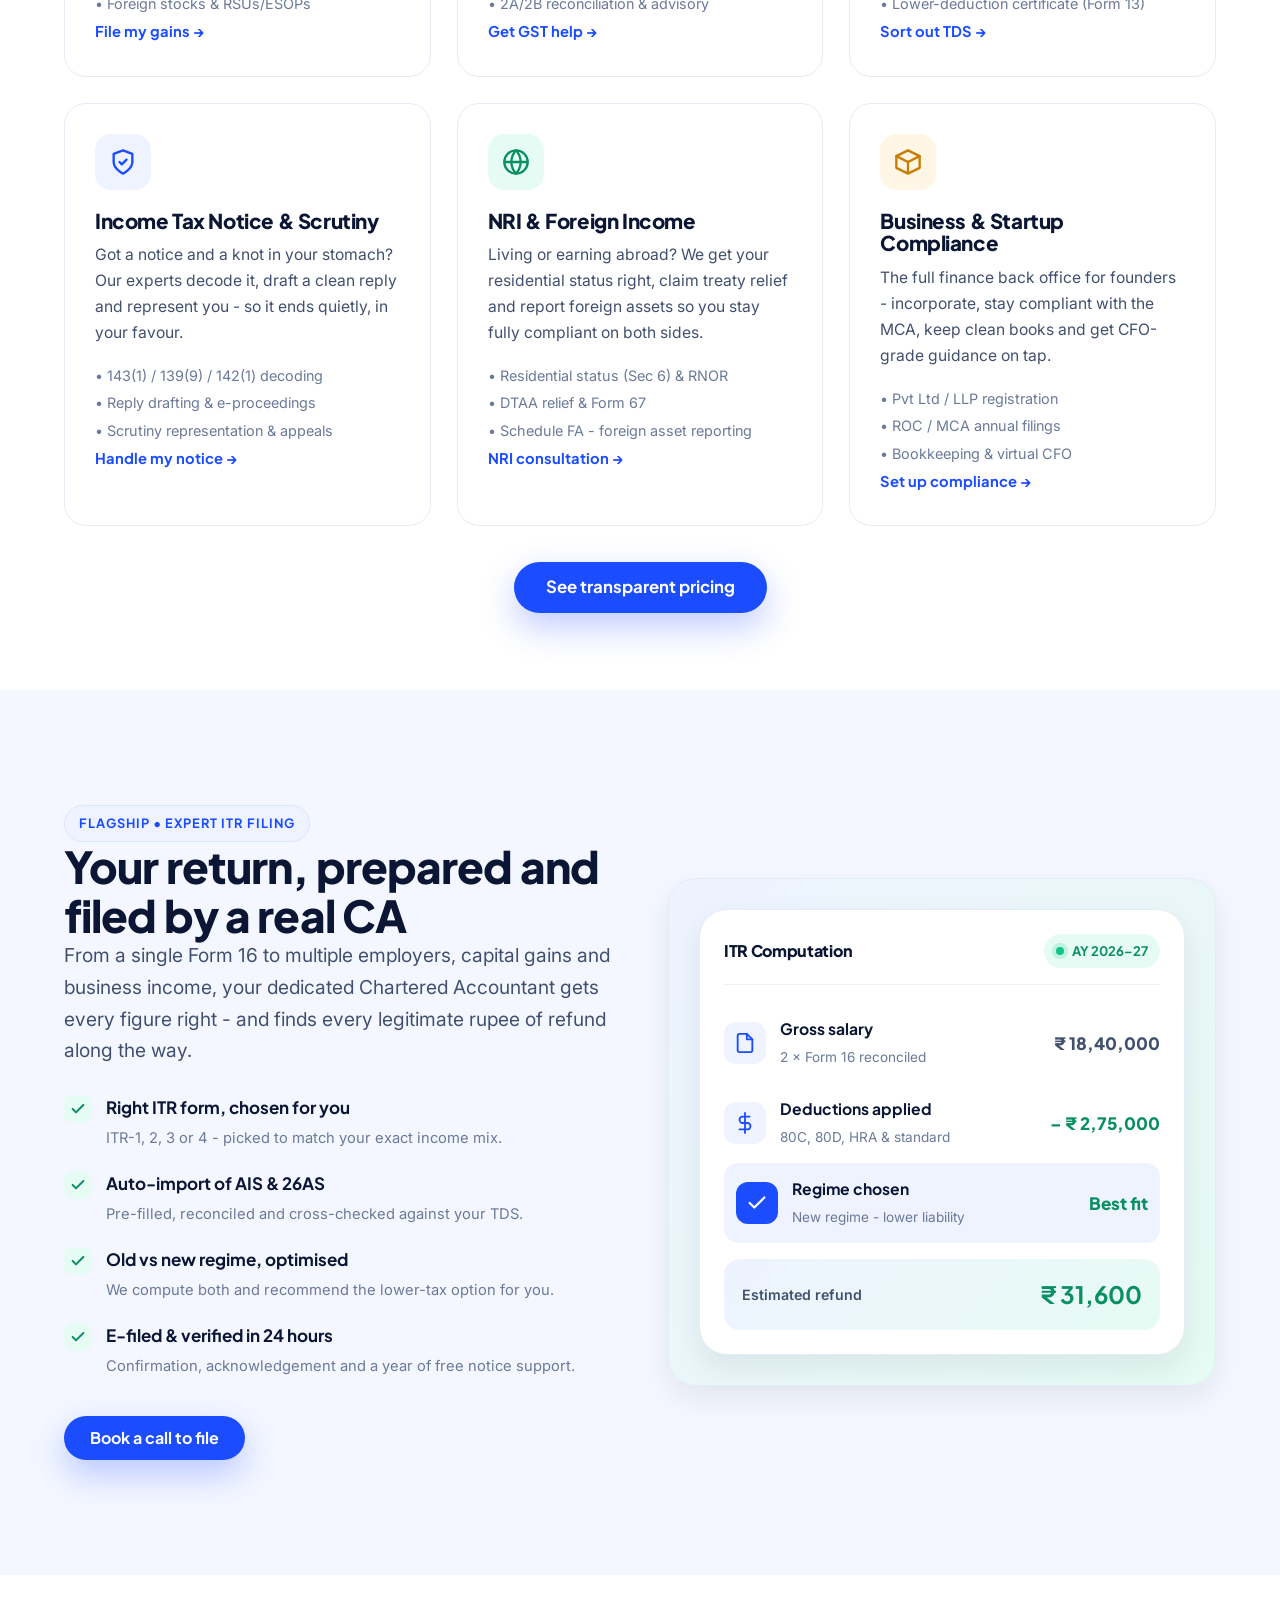
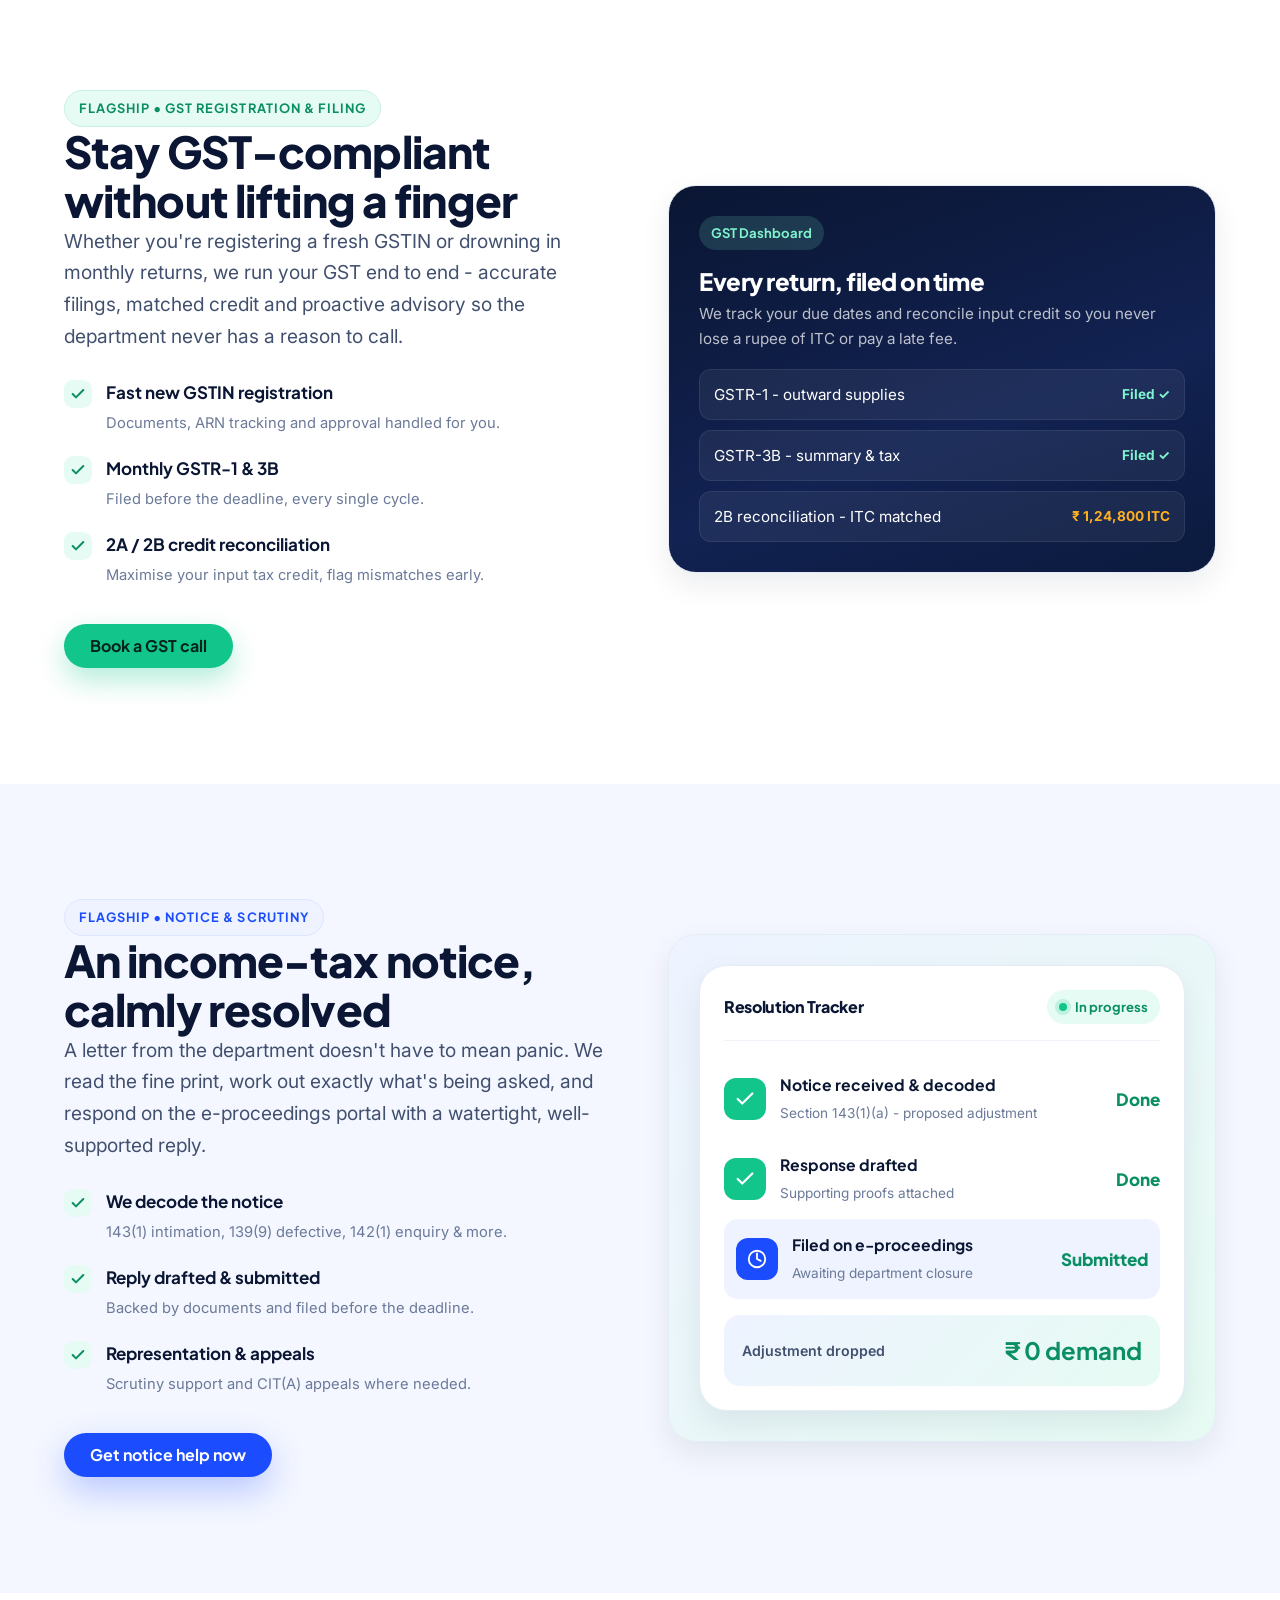
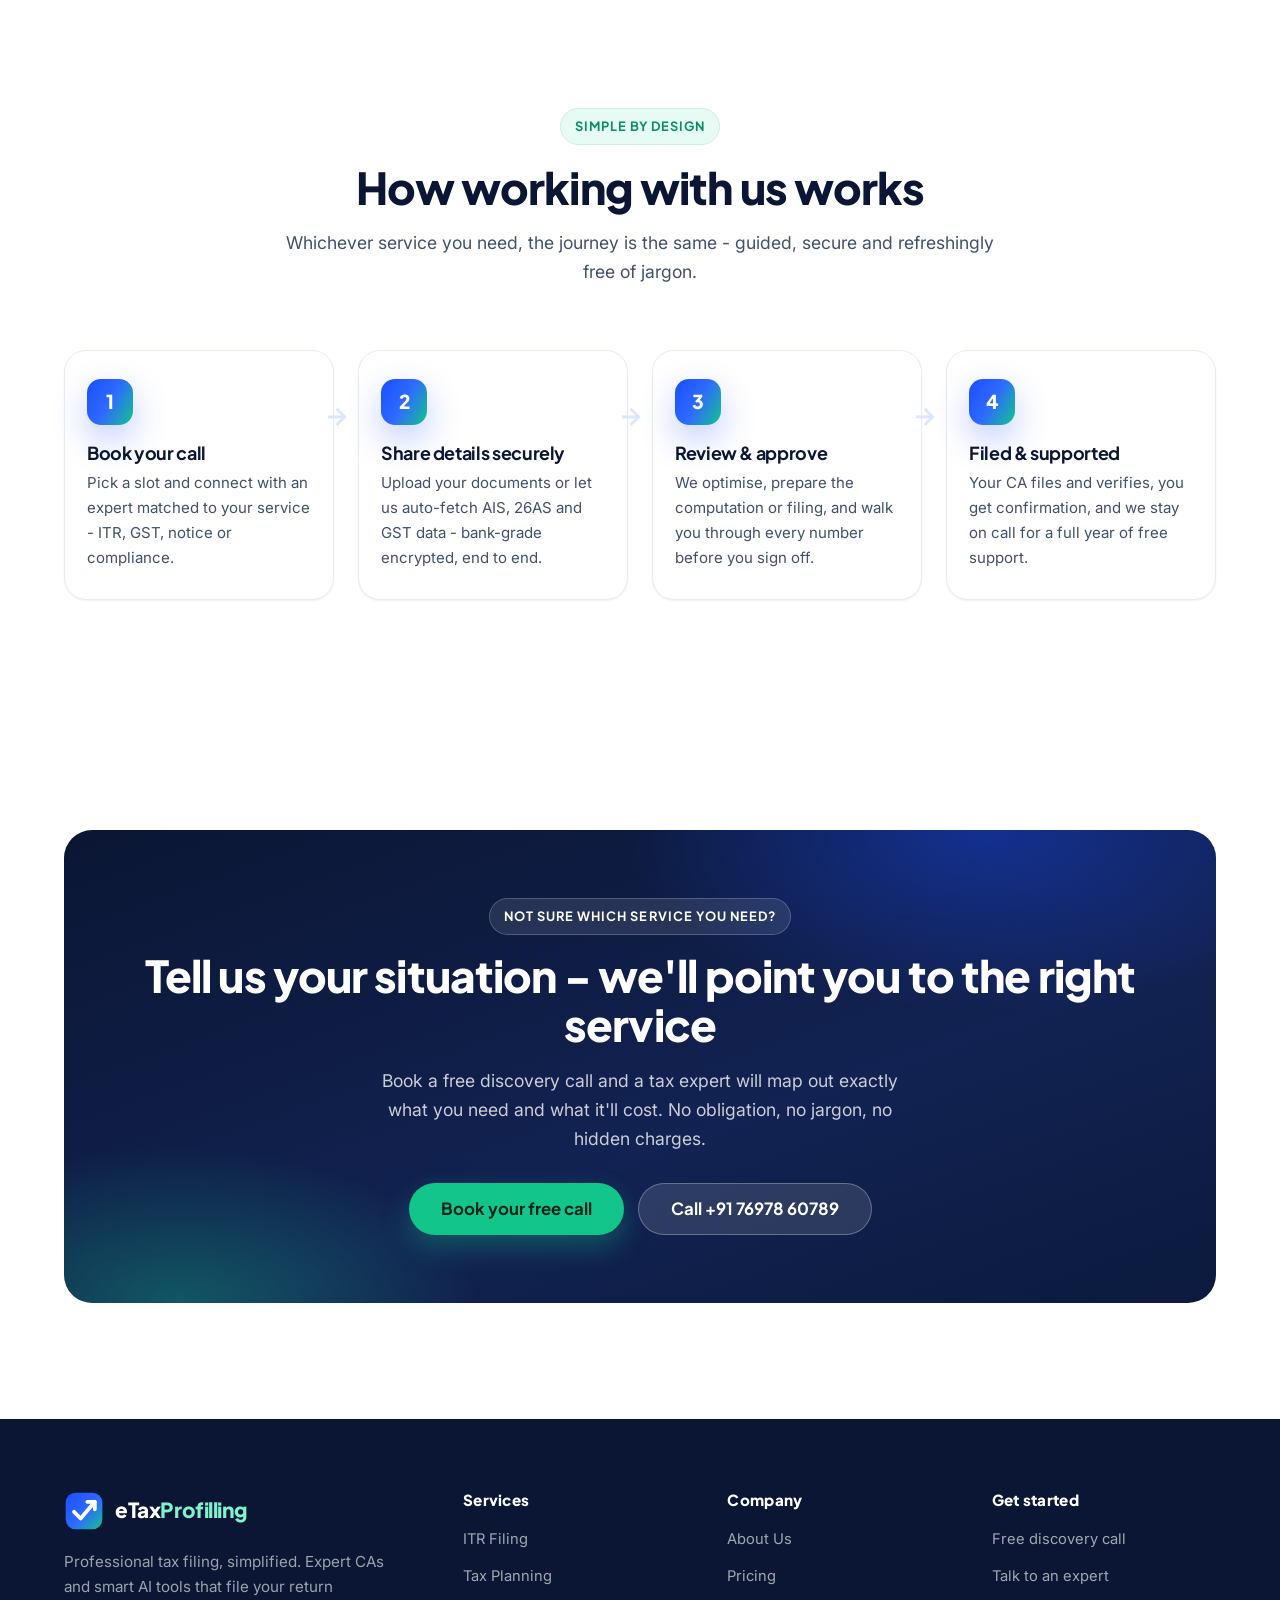
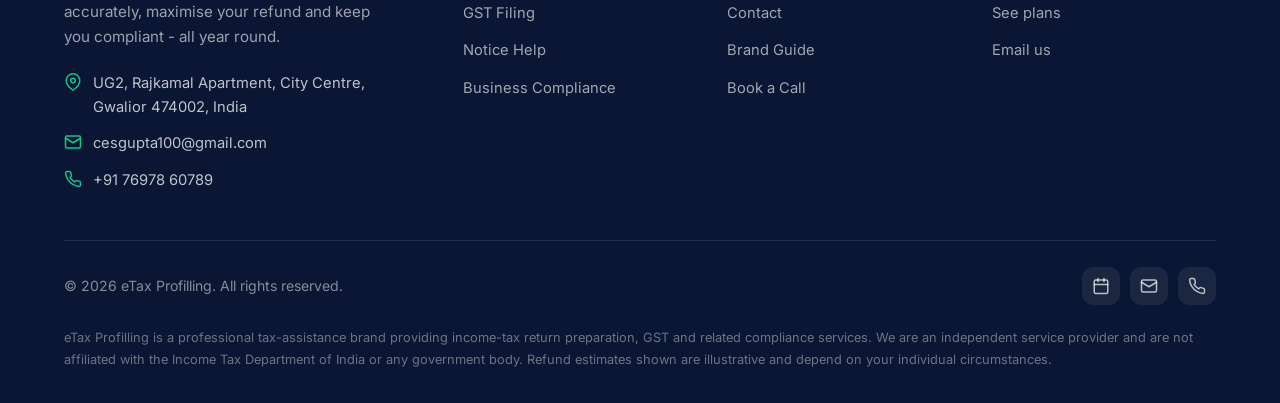
<file: services.html>
<!DOCTYPE html>
<html lang="en">
<head>
  <meta charset="UTF-8" />
  <meta name="viewport" content="width=device-width, initial-scale=1.0" />
  <script>document.documentElement.classList.add('js');</script>
  <title>Services - ITR Filing, Tax Planning, GST & More | eTax Profilling</title>
  <meta name="description" content="Explore eTax Profilling's full range of tax & compliance services - expert ITR filing, tax planning, capital gains & crypto, GST, TDS, notice handling, NRI taxation and startup compliance. Expert CAs, smart AI tools, zero hidden charges." />
  <meta name="theme-color" content="#1B4DFF" />
  <link rel="icon" type="image/svg+xml" href="assets/img/favicon.svg" />
  <meta property="og:title" content="Services - ITR Filing, Tax Planning, GST & More | eTax Profilling" />
  <meta property="og:description" content="Tax & compliance services for every need - ITR filing, tax planning, capital gains, GST, TDS, notices, NRI and business compliance. Expert CAs + smart AI tools." />
  <meta property="og:type" content="website" />
  <link rel="preconnect" href="https://fonts.googleapis.com" />
  <link rel="preconnect" href="https://fonts.gstatic.com" crossorigin />
  <link href="https://fonts.googleapis.com/css2?family=Inter:wght@400;500;600;700&family=Plus+Jakarta+Sans:wght@600;700;800&display=swap" rel="stylesheet" />
  <link rel="stylesheet" href="assets/css/styles.css" />
</head>
<body>

  <!-- ===================== NAV ===================== -->
  <header class="nav" id="nav">
    <div class="container nav__inner">
      <a href="index.html" class="brand" aria-label="eTax Profilling home">
        <svg class="brand__mark" viewBox="0 0 96 96" fill="none" xmlns="http://www.w3.org/2000/svg" aria-hidden="true">
          <defs><linearGradient id="nm" x1="4" y1="4" x2="92" y2="92" gradientUnits="userSpaceOnUse"><stop stop-color="#1B4DFF"/><stop offset=".55" stop-color="#2E6BFF"/><stop offset="1" stop-color="#12C58B"/></linearGradient></defs>
          <rect x="4" y="4" width="88" height="88" rx="24" fill="url(#nm)"/>
          <path d="M24 50 L40 66 L74 26" stroke="#fff" stroke-width="9" stroke-linecap="round" stroke-linejoin="round"/>
          <path d="M56 26 L74 26 L74 44" stroke="#fff" stroke-width="9" stroke-linecap="round" stroke-linejoin="round"/>
        </svg>
        <span class="brand__text">eTax<span>Profilling</span></span>
      </a>

      <nav class="nav__links" aria-label="Primary">
        <a class="nav__link" href="index.html">Home</a>
        <a class="nav__link active" href="services.html">Services</a>
        <a class="nav__link" href="pricing.html">Pricing</a>
        <a class="nav__link" href="about.html">About</a>
        <a class="nav__link" href="contact.html">Contact</a>
      </nav>

      <div class="nav__actions">
        <a class="btn btn--ghost" href="tel:+917697860789">Call an Expert</a>
        <a class="btn btn--primary nav__cta" href="https://cal.com/sparsh-gupta-vzhbrz/30min" target="_blank" rel="noopener">Book a Call</a>
        <button class="nav__toggle" aria-label="Toggle menu" aria-expanded="false"><span></span></button>
      </div>
    </div>

    <div class="nav__drawer">
      <a class="nav__link" href="index.html">Home</a>
      <a class="nav__link" href="services.html">Services</a>
      <a class="nav__link" href="pricing.html">Pricing</a>
      <a class="nav__link" href="about.html">About</a>
      <a class="nav__link" href="contact.html">Contact</a>
      <div class="nav__drawer-divider"></div>
      <a class="btn btn--ghost" href="tel:+917697860789">Call an Expert</a>
      <a class="btn btn--primary" href="https://cal.com/sparsh-gupta-vzhbrz/30min" target="_blank" rel="noopener">Book a Discovery Call</a>
    </div>
  </header>

  <main>
    <!-- ===================== PAGE HERO ===================== -->
    <section class="page-hero">
      <div class="container">
        <nav class="crumbs" aria-label="Breadcrumb">
          <a href="index.html">Home</a>
          <span>Services</span>
        </nav>
        <span class="eyebrow reveal">Our Services</span>
        <h1 class="reveal d1">Tax &amp; compliance services for every need</h1>
        <p class="lead reveal d2">From a first-job salaried return to a fast-growing startup, our Chartered Accountants and smart AI tools cover the full spectrum of Indian tax - accurately filed for AY 2026–27, optimised for every legitimate rupee of refund, and backed by zero hidden charges.</p>
      </div>
    </section>

    <!-- ===================== SERVICE CARDS GRID ===================== -->
    <section class="section section--tight">
      <div class="container">
        <div class="section-head">
          <span class="eyebrow">Full-service tax practice</span>
          <h2>Nine ways we keep you compliant &amp; ahead</h2>
          <p>Every service is led by a qualified CA, sped up by automation, and priced transparently. Pick what you need today - we grow with you as your finances do.</p>
        </div>
        <div class="cards">

          <!-- (a) Expert ITR Filing -->
          <article class="card reveal" id="itr">
            <div class="card__ico"><svg viewBox="0 0 24 24" fill="none" stroke="currentColor" stroke-width="2" stroke-linecap="round" stroke-linejoin="round"><path d="M14 2H6a2 2 0 0 0-2 2v16a2 2 0 0 0 2 2h12a2 2 0 0 0 2-2V8z"/><path d="M14 2v6h6M16 13H8M16 17H8M10 9H8"/></svg></div>
            <h3>Expert ITR Filing</h3>
            <p>A dedicated CA prepares and e-files your Income Tax Return end to end - for salaried profiles, multiple employers and complex incomes.</p>
            <ul style="list-style:none;padding:0;margin:14px 0 0;color:var(--ink-3);font-size:.9rem;line-height:1.9">
              <li>• Salaried &amp; multiple Form 16</li>
              <li>• ITR-1 / 2 / 3 / 4 selection</li>
              <li>• Old vs new regime optimisation</li>
            </ul>
            <a class="card__link" href="https://cal.com/sparsh-gupta-vzhbrz/30min" target="_blank" rel="noopener">Start filing →</a>
          </article>

          <!-- (b) Self / DIY Filing -->
          <article class="card reveal d1">
            <div class="card__ico card__ico--accent"><svg viewBox="0 0 24 24" fill="none" stroke="currentColor" stroke-width="2" stroke-linecap="round" stroke-linejoin="round"><rect x="5" y="2" width="14" height="20" rx="2"/><path d="M12 18h.01M9 6h6"/></svg></div>
            <h3>Self / DIY Filing</h3>
            <p>Prefer to file yourself? Our guided AI flow walks you through every field, with a real expert on standby the moment you get stuck.</p>
            <ul style="list-style:none;padding:0;margin:14px 0 0;color:var(--ink-3);font-size:.9rem;line-height:1.9">
              <li>• Guided, step-by-step AI flow</li>
              <li>• Auto-prefill from AIS &amp; 26AS</li>
              <li>• Expert on standby to review</li>
            </ul>
            <a class="card__link" href="https://cal.com/sparsh-gupta-vzhbrz/30min" target="_blank" rel="noopener">Try DIY flow →</a>
          </article>

          <!-- (c) Tax Planning & Savings -->
          <article class="card reveal d2" id="tax-planning">
            <div class="card__ico card__ico--gold"><svg viewBox="0 0 24 24" fill="none" stroke="currentColor" stroke-width="2" stroke-linecap="round" stroke-linejoin="round"><path d="M3 3v18h18"/><path d="M7 14l4-4 3 3 5-6"/></svg></div>
            <h3>Tax Planning &amp; Savings</h3>
            <p>Pay only what you legitimately owe. We model your year ahead and structure deductions so every saving is captured before March 31.</p>
            <ul style="list-style:none;padding:0;margin:14px 0 0;color:var(--ink-3);font-size:.9rem;line-height:1.9">
              <li>• Old vs new regime comparison</li>
              <li>• 80C / 80D / HRA structuring</li>
              <li>• Advance-tax &amp; quarterly planning</li>
            </ul>
            <a class="card__link" href="https://cal.com/sparsh-gupta-vzhbrz/30min" target="_blank" rel="noopener">Plan my taxes →</a>
          </article>

          <!-- (d) Capital Gains & Crypto -->
          <article class="card reveal">
            <div class="card__ico"><svg viewBox="0 0 24 24" fill="none" stroke="currentColor" stroke-width="2" stroke-linecap="round" stroke-linejoin="round"><path d="M23 6l-9.5 9.5-5-5L1 18"/><path d="M17 6h6v6"/></svg></div>
            <h3>Capital Gains &amp; Crypto</h3>
            <p>Investments make filing tricky - we don't. Gains, losses and set-offs across every asset class, computed precisely and reported right.</p>
            <ul style="list-style:none;padding:0;margin:14px 0 0;color:var(--ink-3);font-size:.9rem;line-height:1.9">
              <li>• Equity, mutual funds &amp; F&amp;O</li>
              <li>• VDA / crypto @ 30% &amp; Sch VDA</li>
              <li>• Foreign stocks &amp; RSUs/ESOPs</li>
            </ul>
            <a class="card__link" href="https://cal.com/sparsh-gupta-vzhbrz/30min" target="_blank" rel="noopener">File my gains →</a>
          </article>

          <!-- (e) GST Registration & Filing -->
          <article class="card reveal d1" id="gst">
            <div class="card__ico card__ico--accent"><svg viewBox="0 0 24 24" fill="none" stroke="currentColor" stroke-width="2" stroke-linecap="round" stroke-linejoin="round"><rect x="3" y="4" width="18" height="16" rx="2"/><path d="M3 10h18M7 15h4"/></svg></div>
            <h3>GST Registration &amp; Filing</h3>
            <p>End-to-end GST for businesses of every size - get registered, stay current on returns, and reconcile credit without the monthly stress.</p>
            <ul style="list-style:none;padding:0;margin:14px 0 0;color:var(--ink-3);font-size:.9rem;line-height:1.9">
              <li>• New GSTIN registration</li>
              <li>• GSTR-1 &amp; GSTR-3B filing</li>
              <li>• 2A/2B reconciliation &amp; advisory</li>
            </ul>
            <a class="card__link" href="https://cal.com/sparsh-gupta-vzhbrz/30min" target="_blank" rel="noopener">Get GST help →</a>
          </article>

          <!-- (f) TDS & Form 26QB -->
          <article class="card reveal d2">
            <div class="card__ico card__ico--gold"><svg viewBox="0 0 24 24" fill="none" stroke="currentColor" stroke-width="2" stroke-linecap="round" stroke-linejoin="round"><path d="M3 21h18M5 21V7l8-4v18M19 21V11l-6-3M9 9v.01M9 13v.01M9 17v.01"/></svg></div>
            <h3>TDS &amp; Form 26QB</h3>
            <p>Buying property or deducting TDS? We file your returns correctly and on time so you avoid interest, late fees and mismatched credits.</p>
            <ul style="list-style:none;padding:0;margin:14px 0 0;color:var(--ink-3);font-size:.9rem;line-height:1.9">
              <li>• Quarterly TDS returns (24Q/26Q)</li>
              <li>• Property-sale TDS - Form 26QB</li>
              <li>• Lower-deduction certificate (Form 13)</li>
            </ul>
            <a class="card__link" href="https://cal.com/sparsh-gupta-vzhbrz/30min" target="_blank" rel="noopener">Sort out TDS →</a>
          </article>

          <!-- (g) Income Tax Notice & Scrutiny -->
          <article class="card reveal" id="notice">
            <div class="card__ico"><svg viewBox="0 0 24 24" fill="none" stroke="currentColor" stroke-width="2" stroke-linecap="round" stroke-linejoin="round"><path d="M12 22s8-4 8-10V5l-8-3-8 3v7c0 6 8 10 8 10z"/><path d="M9 12l2 2 4-4"/></svg></div>
            <h3>Income Tax Notice &amp; Scrutiny</h3>
            <p>Got a notice and a knot in your stomach? Our experts decode it, draft a clean reply and represent you - so it ends quietly, in your favour.</p>
            <ul style="list-style:none;padding:0;margin:14px 0 0;color:var(--ink-3);font-size:.9rem;line-height:1.9">
              <li>• 143(1) / 139(9) / 142(1) decoding</li>
              <li>• Reply drafting &amp; e-proceedings</li>
              <li>• Scrutiny representation &amp; appeals</li>
            </ul>
            <a class="card__link" href="https://cal.com/sparsh-gupta-vzhbrz/30min" target="_blank" rel="noopener">Handle my notice →</a>
          </article>

          <!-- (h) NRI & Foreign Income -->
          <article class="card reveal d1">
            <div class="card__ico card__ico--accent"><svg viewBox="0 0 24 24" fill="none" stroke="currentColor" stroke-width="2" stroke-linecap="round" stroke-linejoin="round"><circle cx="12" cy="12" r="10"/><path d="M2 12h20M12 2a15.3 15.3 0 0 1 4 10 15.3 15.3 0 0 1-4 10 15.3 15.3 0 0 1-4-10 15.3 15.3 0 0 1 4-10z"/></svg></div>
            <h3>NRI &amp; Foreign Income</h3>
            <p>Living or earning abroad? We get your residential status right, claim treaty relief and report foreign assets so you stay fully compliant on both sides.</p>
            <ul style="list-style:none;padding:0;margin:14px 0 0;color:var(--ink-3);font-size:.9rem;line-height:1.9">
              <li>• Residential status (Sec 6) &amp; RNOR</li>
              <li>• DTAA relief &amp; Form 67</li>
              <li>• Schedule FA - foreign asset reporting</li>
            </ul>
            <a class="card__link" href="https://cal.com/sparsh-gupta-vzhbrz/30min" target="_blank" rel="noopener">NRI consultation →</a>
          </article>

          <!-- (i) Business & Startup Compliance -->
          <article class="card reveal d2" id="business">
            <div class="card__ico card__ico--gold"><svg viewBox="0 0 24 24" fill="none" stroke="currentColor" stroke-width="2" stroke-linecap="round" stroke-linejoin="round"><path d="M2 7l10-5 10 5-10 5L2 7z"/><path d="M2 7v10l10 5 10-5V7M12 12v10"/></svg></div>
            <h3>Business &amp; Startup Compliance</h3>
            <p>The full finance back office for founders - incorporate, stay compliant with the MCA, keep clean books and get CFO-grade guidance on tap.</p>
            <ul style="list-style:none;padding:0;margin:14px 0 0;color:var(--ink-3);font-size:.9rem;line-height:1.9">
              <li>• Pvt Ltd / LLP registration</li>
              <li>• ROC / MCA annual filings</li>
              <li>• Bookkeeping &amp; virtual CFO</li>
            </ul>
            <a class="card__link" href="https://cal.com/sparsh-gupta-vzhbrz/30min" target="_blank" rel="noopener">Set up compliance →</a>
          </article>

        </div>

        <div class="center mt-4 reveal">
          <a class="btn btn--primary btn--lg" href="pricing.html">See transparent pricing</a>
        </div>
      </div>
    </section>

    <!-- ===================== FLAGSHIP 1 - ITR FILING (split) ===================== -->
    <section class="section section--soft">
      <div class="container split">
        <div class="split__copy">
          <span class="eyebrow">Flagship • Expert ITR Filing</span>
          <h2>Your return, prepared and filed by a real CA</h2>
          <p class="lead">From a single Form 16 to multiple employers, capital gains and business income, your dedicated Chartered Accountant gets every figure right - and finds every legitimate rupee of refund along the way.</p>
          <ul class="feature-list">
            <li><span class="tick"><svg viewBox="0 0 24 24" fill="none" stroke="currentColor" stroke-width="3" stroke-linecap="round" stroke-linejoin="round"><path d="M20 6 9 17l-5-5"/></svg></span><div><b>Right ITR form, chosen for you</b><small>ITR-1, 2, 3 or 4 - picked to match your exact income mix.</small></div></li>
            <li><span class="tick"><svg viewBox="0 0 24 24" fill="none" stroke="currentColor" stroke-width="3" stroke-linecap="round" stroke-linejoin="round"><path d="M20 6 9 17l-5-5"/></svg></span><div><b>Auto-import of AIS &amp; 26AS</b><small>Pre-filled, reconciled and cross-checked against your TDS.</small></div></li>
            <li><span class="tick"><svg viewBox="0 0 24 24" fill="none" stroke="currentColor" stroke-width="3" stroke-linecap="round" stroke-linejoin="round"><path d="M20 6 9 17l-5-5"/></svg></span><div><b>Old vs new regime, optimised</b><small>We compute both and recommend the lower-tax option for you.</small></div></li>
            <li><span class="tick"><svg viewBox="0 0 24 24" fill="none" stroke="currentColor" stroke-width="3" stroke-linecap="round" stroke-linejoin="round"><path d="M20 6 9 17l-5-5"/></svg></span><div><b>E-filed &amp; verified in 24 hours</b><small>Confirmation, acknowledgement and a year of free notice support.</small></div></li>
          </ul>
          <div class="btn-row mt-4"><a class="btn btn--primary" href="https://cal.com/sparsh-gupta-vzhbrz/30min" target="_blank" rel="noopener">Book a call to file</a></div>
        </div>
        <div class="split__media">
          <div class="media-frame">
            <div class="hero-card" style="box-shadow:var(--sh-md)">
              <div class="hero-card__top"><span class="brand__text" style="font-size:1rem">ITR Computation</span><span class="hero-card__badge"><span class="hero-card__dot"></span> AY 2026–27</span></div>
              <div class="hero-card__row"><span class="ico"><svg viewBox="0 0 24 24" fill="none" stroke="currentColor" stroke-width="2" stroke-linecap="round" stroke-linejoin="round"><path d="M14 2H6a2 2 0 0 0-2 2v16a2 2 0 0 0 2 2h12a2 2 0 0 0 2-2V8z"/><path d="M14 2v6h6"/></svg></span><div class="meta"><b>Gross salary</b><small>2 × Form 16 reconciled</small></div><span class="amt" style="color:var(--ink-2)">₹ 18,40,000</span></div>
              <div class="hero-card__row"><span class="ico"><svg viewBox="0 0 24 24" fill="none" stroke="currentColor" stroke-width="2" stroke-linecap="round" stroke-linejoin="round"><path d="M12 1v22M17 5H9.5a3.5 3.5 0 0 0 0 7h5a3.5 3.5 0 0 1 0 7H6"/></svg></span><div class="meta"><b>Deductions applied</b><small>80C, 80D, HRA &amp; standard</small></div><span class="amt" style="color:var(--brand-accent-700)">– ₹ 2,75,000</span></div>
              <div class="hero-card__row" style="background:var(--brand-primary-50);border-radius:14px;padding-inline:12px"><span class="ico" style="background:var(--brand-primary);color:#fff"><svg viewBox="0 0 24 24" fill="none" stroke="currentColor" stroke-width="2.4" stroke-linecap="round" stroke-linejoin="round"><path d="M20 6 9 17l-5-5"/></svg></span><div class="meta"><b>Regime chosen</b><small>New regime - lower liability</small></div><span class="amt">Best fit</span></div>
              <div class="hero-card__refund"><small>Estimated refund</small><b style="color:var(--brand-accent-700)">₹ 31,600</b></div>
            </div>
          </div>
        </div>
      </div>
    </section>

    <!-- ===================== FLAGSHIP 2 - GST FILING (split rev) ===================== -->
    <section class="section">
      <div class="container split split--rev">
        <div class="split__media">
          <div class="media-frame media-frame--ink">
            <div style="color:#fff">
              <span class="hero-card__badge" style="background:rgba(127,243,206,.15);color:#7FF3CE">GST Dashboard</span>
              <h3 style="color:#fff;margin:18px 0 6px;font-size:1.5rem">Every return, filed on time</h3>
              <p style="color:rgba(255,255,255,.72);font-size:.95rem;margin:0 0 18px">We track your due dates and reconcile input credit so you never lose a rupee of ITC or pay a late fee.</p>
              <div style="display:flex;flex-direction:column;gap:10px">
                <div style="display:flex;align-items:center;justify-content:space-between;background:rgba(255,255,255,.06);border:1px solid rgba(255,255,255,.08);border-radius:12px;padding:12px 14px">
                  <span style="color:#fff;font-size:.95rem">GSTR-1 - outward supplies</span>
                  <span style="color:#7FF3CE;font-weight:700;font-size:.85rem">Filed ✓</span>
                </div>
                <div style="display:flex;align-items:center;justify-content:space-between;background:rgba(255,255,255,.06);border:1px solid rgba(255,255,255,.08);border-radius:12px;padding:12px 14px">
                  <span style="color:#fff;font-size:.95rem">GSTR-3B - summary &amp; tax</span>
                  <span style="color:#7FF3CE;font-weight:700;font-size:.85rem">Filed ✓</span>
                </div>
                <div style="display:flex;align-items:center;justify-content:space-between;background:rgba(255,255,255,.06);border:1px solid rgba(255,255,255,.08);border-radius:12px;padding:12px 14px">
                  <span style="color:#fff;font-size:.95rem">2B reconciliation - ITC matched</span>
                  <span style="color:#FFB020;font-weight:700;font-size:.85rem">₹ 1,24,800 ITC</span>
                </div>
              </div>
            </div>
          </div>
        </div>
        <div class="split__copy">
          <span class="eyebrow eyebrow--accent">Flagship • GST Registration &amp; Filing</span>
          <h2>Stay GST-compliant without lifting a finger</h2>
          <p class="lead">Whether you're registering a fresh GSTIN or drowning in monthly returns, we run your GST end to end - accurate filings, matched credit and proactive advisory so the department never has a reason to call.</p>
          <ul class="feature-list">
            <li><span class="tick"><svg viewBox="0 0 24 24" fill="none" stroke="currentColor" stroke-width="3" stroke-linecap="round" stroke-linejoin="round"><path d="M20 6 9 17l-5-5"/></svg></span><div><b>Fast new GSTIN registration</b><small>Documents, ARN tracking and approval handled for you.</small></div></li>
            <li><span class="tick"><svg viewBox="0 0 24 24" fill="none" stroke="currentColor" stroke-width="3" stroke-linecap="round" stroke-linejoin="round"><path d="M20 6 9 17l-5-5"/></svg></span><div><b>Monthly GSTR-1 &amp; 3B</b><small>Filed before the deadline, every single cycle.</small></div></li>
            <li><span class="tick"><svg viewBox="0 0 24 24" fill="none" stroke="currentColor" stroke-width="3" stroke-linecap="round" stroke-linejoin="round"><path d="M20 6 9 17l-5-5"/></svg></span><div><b>2A / 2B credit reconciliation</b><small>Maximise your input tax credit, flag mismatches early.</small></div></li>
          </ul>
          <div class="btn-row mt-4"><a class="btn btn--accent" href="https://cal.com/sparsh-gupta-vzhbrz/30min" target="_blank" rel="noopener">Book a GST call</a></div>
        </div>
      </div>
    </section>

    <!-- ===================== FLAGSHIP 3 - NOTICE HANDLING (split) ===================== -->
    <section class="section section--soft">
      <div class="container split">
        <div class="split__copy">
          <span class="eyebrow">Flagship • Notice &amp; Scrutiny</span>
          <h2>An income-tax notice, calmly resolved</h2>
          <p class="lead">A letter from the department doesn't have to mean panic. We read the fine print, work out exactly what's being asked, and respond on the e-proceedings portal with a watertight, well-supported reply.</p>
          <ul class="feature-list">
            <li><span class="tick"><svg viewBox="0 0 24 24" fill="none" stroke="currentColor" stroke-width="3" stroke-linecap="round" stroke-linejoin="round"><path d="M20 6 9 17l-5-5"/></svg></span><div><b>We decode the notice</b><small>143(1) intimation, 139(9) defective, 142(1) enquiry &amp; more.</small></div></li>
            <li><span class="tick"><svg viewBox="0 0 24 24" fill="none" stroke="currentColor" stroke-width="3" stroke-linecap="round" stroke-linejoin="round"><path d="M20 6 9 17l-5-5"/></svg></span><div><b>Reply drafted &amp; submitted</b><small>Backed by documents and filed before the deadline.</small></div></li>
            <li><span class="tick"><svg viewBox="0 0 24 24" fill="none" stroke="currentColor" stroke-width="3" stroke-linecap="round" stroke-linejoin="round"><path d="M20 6 9 17l-5-5"/></svg></span><div><b>Representation &amp; appeals</b><small>Scrutiny support and CIT(A) appeals where needed.</small></div></li>
          </ul>
          <div class="btn-row mt-4"><a class="btn btn--primary" href="https://cal.com/sparsh-gupta-vzhbrz/30min" target="_blank" rel="noopener">Get notice help now</a></div>
        </div>
        <div class="split__media">
          <div class="media-frame">
            <div class="hero-card" style="box-shadow:var(--sh-md)">
              <div class="hero-card__top"><span class="brand__text" style="font-size:1rem">Resolution Tracker</span><span class="hero-card__badge"><span class="hero-card__dot"></span> In progress</span></div>
              <div class="hero-card__row"><span class="ico" style="background:var(--brand-accent);color:#fff"><svg viewBox="0 0 24 24" fill="none" stroke="currentColor" stroke-width="2.4" stroke-linecap="round" stroke-linejoin="round"><path d="M20 6 9 17l-5-5"/></svg></span><div class="meta"><b>Notice received &amp; decoded</b><small>Section 143(1)(a) - proposed adjustment</small></div><span class="amt" style="color:var(--brand-accent-700)">Done</span></div>
              <div class="hero-card__row"><span class="ico" style="background:var(--brand-accent);color:#fff"><svg viewBox="0 0 24 24" fill="none" stroke="currentColor" stroke-width="2.4" stroke-linecap="round" stroke-linejoin="round"><path d="M20 6 9 17l-5-5"/></svg></span><div class="meta"><b>Response drafted</b><small>Supporting proofs attached</small></div><span class="amt" style="color:var(--brand-accent-700)">Done</span></div>
              <div class="hero-card__row" style="background:var(--brand-primary-50);border-radius:14px;padding-inline:12px"><span class="ico" style="background:var(--brand-primary);color:#fff"><svg viewBox="0 0 24 24" fill="none" stroke="currentColor" stroke-width="2" stroke-linecap="round" stroke-linejoin="round"><path d="M12 6v6l4 2"/><circle cx="12" cy="12" r="9"/></svg></span><div class="meta"><b>Filed on e-proceedings</b><small>Awaiting department closure</small></div><span class="amt">Submitted</span></div>
              <div class="hero-card__refund"><small>Adjustment dropped</small><b style="color:var(--brand-accent-700)">₹ 0 demand</b></div>
            </div>
          </div>
        </div>
      </div>
    </section>

    <!-- ===================== HOW IT WORKS ===================== -->
    <section class="section">
      <div class="container">
        <div class="section-head">
          <span class="eyebrow eyebrow--accent">Simple by design</span>
          <h2>How working with us works</h2>
          <p>Whichever service you need, the journey is the same - guided, secure and refreshingly free of jargon.</p>
        </div>
        <div class="steps">
          <div class="step reveal"><div class="step__num">1</div><h3>Book your call</h3><p>Pick a slot and connect with an expert matched to your service - ITR, GST, notice or compliance.</p></div>
          <div class="step reveal d1"><div class="step__num">2</div><h3>Share details securely</h3><p>Upload your documents or let us auto-fetch AIS, 26AS and GST data - bank-grade encrypted, end to end.</p></div>
          <div class="step reveal d2"><div class="step__num">3</div><h3>Review &amp; approve</h3><p>We optimise, prepare the computation or filing, and walk you through every number before you sign off.</p></div>
          <div class="step reveal d3"><div class="step__num">4</div><h3>Filed &amp; supported</h3><p>Your CA files and verifies, you get confirmation, and we stay on call for a full year of free support.</p></div>
        </div>
      </div>
    </section>

    <!-- ===================== CTA BAND ===================== -->
    <section class="section">
      <div class="container">
        <div class="cta-band reveal">
          <span class="eyebrow" style="background:rgba(255,255,255,.1);color:#fff;border-color:rgba(255,255,255,.2)">Not sure which service you need?</span>
          <h2 style="margin-top:16px">Tell us your situation - we'll point you to the right service</h2>
          <p>Book a free discovery call and a tax expert will map out exactly what you need and what it'll cost. No obligation, no jargon, no hidden charges.</p>
          <div class="btn-row" style="justify-content:center">
            <a class="btn btn--accent btn--lg" href="https://cal.com/sparsh-gupta-vzhbrz/30min" target="_blank" rel="noopener">Book your free call</a>
            <a class="btn btn--light btn--lg" href="tel:+917697860789">Call +91 76978 60789</a>
          </div>
        </div>
      </div>
    </section>
  </main>

  <!-- ===================== FOOTER ===================== -->
  <footer class="footer">
    <div class="container">
      <div class="footer__grid">
        <div class="footer__brand">
          <a href="index.html" class="footlogo">
            <svg class="footlogo__mark" viewBox="0 0 96 96" fill="none" xmlns="http://www.w3.org/2000/svg" aria-hidden="true">
              <defs><linearGradient id="fm" x1="4" y1="4" x2="92" y2="92" gradientUnits="userSpaceOnUse"><stop stop-color="#1B4DFF"/><stop offset=".55" stop-color="#2E6BFF"/><stop offset="1" stop-color="#12C58B"/></linearGradient></defs>
              <rect x="4" y="4" width="88" height="88" rx="24" fill="url(#fm)"/>
              <path d="M24 50 L40 66 L74 26" stroke="#fff" stroke-width="9" stroke-linecap="round" stroke-linejoin="round"/>
              <path d="M56 26 L74 26 L74 44" stroke="#fff" stroke-width="9" stroke-linecap="round" stroke-linejoin="round"/>
            </svg>
            <span class="footlogo__text">eTax<span>Profilling</span></span>
          </a>
          <p>Professional tax filing, simplified. Expert CAs and smart AI tools that file your return accurately, maximise your refund and keep you compliant - all year round.</p>
          <div class="footer__contact">
            <a href="https://maps.google.com/?q=City+Centre+Gwalior+474002" target="_blank" rel="noopener"><svg viewBox="0 0 24 24" fill="none" stroke="currentColor" stroke-width="2" stroke-linecap="round" stroke-linejoin="round"><path d="M21 10c0 7-9 13-9 13s-9-6-9-13a9 9 0 0 1 18 0z"/><circle cx="12" cy="10" r="3"/></svg> UG2, Rajkamal Apartment, City Centre, Gwalior 474002, India</a>
            <a href="mailto:cesgupta100@gmail.com"><svg viewBox="0 0 24 24" fill="none" stroke="currentColor" stroke-width="2" stroke-linecap="round" stroke-linejoin="round"><rect x="2" y="4" width="20" height="16" rx="2"/><path d="m22 7-10 6L2 7"/></svg> cesgupta100@gmail.com</a>
            <a href="tel:+917697860789"><svg viewBox="0 0 24 24" fill="none" stroke="currentColor" stroke-width="2" stroke-linecap="round" stroke-linejoin="round"><path d="M22 16.92v3a2 2 0 0 1-2.18 2 19.79 19.79 0 0 1-8.63-3.07 19.5 19.5 0 0 1-6-6 19.79 19.79 0 0 1-3.07-8.67A2 2 0 0 1 4.11 2h3a2 2 0 0 1 2 1.72c.13.96.36 1.9.68 2.81a2 2 0 0 1-.45 2.11L8.09 9.91a16 16 0 0 0 6 6l1.27-1.27a2 2 0 0 1 2.11-.45c.91.32 1.85.55 2.81.68A2 2 0 0 1 22 16.92z"/></svg> +91 76978 60789</a>
          </div>
        </div>
        <div class="footer__col">
          <h5>Services</h5>
          <ul>
            <li><a href="services.html#itr">ITR Filing</a></li>
            <li><a href="services.html#tax-planning">Tax Planning</a></li>
            <li><a href="services.html#gst">GST Filing</a></li>
            <li><a href="services.html#notice">Notice Help</a></li>
            <li><a href="services.html#business">Business Compliance</a></li>
          </ul>
        </div>
        <div class="footer__col">
          <h5>Company</h5>
          <ul>
            <li><a href="about.html">About Us</a></li>
            <li><a href="pricing.html">Pricing</a></li>
            <li><a href="contact.html">Contact</a></li>
            <li><a href="style-guide.html">Brand Guide</a></li>
            <li><a href="https://cal.com/sparsh-gupta-vzhbrz/30min" target="_blank" rel="noopener">Book a Call</a></li>
          </ul>
        </div>
        <div class="footer__col">
          <h5>Get started</h5>
          <ul>
            <li><a href="https://cal.com/sparsh-gupta-vzhbrz/30min" target="_blank" rel="noopener">Free discovery call</a></li>
            <li><a href="contact.html">Talk to an expert</a></li>
            <li><a href="pricing.html">See plans</a></li>
            <li><a href="mailto:cesgupta100@gmail.com">Email us</a></li>
          </ul>
        </div>
      </div>
      <div class="footer__bottom">
        <p>© <span id="year">2026</span> eTax Profilling. All rights reserved.</p>
        <div class="footer__social">
          <a href="https://cal.com/sparsh-gupta-vzhbrz/30min" target="_blank" rel="noopener" aria-label="Book a call"><svg viewBox="0 0 24 24" fill="none" stroke="currentColor" stroke-width="2" stroke-linecap="round" stroke-linejoin="round"><rect x="3" y="4" width="18" height="18" rx="2"/><path d="M16 2v4M8 2v4M3 10h18"/></svg></a>
          <a href="mailto:cesgupta100@gmail.com" aria-label="Email"><svg viewBox="0 0 24 24" fill="none" stroke="currentColor" stroke-width="2" stroke-linecap="round" stroke-linejoin="round"><rect x="2" y="4" width="20" height="16" rx="2"/><path d="m22 7-10 6L2 7"/></svg></a>
          <a href="tel:+917697860789" aria-label="Phone"><svg viewBox="0 0 24 24" fill="none" stroke="currentColor" stroke-width="2" stroke-linecap="round" stroke-linejoin="round"><path d="M22 16.92v3a2 2 0 0 1-2.18 2 19.79 19.79 0 0 1-8.63-3.07 19.5 19.5 0 0 1-6-6 19.79 19.79 0 0 1-3.07-8.67A2 2 0 0 1 4.11 2h3a2 2 0 0 1 2 1.72c.13.96.36 1.9.68 2.81a2 2 0 0 1-.45 2.11L8.09 9.91a16 16 0 0 0 6 6l1.27-1.27a2 2 0 0 1 2.11-.45c.91.32 1.85.55 2.81.68A2 2 0 0 1 22 16.92z"/></svg></a>
        </div>
      </div>
      <p class="footer__disclaimer">eTax Profilling is a professional tax-assistance brand providing income-tax return preparation, GST and related compliance services. We are an independent service provider and are not affiliated with the Income Tax Department of India or any government body. Refund estimates shown are illustrative and depend on your individual circumstances.</p>
    </div>
  </footer>

  <script src="assets/js/main.js"></script>
</body>
</html>
</file>
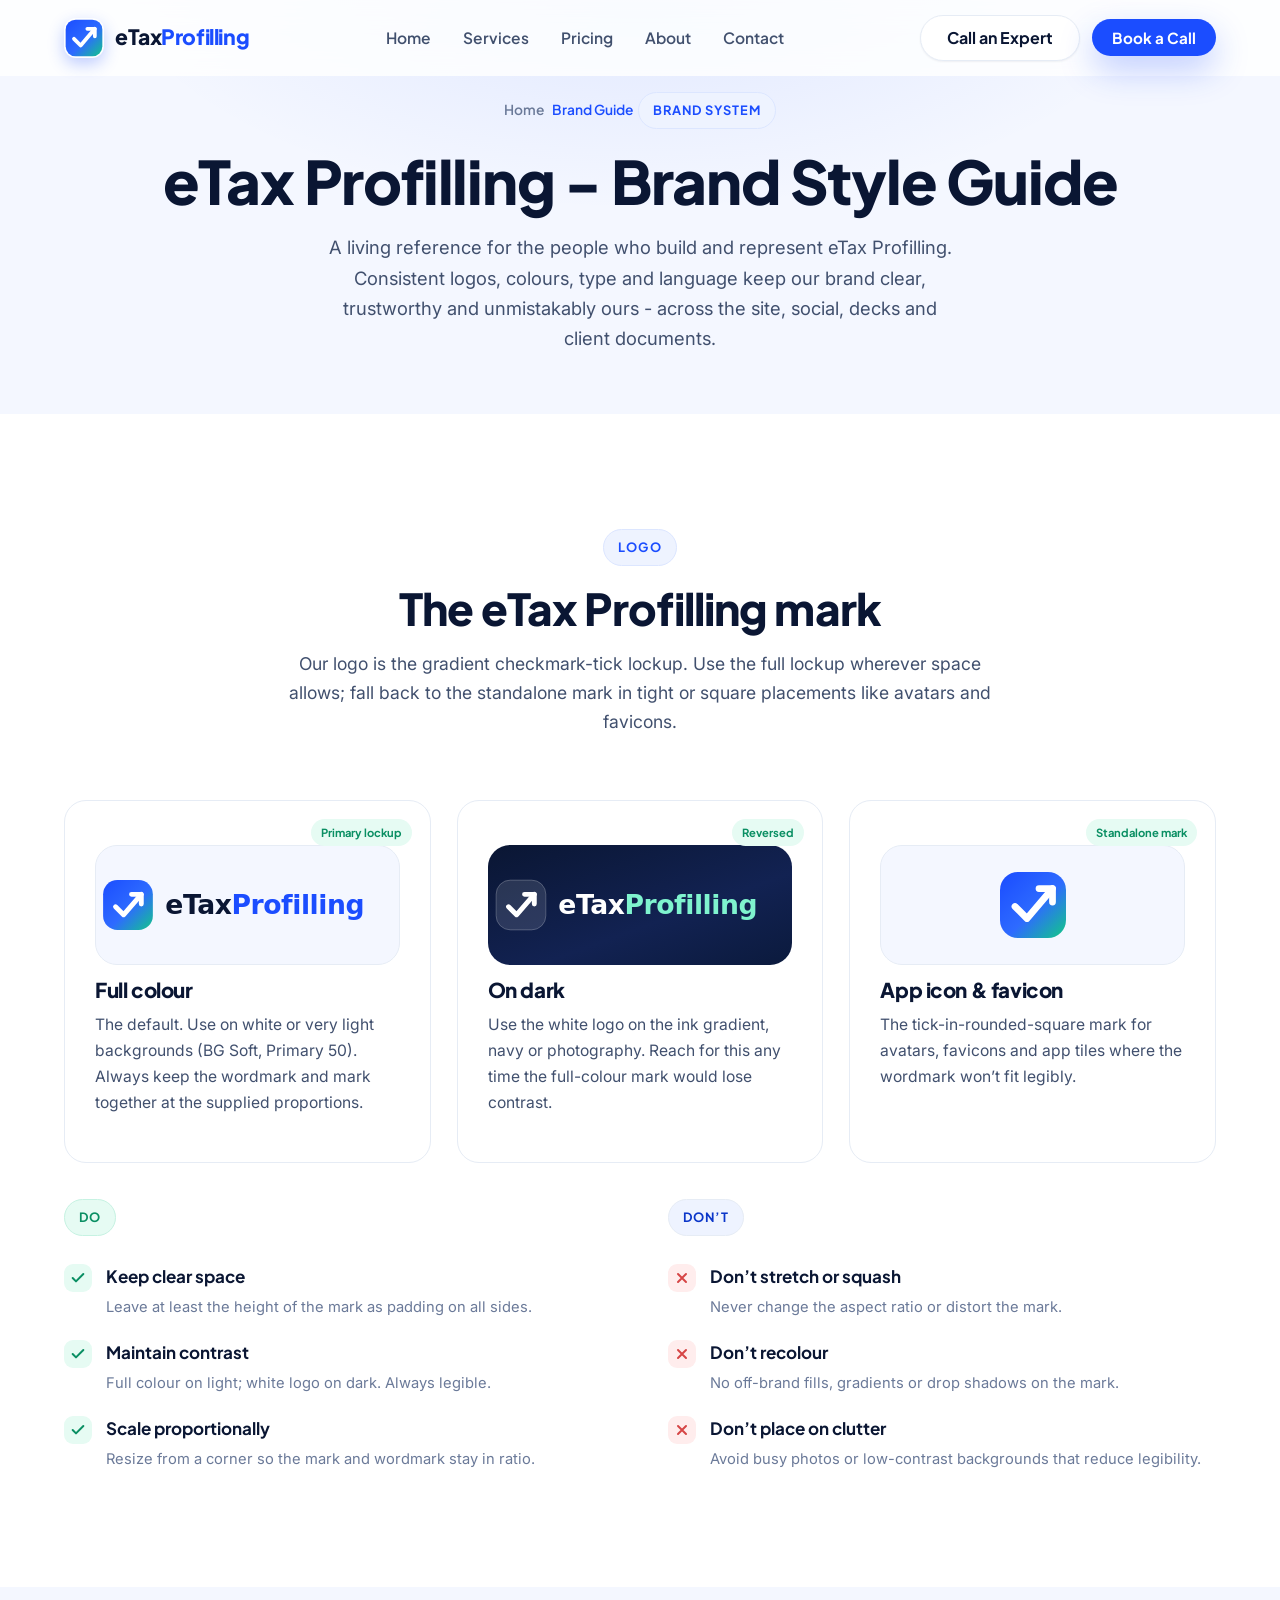
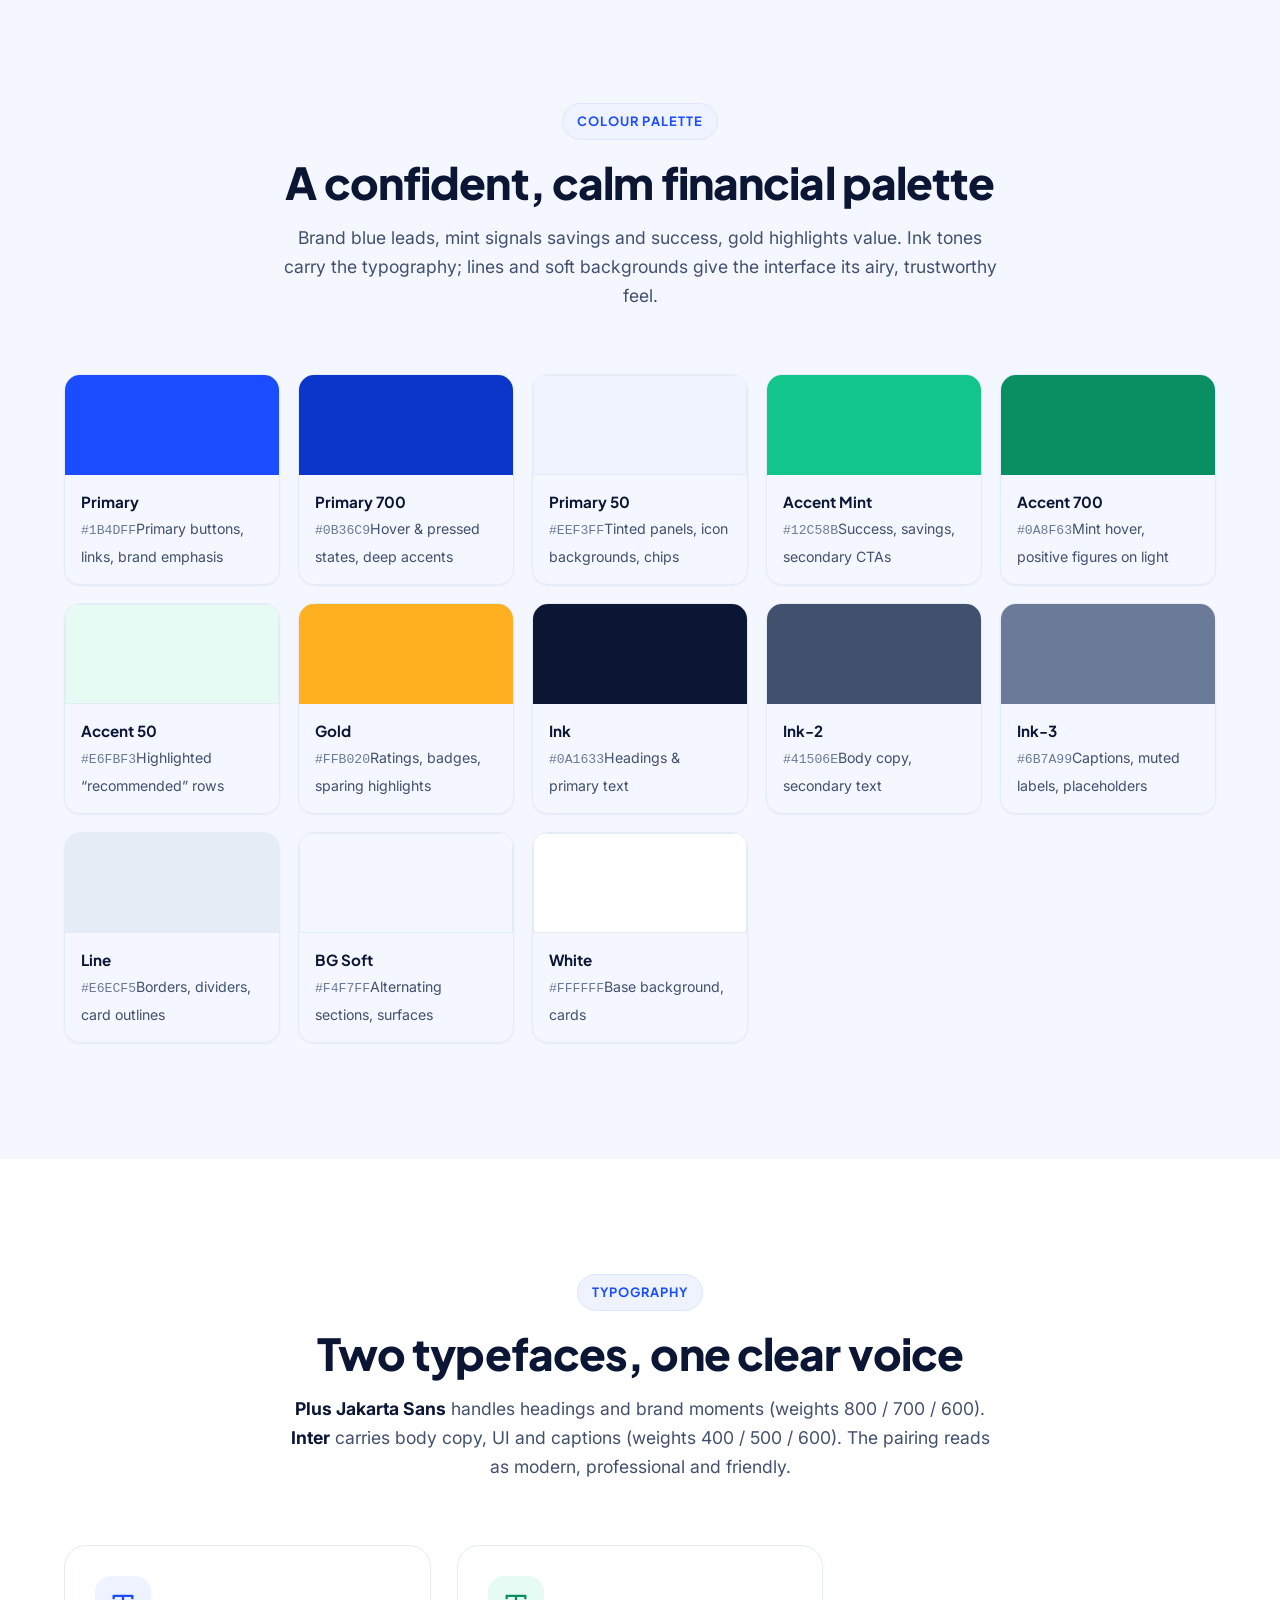
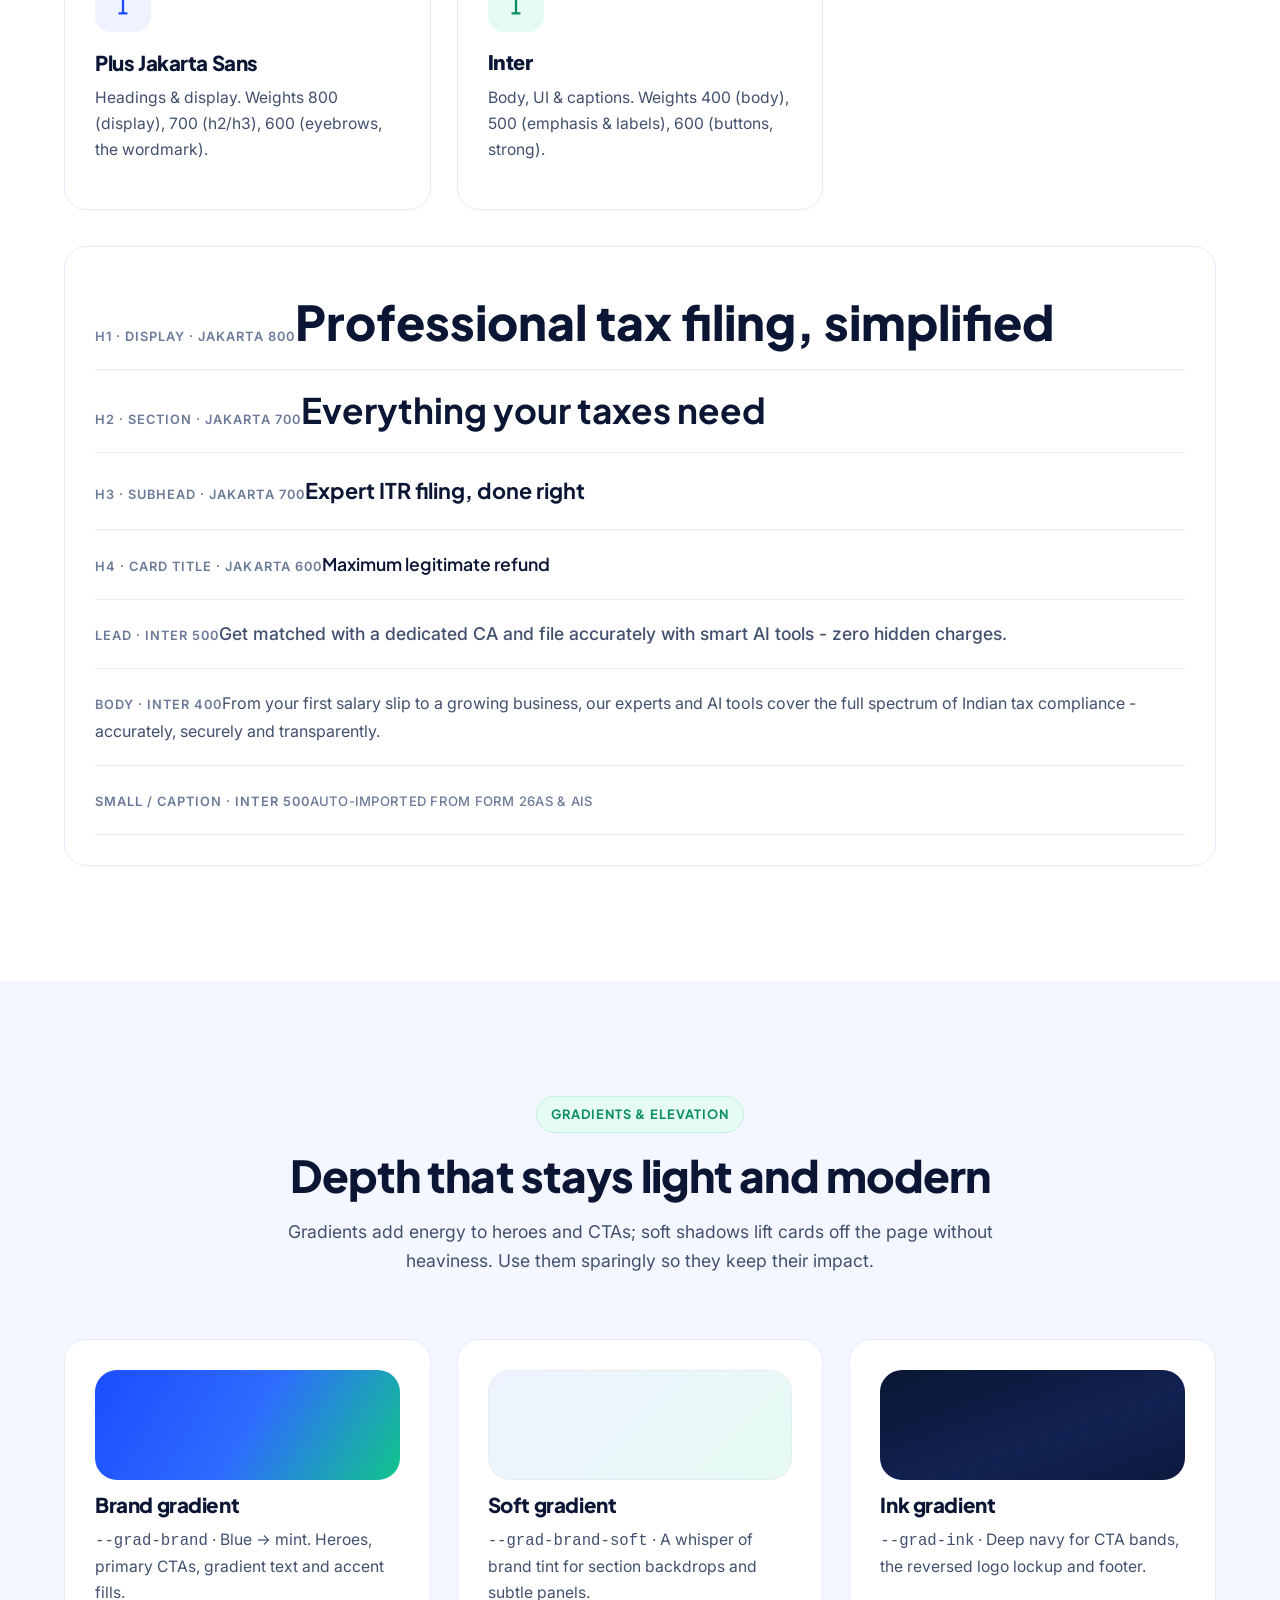
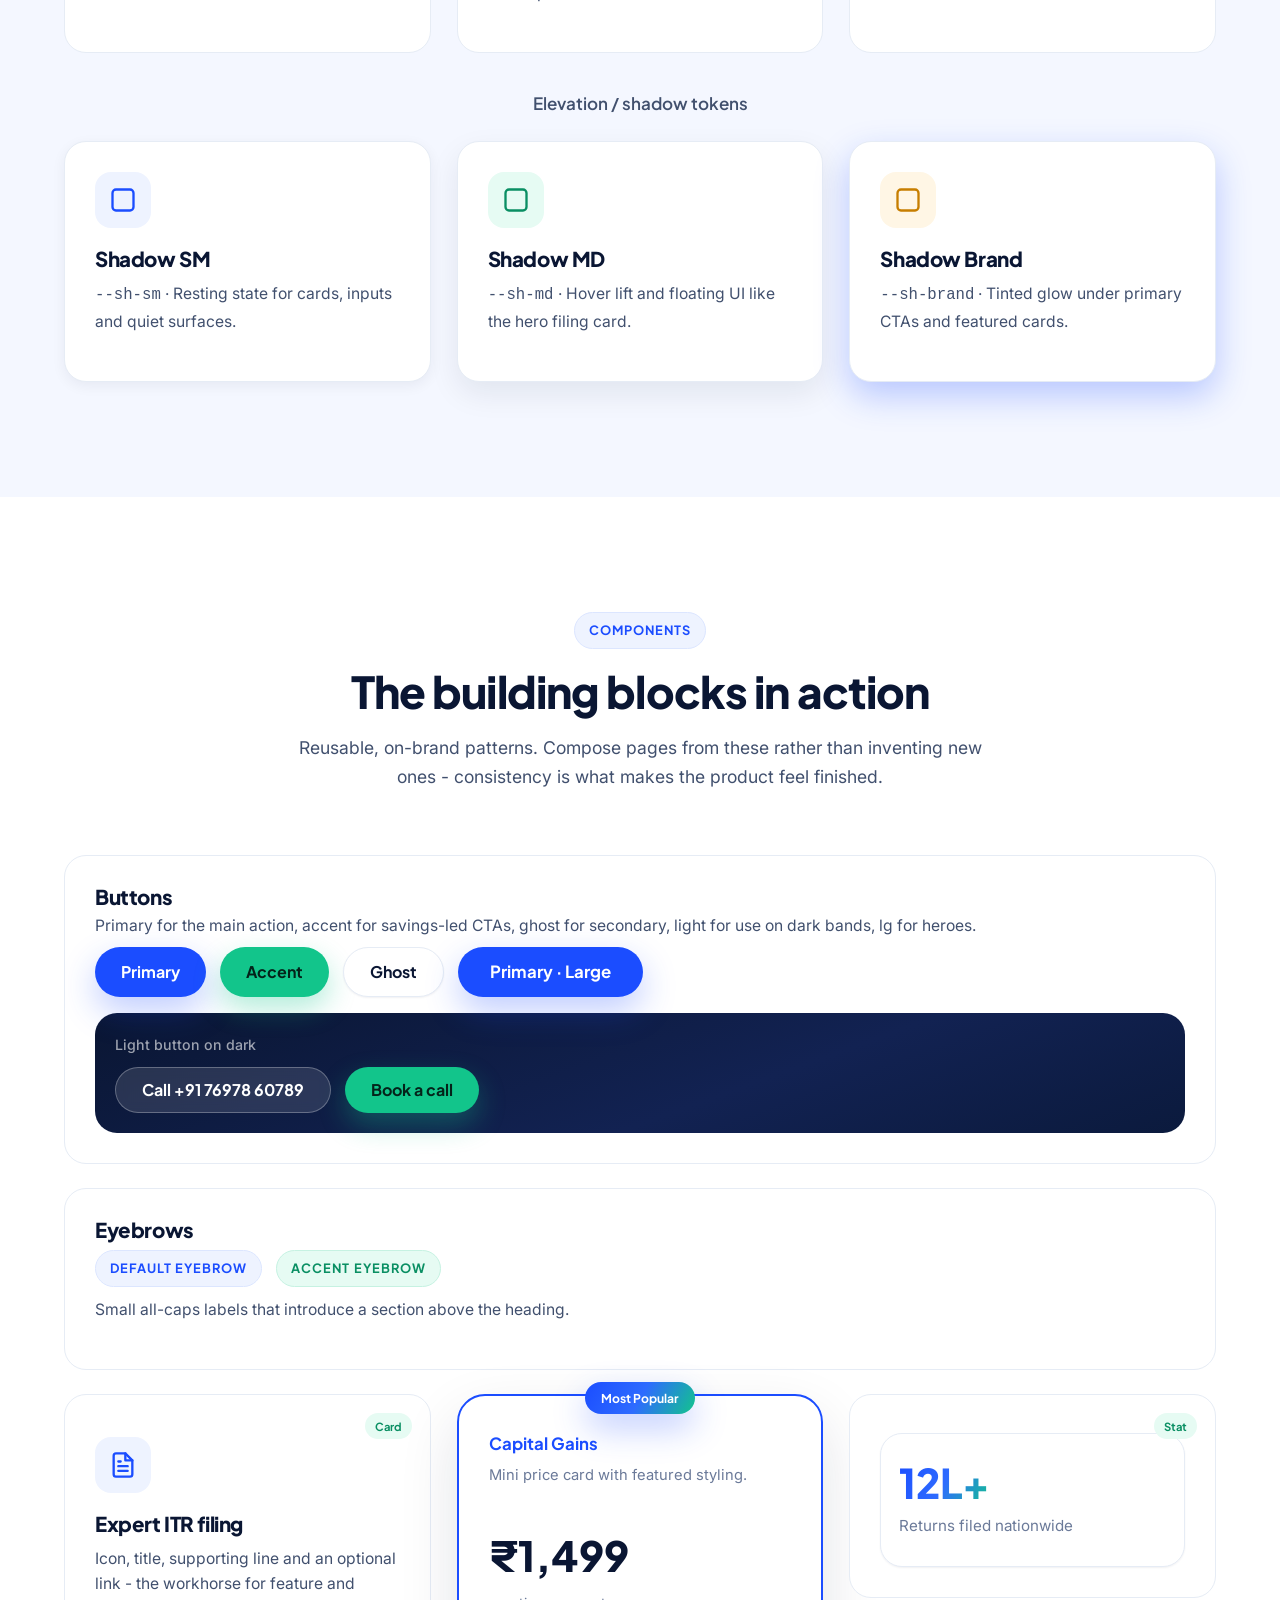
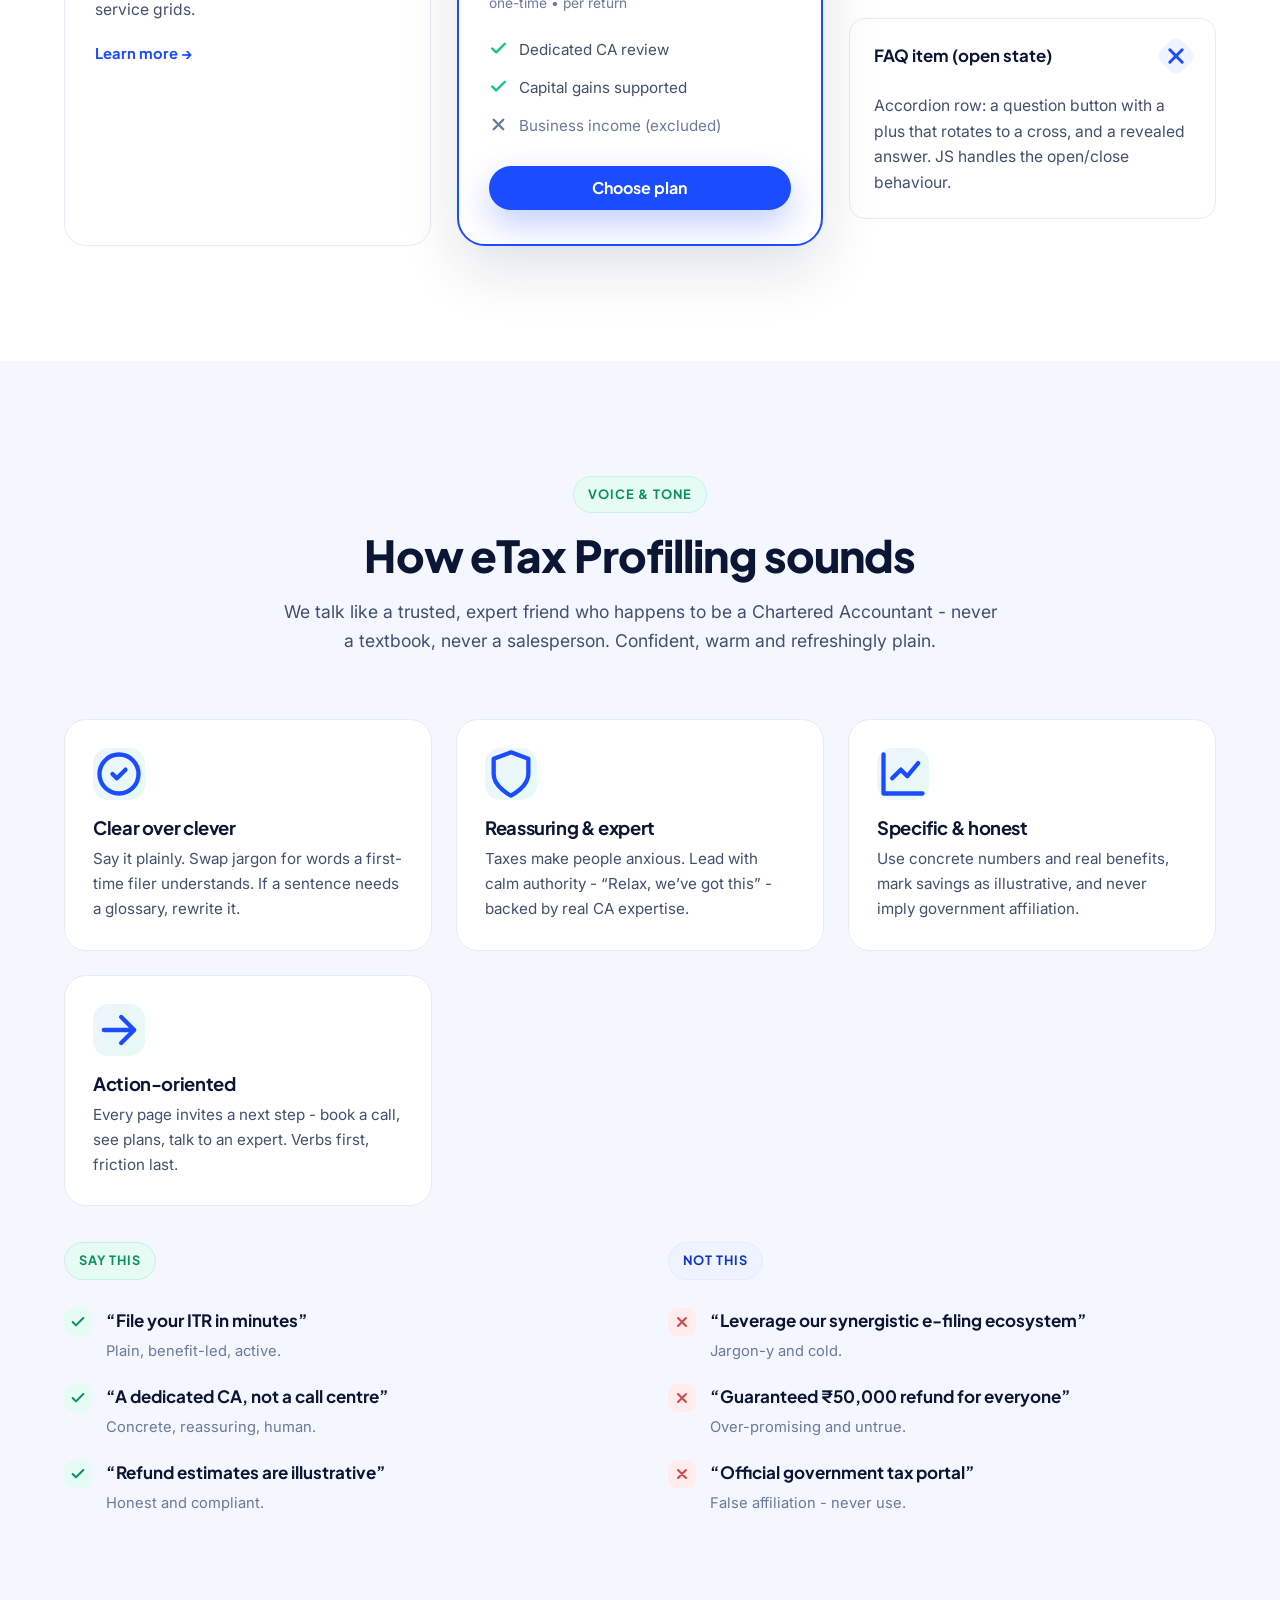
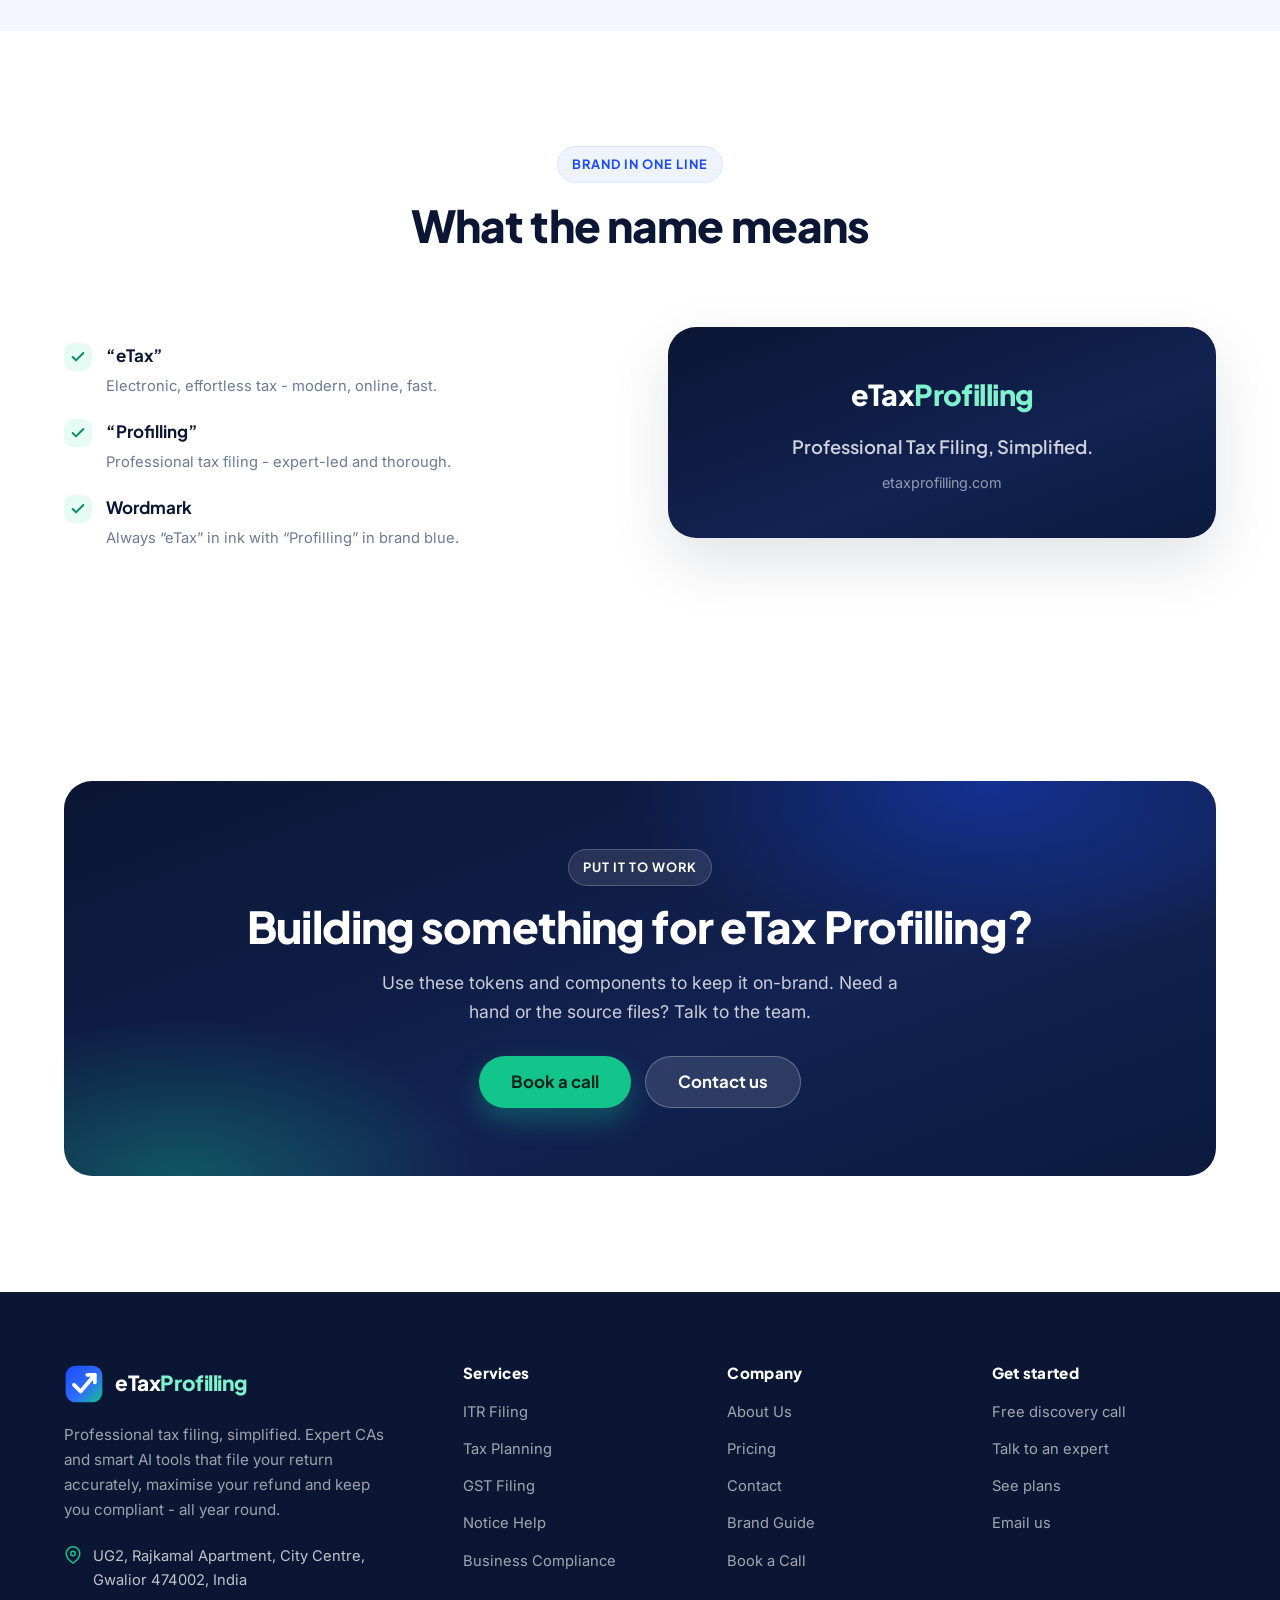
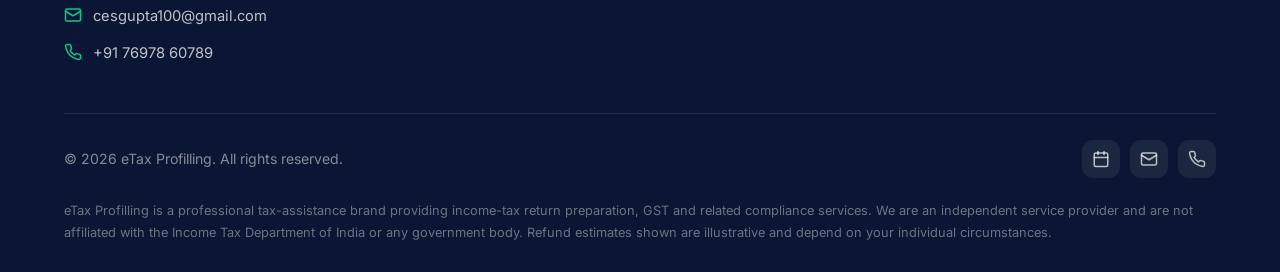
<file: style-guide.html>
<!DOCTYPE html>
<html lang="en">
<head>
  <meta charset="UTF-8" />
  <meta name="viewport" content="width=device-width, initial-scale=1.0" />
  <script>document.documentElement.classList.add('js');</script>
  <title>Brand Style Guide | eTax Profilling</title>
  <meta name="description" content="The eTax Profilling brand style guide - logo usage, colour palette, typography, gradients, components, and voice & tone for our professional tax-filing brand." />
  <meta name="theme-color" content="#1B4DFF" />
  <link rel="icon" type="image/svg+xml" href="assets/img/favicon.svg" />
  <meta property="og:title" content="Brand Style Guide | eTax Profilling" />
  <meta property="og:description" content="Logo usage, colours, typography, gradients, components and voice for the eTax Profilling brand system." />
  <meta property="og:type" content="website" />
  <link rel="preconnect" href="https://fonts.googleapis.com" />
  <link rel="preconnect" href="https://fonts.gstatic.com" crossorigin />
  <link href="https://fonts.googleapis.com/css2?family=Inter:wght@400;500;600;700&family=Plus+Jakarta+Sans:wght@600;700;800&display=swap" rel="stylesheet" />
  <link rel="stylesheet" href="assets/css/styles.css" />
</head>
<body>

  <!-- ===================== NAV ===================== -->
  <header class="nav" id="nav">
    <div class="container nav__inner">
      <a href="index.html" class="brand" aria-label="eTax Profilling home">
        <svg class="brand__mark" viewBox="0 0 96 96" fill="none" xmlns="http://www.w3.org/2000/svg" aria-hidden="true">
          <defs><linearGradient id="nm" x1="4" y1="4" x2="92" y2="92" gradientUnits="userSpaceOnUse"><stop stop-color="#1B4DFF"/><stop offset=".55" stop-color="#2E6BFF"/><stop offset="1" stop-color="#12C58B"/></linearGradient></defs>
          <rect x="4" y="4" width="88" height="88" rx="24" fill="url(#nm)"/>
          <path d="M24 50 L40 66 L74 26" stroke="#fff" stroke-width="9" stroke-linecap="round" stroke-linejoin="round"/>
          <path d="M56 26 L74 26 L74 44" stroke="#fff" stroke-width="9" stroke-linecap="round" stroke-linejoin="round"/>
        </svg>
        <span class="brand__text">eTax<span>Profilling</span></span>
      </a>

      <nav class="nav__links" aria-label="Primary">
        <a class="nav__link" href="index.html">Home</a>
        <a class="nav__link" href="services.html">Services</a>
        <a class="nav__link" href="pricing.html">Pricing</a>
        <a class="nav__link" href="about.html">About</a>
        <a class="nav__link" href="contact.html">Contact</a>
      </nav>

      <div class="nav__actions">
        <a class="btn btn--ghost" href="tel:+917697860789">Call an Expert</a>
        <a class="btn btn--primary nav__cta" href="https://cal.com/sparsh-gupta-vzhbrz/30min" target="_blank" rel="noopener">Book a Call</a>
        <button class="nav__toggle" aria-label="Toggle menu" aria-expanded="false"><span></span></button>
      </div>
    </div>

    <div class="nav__drawer">
      <a class="nav__link" href="index.html">Home</a>
      <a class="nav__link" href="services.html">Services</a>
      <a class="nav__link" href="pricing.html">Pricing</a>
      <a class="nav__link" href="about.html">About</a>
      <a class="nav__link" href="contact.html">Contact</a>
      <div class="nav__drawer-divider"></div>
      <a class="btn btn--ghost" href="tel:+917697860789">Call an Expert</a>
      <a class="btn btn--primary" href="https://cal.com/sparsh-gupta-vzhbrz/30min" target="_blank" rel="noopener">Book a Discovery Call</a>
    </div>
  </header>

  <main>
    <!-- ===================== PAGE HERO ===================== -->
    <section class="page-hero">
      <div class="container">
        <nav class="crumbs" aria-label="Breadcrumb">
          <a href="index.html">Home</a>
          <span>Brand Guide</span>
        </nav>
        <span class="eyebrow reveal">Brand system</span>
        <h1 class="reveal d1">eTax Profilling - Brand Style Guide</h1>
        <p class="lead reveal d2">A living reference for the people who build and represent eTax Profilling. Consistent logos, colours, type and language keep our brand clear, trustworthy and unmistakably ours - across the site, social, decks and client documents.</p>
      </div>
    </section>

    <!-- ===================== LOGO ===================== -->
    <section class="section">
      <div class="container">
        <div class="section-head">
          <span class="eyebrow">Logo</span>
          <h2>The eTax Profilling mark</h2>
          <p>Our logo is the gradient checkmark-tick lockup. Use the full lockup wherever space allows; fall back to the standalone mark in tight or square placements like avatars and favicons.</p>
        </div>

        <div class="cards">
          <article class="card reveal" style="align-items:flex-start">
            <span class="card__tag">Primary lockup</span>
            <div style="width:100%;display:flex;align-items:center;justify-content:center;min-height:120px;background:var(--bg-soft);border:1px solid var(--line);border-radius:var(--r-lg);margin:14px 0">
              <img src="assets/img/logo.svg" alt="eTax Profilling logo" style="height:64px;max-width:100%" />
            </div>
            <h3>Full colour</h3>
            <p>The default. Use on white or very light backgrounds (BG Soft, Primary 50). Always keep the wordmark and mark together at the supplied proportions.</p>
          </article>

          <article class="card reveal d1" style="align-items:flex-start">
            <span class="card__tag">Reversed</span>
            <div style="width:100%;display:flex;align-items:center;justify-content:center;min-height:120px;background:var(--grad-ink);border-radius:var(--r-lg);margin:14px 0">
              <img src="assets/img/logo-white.svg" alt="eTax Profilling logo, white version on dark background" style="height:64px;max-width:100%" />
            </div>
            <h3>On dark</h3>
            <p>Use the white logo on the ink gradient, navy or photography. Reach for this any time the full-colour mark would lose contrast.</p>
          </article>

          <article class="card reveal d2" style="align-items:flex-start">
            <span class="card__tag">Standalone mark</span>
            <div style="width:100%;display:flex;align-items:center;justify-content:center;min-height:120px;background:var(--bg-soft);border:1px solid var(--line);border-radius:var(--r-lg);margin:14px 0">
              <img src="assets/img/logo-mark.svg" alt="eTax Profilling icon mark" style="width:72px;height:72px" />
            </div>
            <h3>App icon &amp; favicon</h3>
            <p>The tick-in-rounded-square mark for avatars, favicons and app tiles where the wordmark won’t fit legibly.</p>
          </article>
        </div>

        <div class="split mt-4" style="align-items:flex-start">
          <div class="split__copy">
            <span class="eyebrow eyebrow--accent">Do</span>
            <ul class="feature-list">
              <li><span class="tick"><svg viewBox="0 0 24 24" fill="none" stroke="currentColor" stroke-width="3" stroke-linecap="round" stroke-linejoin="round"><path d="M20 6 9 17l-5-5"/></svg></span><div><b>Keep clear space</b><small>Leave at least the height of the mark as padding on all sides.</small></div></li>
              <li><span class="tick"><svg viewBox="0 0 24 24" fill="none" stroke="currentColor" stroke-width="3" stroke-linecap="round" stroke-linejoin="round"><path d="M20 6 9 17l-5-5"/></svg></span><div><b>Maintain contrast</b><small>Full colour on light; white logo on dark. Always legible.</small></div></li>
              <li><span class="tick"><svg viewBox="0 0 24 24" fill="none" stroke="currentColor" stroke-width="3" stroke-linecap="round" stroke-linejoin="round"><path d="M20 6 9 17l-5-5"/></svg></span><div><b>Scale proportionally</b><small>Resize from a corner so the mark and wordmark stay in ratio.</small></div></li>
            </ul>
          </div>
          <div class="split__copy">
            <span class="eyebrow" style="background:var(--brand-primary-50);color:var(--brand-primary-700);border-color:var(--line)">Don’t</span>
            <ul class="feature-list">
              <li><span class="tick" style="background:#FFEDED;color:#D64545"><svg viewBox="0 0 24 24" fill="none" stroke="currentColor" stroke-width="3" stroke-linecap="round" stroke-linejoin="round"><path d="M18 6 6 18M6 6l12 12"/></svg></span><div><b>Don’t stretch or squash</b><small>Never change the aspect ratio or distort the mark.</small></div></li>
              <li><span class="tick" style="background:#FFEDED;color:#D64545"><svg viewBox="0 0 24 24" fill="none" stroke="currentColor" stroke-width="3" stroke-linecap="round" stroke-linejoin="round"><path d="M18 6 6 18M6 6l12 12"/></svg></span><div><b>Don’t recolour</b><small>No off-brand fills, gradients or drop shadows on the mark.</small></div></li>
              <li><span class="tick" style="background:#FFEDED;color:#D64545"><svg viewBox="0 0 24 24" fill="none" stroke="currentColor" stroke-width="3" stroke-linecap="round" stroke-linejoin="round"><path d="M18 6 6 18M6 6l12 12"/></svg></span><div><b>Don’t place on clutter</b><small>Avoid busy photos or low-contrast backgrounds that reduce legibility.</small></div></li>
            </ul>
          </div>
        </div>
      </div>
    </section>

    <!-- ===================== COLOUR PALETTE ===================== -->
    <section class="section section--soft">
      <div class="container">
        <div class="section-head">
          <span class="eyebrow">Colour palette</span>
          <h2>A confident, calm financial palette</h2>
          <p>Brand blue leads, mint signals savings and success, gold highlights value. Ink tones carry the typography; lines and soft backgrounds give the interface its airy, trustworthy feel.</p>
        </div>
        <div class="swatches">
          <div class="swatch reveal"><div class="swatch__color" style="background:#1B4DFF"></div><div class="swatch__meta"><b>Primary</b><code>#1B4DFF</code><small>Primary buttons, links, brand emphasis</small></div></div>
          <div class="swatch reveal"><div class="swatch__color" style="background:#0B36C9"></div><div class="swatch__meta"><b>Primary 700</b><code>#0B36C9</code><small>Hover &amp; pressed states, deep accents</small></div></div>
          <div class="swatch reveal"><div class="swatch__color" style="background:#EEF3FF;border:1px solid var(--line)"></div><div class="swatch__meta"><b>Primary 50</b><code>#EEF3FF</code><small>Tinted panels, icon backgrounds, chips</small></div></div>
          <div class="swatch reveal d1"><div class="swatch__color" style="background:#12C58B"></div><div class="swatch__meta"><b>Accent Mint</b><code>#12C58B</code><small>Success, savings, secondary CTAs</small></div></div>
          <div class="swatch reveal d1"><div class="swatch__color" style="background:#0A8F63"></div><div class="swatch__meta"><b>Accent 700</b><code>#0A8F63</code><small>Mint hover, positive figures on light</small></div></div>
          <div class="swatch reveal d1"><div class="swatch__color" style="background:#E6FBF3;border:1px solid var(--line)"></div><div class="swatch__meta"><b>Accent 50</b><code>#E6FBF3</code><small>Highlighted “recommended” rows</small></div></div>
          <div class="swatch reveal d2"><div class="swatch__color" style="background:#FFB020"></div><div class="swatch__meta"><b>Gold</b><code>#FFB020</code><small>Ratings, badges, sparing highlights</small></div></div>
          <div class="swatch reveal d2"><div class="swatch__color" style="background:#0A1633"></div><div class="swatch__meta"><b>Ink</b><code>#0A1633</code><small>Headings &amp; primary text</small></div></div>
          <div class="swatch reveal d2"><div class="swatch__color" style="background:#41506E"></div><div class="swatch__meta"><b>Ink-2</b><code>#41506E</code><small>Body copy, secondary text</small></div></div>
          <div class="swatch reveal d3"><div class="swatch__color" style="background:#6B7A99"></div><div class="swatch__meta"><b>Ink-3</b><code>#6B7A99</code><small>Captions, muted labels, placeholders</small></div></div>
          <div class="swatch reveal d3"><div class="swatch__color" style="background:#E6ECF5;border:1px solid var(--line)"></div><div class="swatch__meta"><b>Line</b><code>#E6ECF5</code><small>Borders, dividers, card outlines</small></div></div>
          <div class="swatch reveal d3"><div class="swatch__color" style="background:#F4F7FF;border:1px solid var(--line)"></div><div class="swatch__meta"><b>BG Soft</b><code>#F4F7FF</code><small>Alternating sections, surfaces</small></div></div>
          <div class="swatch reveal d3"><div class="swatch__color" style="background:#FFFFFF;border:1px solid var(--line)"></div><div class="swatch__meta"><b>White</b><code>#FFFFFF</code><small>Base background, cards</small></div></div>
        </div>
      </div>
    </section>

    <!-- ===================== TYPOGRAPHY ===================== -->
    <section class="section">
      <div class="container">
        <div class="section-head">
          <span class="eyebrow">Typography</span>
          <h2>Two typefaces, one clear voice</h2>
          <p><strong>Plus Jakarta Sans</strong> handles headings and brand moments (weights 800 / 700 / 600). <strong>Inter</strong> carries body copy, UI and captions (weights 400 / 500 / 600). The pairing reads as modern, professional and friendly.</p>
        </div>

        <div class="cards mt-2" style="margin-bottom:36px">
          <article class="card reveal" style="align-items:flex-start">
            <div class="card__ico"><svg viewBox="0 0 24 24" fill="none" stroke="currentColor" stroke-width="2" stroke-linecap="round" stroke-linejoin="round"><path d="M4 7V5h16v2M9 20h6M12 5v15"/></svg></div>
            <h3 style="font-family:'Plus Jakarta Sans'">Plus Jakarta Sans</h3>
            <p>Headings &amp; display. Weights 800 (display), 700 (h2/h3), 600 (eyebrows, the wordmark).</p>
          </article>
          <article class="card reveal d1" style="align-items:flex-start">
            <div class="card__ico card__ico--accent"><svg viewBox="0 0 24 24" fill="none" stroke="currentColor" stroke-width="2" stroke-linecap="round" stroke-linejoin="round"><path d="M4 7V5h16v2M9 20h6M12 5v15"/></svg></div>
            <h3 style="font-family:'Inter'">Inter</h3>
            <p>Body, UI &amp; captions. Weights 400 (body), 500 (emphasis &amp; labels), 600 (buttons, strong).</p>
          </article>
        </div>

        <div class="card" style="align-items:stretch">
          <div class="type-row"><small>H1 · Display · Jakarta 800</small><span style="font-family:'Plus Jakarta Sans';font-weight:800;font-size:clamp(2rem,4vw,3rem);line-height:1.05;color:var(--ink)">Professional tax filing, simplified</span></div>
          <div class="type-row"><small>H2 · Section · Jakarta 700</small><span style="font-family:'Plus Jakarta Sans';font-weight:700;font-size:clamp(1.6rem,3vw,2.2rem);line-height:1.15;color:var(--ink)">Everything your taxes need</span></div>
          <div class="type-row"><small>H3 · Subhead · Jakarta 700</small><span style="font-family:'Plus Jakarta Sans';font-weight:700;font-size:1.35rem;color:var(--ink)">Expert ITR filing, done right</span></div>
          <div class="type-row"><small>H4 · Card title · Jakarta 600</small><span style="font-family:'Plus Jakarta Sans';font-weight:600;font-size:1.1rem;color:var(--ink)">Maximum legitimate refund</span></div>
          <div class="type-row"><small>Lead · Inter 500</small><span style="font-family:'Inter';font-weight:500;font-size:1.1rem;line-height:1.6;color:var(--ink-2)">Get matched with a dedicated CA and file accurately with smart AI tools - zero hidden charges.</span></div>
          <div class="type-row"><small>Body · Inter 400</small><span style="font-family:'Inter';font-weight:400;font-size:1rem;line-height:1.65;color:var(--ink-2)">From your first salary slip to a growing business, our experts and AI tools cover the full spectrum of Indian tax compliance - accurately, securely and transparently.</span></div>
          <div class="type-row"><small>Small / caption · Inter 500</small><span style="font-family:'Inter';font-weight:500;font-size:.82rem;letter-spacing:.02em;color:var(--ink-3)">AUTO-IMPORTED FROM FORM 26AS &amp; AIS</span></div>
        </div>
      </div>
    </section>

    <!-- ===================== GRADIENTS & ELEVATION ===================== -->
    <section class="section section--soft">
      <div class="container">
        <div class="section-head">
          <span class="eyebrow eyebrow--accent">Gradients &amp; elevation</span>
          <h2>Depth that stays light and modern</h2>
          <p>Gradients add energy to heroes and CTAs; soft shadows lift cards off the page without heaviness. Use them sparingly so they keep their impact.</p>
        </div>

        <div class="cards" style="margin-bottom:36px">
          <article class="card reveal" style="align-items:flex-start;overflow:hidden">
            <div style="width:100%;height:110px;border-radius:var(--r-lg);background:var(--grad-brand);margin-bottom:14px"></div>
            <h3>Brand gradient</h3>
            <p><code>--grad-brand</code> · Blue → mint. Heroes, primary CTAs, gradient text and accent fills.</p>
          </article>
          <article class="card reveal d1" style="align-items:flex-start;overflow:hidden">
            <div style="width:100%;height:110px;border-radius:var(--r-lg);background:var(--grad-brand-soft);border:1px solid var(--line);margin-bottom:14px"></div>
            <h3>Soft gradient</h3>
            <p><code>--grad-brand-soft</code> · A whisper of brand tint for section backdrops and subtle panels.</p>
          </article>
          <article class="card reveal d2" style="align-items:flex-start;overflow:hidden">
            <div style="width:100%;height:110px;border-radius:var(--r-lg);background:var(--grad-ink);margin-bottom:14px"></div>
            <h3>Ink gradient</h3>
            <p><code>--grad-ink</code> · Deep navy for CTA bands, the reversed logo lockup and footer.</p>
          </article>
        </div>

        <p style="text-align:center;font-family:'Plus Jakarta Sans';font-weight:600;color:var(--ink-2);margin-bottom:24px">Elevation / shadow tokens</p>
        <div class="cards">
          <article class="card reveal" style="box-shadow:var(--sh-sm)"><div class="card__ico"><svg viewBox="0 0 24 24" fill="none" stroke="currentColor" stroke-width="2" stroke-linecap="round" stroke-linejoin="round"><rect x="3" y="3" width="18" height="18" rx="3"/></svg></div><h3>Shadow SM</h3><p><code>--sh-sm</code> · Resting state for cards, inputs and quiet surfaces.</p></article>
          <article class="card reveal d1" style="box-shadow:var(--sh-md)"><div class="card__ico card__ico--accent"><svg viewBox="0 0 24 24" fill="none" stroke="currentColor" stroke-width="2" stroke-linecap="round" stroke-linejoin="round"><rect x="3" y="3" width="18" height="18" rx="3"/></svg></div><h3>Shadow MD</h3><p><code>--sh-md</code> · Hover lift and floating UI like the hero filing card.</p></article>
          <article class="card reveal d2" style="box-shadow:var(--sh-brand)"><div class="card__ico card__ico--gold"><svg viewBox="0 0 24 24" fill="none" stroke="currentColor" stroke-width="2" stroke-linecap="round" stroke-linejoin="round"><rect x="3" y="3" width="18" height="18" rx="3"/></svg></div><h3>Shadow Brand</h3><p><code>--sh-brand</code> · Tinted glow under primary CTAs and featured cards.</p></article>
        </div>
      </div>
    </section>

    <!-- ===================== COMPONENTS ===================== -->
    <section class="section">
      <div class="container">
        <div class="section-head">
          <span class="eyebrow">Components</span>
          <h2>The building blocks in action</h2>
          <p>Reusable, on-brand patterns. Compose pages from these rather than inventing new ones - consistency is what makes the product feel finished.</p>
        </div>

        <!-- Buttons -->
        <div class="card reveal" style="align-items:flex-start;margin-bottom:24px">
          <h3 style="margin-bottom:4px">Buttons</h3>
          <p style="margin-bottom:8px">Primary for the main action, accent for savings-led CTAs, ghost for secondary, light for use on dark bands, lg for heroes.</p>
          <div class="btn-row" style="flex-wrap:wrap">
            <a class="btn btn--primary" href="https://cal.com/sparsh-gupta-vzhbrz/30min" target="_blank" rel="noopener">Primary</a>
            <a class="btn btn--accent" href="https://cal.com/sparsh-gupta-vzhbrz/30min" target="_blank" rel="noopener">Accent</a>
            <a class="btn btn--ghost" href="services.html">Ghost</a>
            <a class="btn btn--primary btn--lg" href="https://cal.com/sparsh-gupta-vzhbrz/30min" target="_blank" rel="noopener">Primary · Large</a>
          </div>
          <div style="width:100%;background:var(--grad-ink);border-radius:var(--r-lg);padding:20px;margin-top:16px">
            <small style="display:block;color:rgba(255,255,255,.6);font-weight:500;margin-bottom:10px">Light button on dark</small>
            <div class="btn-row" style="flex-wrap:wrap">
              <a class="btn btn--light" href="tel:+917697860789">Call +91 76978 60789</a>
              <a class="btn btn--accent" href="https://cal.com/sparsh-gupta-vzhbrz/30min" target="_blank" rel="noopener">Book a call</a>
            </div>
          </div>
        </div>

        <!-- Eyebrows -->
        <div class="card reveal d1" style="align-items:flex-start;margin-bottom:24px">
          <h3 style="margin-bottom:8px">Eyebrows</h3>
          <div class="btn-row" style="flex-wrap:wrap;gap:14px">
            <span class="eyebrow">Default eyebrow</span>
            <span class="eyebrow eyebrow--accent">Accent eyebrow</span>
          </div>
          <p style="margin-top:10px">Small all-caps labels that introduce a section above the heading.</p>
        </div>

        <!-- Card / Price card / FAQ / Stat -->
        <div class="cards">
          <article class="card reveal" style="align-items:flex-start">
            <span class="card__tag">Card</span>
            <div class="card__ico" style="margin-top:12px"><svg viewBox="0 0 24 24" fill="none" stroke="currentColor" stroke-width="2" stroke-linecap="round" stroke-linejoin="round"><path d="M14 2H6a2 2 0 0 0-2 2v16a2 2 0 0 0 2 2h12a2 2 0 0 0 2-2V8z"/><path d="M14 2v6h6M16 13H8M16 17H8M10 9H8"/></svg></div>
            <h3>Expert ITR filing</h3>
            <p>Icon, title, supporting line and an optional link - the workhorse for feature and service grids.</p>
            <a class="card__link" href="services.html">Learn more →</a>
          </article>

          <article class="price-card price-card--featured reveal d1">
            <div class="price-card__name">Capital Gains</div>
            <p class="price-card__desc">Mini price card with featured styling.</p>
            <div class="price-card__price">₹<span class="amt">1,499</span></div>
            <div class="price-card__period">one-time • per return</div>
            <ul>
              <li><svg viewBox="0 0 24 24" fill="none" stroke="currentColor" stroke-width="3" stroke-linecap="round" stroke-linejoin="round"><path d="M20 6 9 17l-5-5"/></svg> Dedicated CA review</li>
              <li><svg viewBox="0 0 24 24" fill="none" stroke="currentColor" stroke-width="3" stroke-linecap="round" stroke-linejoin="round"><path d="M20 6 9 17l-5-5"/></svg> Capital gains supported</li>
              <li class="muted"><svg viewBox="0 0 24 24" fill="none" stroke="currentColor" stroke-width="3" stroke-linecap="round" stroke-linejoin="round"><path d="M18 6 6 18M6 6l12 12"/></svg> Business income (excluded)</li>
            </ul>
            <a class="btn btn--primary btn--block" href="pricing.html">Choose plan</a>
          </article>

          <div class="reveal d2" style="display:flex;flex-direction:column;gap:20px">
            <div class="card" style="align-items:flex-start">
              <span class="card__tag">Stat</span>
              <div class="stat" style="text-align:left;margin-top:8px">
                <div class="stat__num"><span class="gradient-text">12L+</span></div>
                <div class="stat__label">Returns filed nationwide</div>
              </div>
            </div>
            <div class="faq" style="width:100%">
              <div class="faq-item">
                <button class="faq-q" aria-expanded="true">FAQ item (open state)<span class="pm" style="transform:rotate(45deg)"><svg viewBox="0 0 24 24" fill="none" stroke="currentColor" stroke-width="2.4" stroke-linecap="round"><path d="M12 5v14M5 12h14"/></svg></span></button>
                <div class="faq-a" style="max-height:none"><div class="faq-a__inner">Accordion row: a question button with a plus that rotates to a cross, and a revealed answer. JS handles the open/close behaviour.</div></div>
              </div>
            </div>
          </div>
        </div>
      </div>
    </section>

    <!-- ===================== VOICE & TONE ===================== -->
    <section class="section section--soft">
      <div class="container">
        <div class="section-head">
          <span class="eyebrow eyebrow--accent">Voice &amp; tone</span>
          <h2>How eTax Profilling sounds</h2>
          <p>We talk like a trusted, expert friend who happens to be a Chartered Accountant - never a textbook, never a salesperson. Confident, warm and refreshingly plain.</p>
        </div>

        <div class="values">
          <div class="value reveal">
            <div class="ico"><svg viewBox="0 0 24 24" fill="none" stroke="currentColor" stroke-width="2" stroke-linecap="round" stroke-linejoin="round"><circle cx="12" cy="12" r="9"/><path d="M9 12l2 2 4-4"/></svg></div>
            <h3>Clear over clever</h3>
            <p>Say it plainly. Swap jargon for words a first-time filer understands. If a sentence needs a glossary, rewrite it.</p>
          </div>
          <div class="value reveal d1">
            <div class="ico"><svg viewBox="0 0 24 24" fill="none" stroke="currentColor" stroke-width="2" stroke-linecap="round" stroke-linejoin="round"><path d="M12 22s8-4 8-10V5l-8-3-8 3v7c0 6 8 10 8 10z"/></svg></div>
            <h3>Reassuring &amp; expert</h3>
            <p>Taxes make people anxious. Lead with calm authority - “Relax, we’ve got this” - backed by real CA expertise.</p>
          </div>
          <div class="value reveal d2">
            <div class="ico"><svg viewBox="0 0 24 24" fill="none" stroke="currentColor" stroke-width="2" stroke-linecap="round" stroke-linejoin="round"><path d="M3 3v18h18"/><path d="M7 14l4-4 3 3 5-6"/></svg></div>
            <h3>Specific &amp; honest</h3>
            <p>Use concrete numbers and real benefits, mark savings as illustrative, and never imply government affiliation.</p>
          </div>
          <div class="value reveal d3">
            <div class="ico"><svg viewBox="0 0 24 24" fill="none" stroke="currentColor" stroke-width="2" stroke-linecap="round" stroke-linejoin="round"><path d="M5 12h14M13 6l6 6-6 6"/></svg></div>
            <h3>Action-oriented</h3>
            <p>Every page invites a next step - book a call, see plans, talk to an expert. Verbs first, friction last.</p>
          </div>
        </div>

        <div class="split mt-4" style="align-items:flex-start">
          <div class="split__copy">
            <span class="eyebrow eyebrow--accent">Say this</span>
            <ul class="feature-list">
              <li><span class="tick"><svg viewBox="0 0 24 24" fill="none" stroke="currentColor" stroke-width="3" stroke-linecap="round" stroke-linejoin="round"><path d="M20 6 9 17l-5-5"/></svg></span><div><b>“File your ITR in minutes”</b><small>Plain, benefit-led, active.</small></div></li>
              <li><span class="tick"><svg viewBox="0 0 24 24" fill="none" stroke="currentColor" stroke-width="3" stroke-linecap="round" stroke-linejoin="round"><path d="M20 6 9 17l-5-5"/></svg></span><div><b>“A dedicated CA, not a call centre”</b><small>Concrete, reassuring, human.</small></div></li>
              <li><span class="tick"><svg viewBox="0 0 24 24" fill="none" stroke="currentColor" stroke-width="3" stroke-linecap="round" stroke-linejoin="round"><path d="M20 6 9 17l-5-5"/></svg></span><div><b>“Refund estimates are illustrative”</b><small>Honest and compliant.</small></div></li>
            </ul>
          </div>
          <div class="split__copy">
            <span class="eyebrow" style="background:var(--brand-primary-50);color:var(--brand-primary-700);border-color:var(--line)">Not this</span>
            <ul class="feature-list">
              <li><span class="tick" style="background:#FFEDED;color:#D64545"><svg viewBox="0 0 24 24" fill="none" stroke="currentColor" stroke-width="3" stroke-linecap="round" stroke-linejoin="round"><path d="M18 6 6 18M6 6l12 12"/></svg></span><div><b>“Leverage our synergistic e-filing ecosystem”</b><small>Jargon-y and cold.</small></div></li>
              <li><span class="tick" style="background:#FFEDED;color:#D64545"><svg viewBox="0 0 24 24" fill="none" stroke="currentColor" stroke-width="3" stroke-linecap="round" stroke-linejoin="round"><path d="M18 6 6 18M6 6l12 12"/></svg></span><div><b>“Guaranteed ₹50,000 refund for everyone”</b><small>Over-promising and untrue.</small></div></li>
              <li><span class="tick" style="background:#FFEDED;color:#D64545"><svg viewBox="0 0 24 24" fill="none" stroke="currentColor" stroke-width="3" stroke-linecap="round" stroke-linejoin="round"><path d="M18 6 6 18M6 6l12 12"/></svg></span><div><b>“Official government tax portal”</b><small>False affiliation - never use.</small></div></li>
            </ul>
          </div>
        </div>
      </div>
    </section>

    <!-- ===================== BRAND IN ONE LINE ===================== -->
    <section class="section">
      <div class="container">
        <div class="section-head">
          <span class="eyebrow">Brand in one line</span>
          <h2>What the name means</h2>
        </div>
        <div class="split" style="align-items:center">
          <div class="split__copy">
            <ul class="feature-list">
              <li><span class="tick"><svg viewBox="0 0 24 24" fill="none" stroke="currentColor" stroke-width="3" stroke-linecap="round" stroke-linejoin="round"><path d="M20 6 9 17l-5-5"/></svg></span><div><b>“eTax”</b><small>Electronic, effortless tax - modern, online, fast.</small></div></li>
              <li><span class="tick"><svg viewBox="0 0 24 24" fill="none" stroke="currentColor" stroke-width="3" stroke-linecap="round" stroke-linejoin="round"><path d="M20 6 9 17l-5-5"/></svg></span><div><b>“Profilling”</b><small>Professional tax filing - expert-led and thorough.</small></div></li>
              <li><span class="tick"><svg viewBox="0 0 24 24" fill="none" stroke="currentColor" stroke-width="3" stroke-linecap="round" stroke-linejoin="round"><path d="M20 6 9 17l-5-5"/></svg></span><div><b>Wordmark</b><small>Always “eTax” in ink with “Profilling” in brand blue.</small></div></li>
            </ul>
          </div>
          <div class="split__media">
            <div class="media-frame--ink" style="background:var(--grad-ink);border-radius:var(--r-xl);padding:44px 32px;text-align:center;box-shadow:var(--sh-lg)">
              <span class="brand__text" style="font-size:1.8rem;color:#fff">eTax<span style="color:#7FF3CE">Profilling</span></span>
              <p style="color:rgba(255,255,255,.8);font-family:'Plus Jakarta Sans';font-weight:600;font-size:1.15rem;margin-top:14px">Professional Tax Filing, Simplified.</p>
              <p style="color:rgba(255,255,255,.55);font-size:.9rem;margin-top:8px">etaxprofilling.com</p>
            </div>
          </div>
        </div>
      </div>
    </section>

    <!-- ===================== CTA BAND ===================== -->
    <section class="section">
      <div class="container">
        <div class="cta-band reveal">
          <span class="eyebrow" style="background:rgba(255,255,255,.1);color:#fff;border-color:rgba(255,255,255,.2)">Put it to work</span>
          <h2 style="margin-top:16px">Building something for eTax Profilling?</h2>
          <p>Use these tokens and components to keep it on-brand. Need a hand or the source files? Talk to the team.</p>
          <div class="btn-row" style="justify-content:center">
            <a class="btn btn--accent btn--lg" href="https://cal.com/sparsh-gupta-vzhbrz/30min" target="_blank" rel="noopener">Book a call</a>
            <a class="btn btn--light btn--lg" href="contact.html">Contact us</a>
          </div>
        </div>
      </div>
    </section>
  </main>

  <!-- ===================== FOOTER ===================== -->
  <footer class="footer">
    <div class="container">
      <div class="footer__grid">
        <div class="footer__brand">
          <a href="index.html" class="footlogo">
            <svg class="footlogo__mark" viewBox="0 0 96 96" fill="none" xmlns="http://www.w3.org/2000/svg" aria-hidden="true">
              <defs><linearGradient id="fm" x1="4" y1="4" x2="92" y2="92" gradientUnits="userSpaceOnUse"><stop stop-color="#1B4DFF"/><stop offset=".55" stop-color="#2E6BFF"/><stop offset="1" stop-color="#12C58B"/></linearGradient></defs>
              <rect x="4" y="4" width="88" height="88" rx="24" fill="url(#fm)"/>
              <path d="M24 50 L40 66 L74 26" stroke="#fff" stroke-width="9" stroke-linecap="round" stroke-linejoin="round"/>
              <path d="M56 26 L74 26 L74 44" stroke="#fff" stroke-width="9" stroke-linecap="round" stroke-linejoin="round"/>
            </svg>
            <span class="footlogo__text">eTax<span>Profilling</span></span>
          </a>
          <p>Professional tax filing, simplified. Expert CAs and smart AI tools that file your return accurately, maximise your refund and keep you compliant - all year round.</p>
          <div class="footer__contact">
            <a href="https://maps.google.com/?q=City+Centre+Gwalior+474002" target="_blank" rel="noopener"><svg viewBox="0 0 24 24" fill="none" stroke="currentColor" stroke-width="2" stroke-linecap="round" stroke-linejoin="round"><path d="M21 10c0 7-9 13-9 13s-9-6-9-13a9 9 0 0 1 18 0z"/><circle cx="12" cy="10" r="3"/></svg> UG2, Rajkamal Apartment, City Centre, Gwalior 474002, India</a>
            <a href="mailto:cesgupta100@gmail.com"><svg viewBox="0 0 24 24" fill="none" stroke="currentColor" stroke-width="2" stroke-linecap="round" stroke-linejoin="round"><rect x="2" y="4" width="20" height="16" rx="2"/><path d="m22 7-10 6L2 7"/></svg> cesgupta100@gmail.com</a>
            <a href="tel:+917697860789"><svg viewBox="0 0 24 24" fill="none" stroke="currentColor" stroke-width="2" stroke-linecap="round" stroke-linejoin="round"><path d="M22 16.92v3a2 2 0 0 1-2.18 2 19.79 19.79 0 0 1-8.63-3.07 19.5 19.5 0 0 1-6-6 19.79 19.79 0 0 1-3.07-8.67A2 2 0 0 1 4.11 2h3a2 2 0 0 1 2 1.72c.13.96.36 1.9.68 2.81a2 2 0 0 1-.45 2.11L8.09 9.91a16 16 0 0 0 6 6l1.27-1.27a2 2 0 0 1 2.11-.45c.91.32 1.85.55 2.81.68A2 2 0 0 1 22 16.92z"/></svg> +91 76978 60789</a>
          </div>
        </div>
        <div class="footer__col">
          <h5>Services</h5>
          <ul>
            <li><a href="services.html#itr">ITR Filing</a></li>
            <li><a href="services.html#tax-planning">Tax Planning</a></li>
            <li><a href="services.html#gst">GST Filing</a></li>
            <li><a href="services.html#notice">Notice Help</a></li>
            <li><a href="services.html#business">Business Compliance</a></li>
          </ul>
        </div>
        <div class="footer__col">
          <h5>Company</h5>
          <ul>
            <li><a href="about.html">About Us</a></li>
            <li><a href="pricing.html">Pricing</a></li>
            <li><a href="contact.html">Contact</a></li>
            <li><a href="style-guide.html">Brand Guide</a></li>
            <li><a href="https://cal.com/sparsh-gupta-vzhbrz/30min" target="_blank" rel="noopener">Book a Call</a></li>
          </ul>
        </div>
        <div class="footer__col">
          <h5>Get started</h5>
          <ul>
            <li><a href="https://cal.com/sparsh-gupta-vzhbrz/30min" target="_blank" rel="noopener">Free discovery call</a></li>
            <li><a href="contact.html">Talk to an expert</a></li>
            <li><a href="pricing.html">See plans</a></li>
            <li><a href="mailto:cesgupta100@gmail.com">Email us</a></li>
          </ul>
        </div>
      </div>
      <div class="footer__bottom">
        <p>© <span id="year">2026</span> eTax Profilling. All rights reserved.</p>
        <div class="footer__social">
          <a href="https://cal.com/sparsh-gupta-vzhbrz/30min" target="_blank" rel="noopener" aria-label="Book a call"><svg viewBox="0 0 24 24" fill="none" stroke="currentColor" stroke-width="2" stroke-linecap="round" stroke-linejoin="round"><rect x="3" y="4" width="18" height="18" rx="2"/><path d="M16 2v4M8 2v4M3 10h18"/></svg></a>
          <a href="mailto:cesgupta100@gmail.com" aria-label="Email"><svg viewBox="0 0 24 24" fill="none" stroke="currentColor" stroke-width="2" stroke-linecap="round" stroke-linejoin="round"><rect x="2" y="4" width="20" height="16" rx="2"/><path d="m22 7-10 6L2 7"/></svg></a>
          <a href="tel:+917697860789" aria-label="Phone"><svg viewBox="0 0 24 24" fill="none" stroke="currentColor" stroke-width="2" stroke-linecap="round" stroke-linejoin="round"><path d="M22 16.92v3a2 2 0 0 1-2.18 2 19.79 19.79 0 0 1-8.63-3.07 19.5 19.5 0 0 1-6-6 19.79 19.79 0 0 1-3.07-8.67A2 2 0 0 1 4.11 2h3a2 2 0 0 1 2 1.72c.13.96.36 1.9.68 2.81a2 2 0 0 1-.45 2.11L8.09 9.91a16 16 0 0 0 6 6l1.27-1.27a2 2 0 0 1 2.11-.45c.91.32 1.85.55 2.81.68A2 2 0 0 1 22 16.92z"/></svg></a>
        </div>
      </div>
      <p class="footer__disclaimer">eTax Profilling is a professional tax-assistance brand providing income-tax return preparation, GST and related compliance services. We are an independent service provider and are not affiliated with the Income Tax Department of India or any government body. Refund estimates shown are illustrative and depend on your individual circumstances.</p>
    </div>
  </footer>

  <script src="assets/js/main.js"></script>
</body>
</html>
</file>
<file: assets/css/styles.css>
/* =====================================================================
   eTax Profilling - Design System
   Brand: Professional Tax Filing, Simplified.
   Author: eTax Profilling
   ===================================================================== */

/* ----------------------------  TOKENS  ---------------------------- */
:root {
  /* Brand colour */
  --brand-primary: #1B4DFF;
  --brand-primary-600: #1340E6;
  --brand-primary-700: #0B36C9;
  --brand-primary-50: #EEF3FF;
  --brand-primary-100: #DCE6FF;

  --brand-accent: #12C58B;       /* mint / growth */
  --brand-accent-600: #0FB07C;
  --brand-accent-700: #0A8F63;
  --brand-accent-50: #E6FBF3;

  --brand-gold: #FFB020;         /* ratings / premium */
  --brand-gold-50: #FFF6E5;

  --ink: #0A1633;                /* primary text / headings */
  --ink-2: #41506E;              /* secondary text */
  --ink-3: #6B7A99;              /* muted text */
  --line: #E6ECF5;               /* borders */
  --line-2: #EFF3F9;

  --bg: #FFFFFF;
  --bg-soft: #F4F7FF;            /* soft blue section bg */
  --bg-soft-2: #F7FAFC;
  --surface: #FFFFFF;

  /* Gradients */
  --grad-brand: linear-gradient(120deg, #1B4DFF 0%, #2E6BFF 50%, #12C58B 100%);
  --grad-brand-soft: linear-gradient(135deg, #EEF3FF 0%, #E6FBF3 100%);
  --grad-ink: linear-gradient(160deg, #0A1633 0%, #122252 60%, #0B1A3D 100%);

  /* Typography */
  --font-head: 'Plus Jakarta Sans', 'Segoe UI', system-ui, -apple-system, sans-serif;
  --font-body: 'Inter', 'Segoe UI', system-ui, -apple-system, sans-serif;

  /* Radius */
  --r-sm: 10px;
  --r-md: 16px;
  --r-lg: 22px;
  --r-xl: 28px;
  --r-pill: 999px;

  /* Shadows */
  --sh-xs: 0 1px 2px rgba(10, 22, 51, 0.06);
  --sh-sm: 0 4px 14px rgba(10, 22, 51, 0.06);
  --sh-md: 0 12px 30px rgba(10, 22, 51, 0.08);
  --sh-lg: 0 24px 60px rgba(10, 22, 51, 0.12);
  --sh-brand: 0 14px 34px rgba(27, 77, 255, 0.28);

  /* Layout */
  --container: 1200px;
  --gutter: 24px;
  --nav-h: 76px;

  --ease: cubic-bezier(0.22, 1, 0.36, 1);
}

/* ----------------------------  RESET  ----------------------------- */
*, *::before, *::after { box-sizing: border-box; }
* { margin: 0; }
html { scroll-behavior: smooth; -webkit-text-size-adjust: 100%; }
[id] { scroll-margin-top: calc(var(--nav-h) + 18px); }
body {
  font-family: var(--font-body);
  color: var(--ink-2);
  background: var(--bg);
  line-height: 1.65;
  font-size: 17px;
  -webkit-font-smoothing: antialiased;
  text-rendering: optimizeLegibility;
  overflow-x: hidden;
}
img, svg, video { display: block; max-width: 100%; }
a { color: inherit; text-decoration: none; }
button { font: inherit; cursor: pointer; border: none; background: none; }
ul { list-style: none; padding: 0; }
input, textarea, select { font: inherit; color: inherit; }
:focus-visible { outline: 3px solid rgba(27, 77, 255, 0.45); outline-offset: 2px; border-radius: 6px; }

/* ----------------------  TYPOGRAPHY  ------------------------------ */
h1, h2, h3, h4, h5 {
  font-family: var(--font-head);
  color: var(--ink);
  line-height: 1.12;
  font-weight: 800;
  letter-spacing: -0.02em;
}
h1 { font-size: clamp(2.3rem, 5vw, 3.75rem); }
h2 { font-size: clamp(1.9rem, 3.6vw, 2.75rem); }
h3 { font-size: clamp(1.3rem, 2vw, 1.6rem); }
h4 { font-size: 1.15rem; font-weight: 700; }
p { color: var(--ink-2); }
strong { color: var(--ink); font-weight: 700; }
.lead { font-size: clamp(1.05rem, 1.5vw, 1.25rem); color: var(--ink-2); }

/* -------------------------  LAYOUT  ------------------------------- */
.container { width: 100%; max-width: var(--container); margin-inline: auto; padding-inline: var(--gutter); }
.section { padding: clamp(64px, 9vw, 116px) 0; }
.section--soft { background: var(--bg-soft); }
.section--tight { padding: clamp(48px, 6vw, 80px) 0; }
.grid { display: grid; gap: 28px; }
.center { text-align: center; }
.mx-auto { margin-inline: auto; }
.maxw-720 { max-width: 720px; }
.maxw-640 { max-width: 640px; }

/* ----------------------  ELIGIBILITY HELPERS  --------------------- */
.eyebrow {
  display: inline-flex; align-items: center; gap: 8px;
  font-family: var(--font-head);
  font-weight: 700; font-size: 0.8rem; letter-spacing: 0.08em; text-transform: uppercase;
  color: var(--brand-primary);
  background: var(--brand-primary-50);
  border: 1px solid var(--brand-primary-100);
  padding: 7px 14px; border-radius: var(--r-pill);
}
.eyebrow--accent { color: var(--brand-accent-700); background: var(--brand-accent-50); border-color: #C6F2E2; }
.section-head { max-width: 720px; margin: 0 auto clamp(40px, 5vw, 64px); text-align: center; }
.section-head .eyebrow { margin-bottom: 18px; }
.section-head p { margin-top: 16px; font-size: 1.1rem; }
.gradient-text {
  background: var(--grad-brand);
  -webkit-background-clip: text; background-clip: text;
  -webkit-text-fill-color: transparent; color: transparent;
}

/* -------------------------  BUTTONS  ------------------------------ */
.btn {
  display: inline-flex; align-items: center; justify-content: center; gap: 9px;
  font-family: var(--font-head); font-weight: 700; font-size: 1rem;
  padding: 14px 26px; border-radius: var(--r-pill);
  transition: transform .25s var(--ease), box-shadow .25s var(--ease), background .25s var(--ease), color .2s ease;
  white-space: nowrap; cursor: pointer; line-height: 1;
}
.btn svg { width: 18px; height: 18px; }
.btn--primary { background: var(--brand-primary); color: #fff; box-shadow: var(--sh-brand); }
.btn--primary:hover { background: var(--brand-primary-700); transform: translateY(-2px); box-shadow: 0 18px 40px rgba(27,77,255,.34); }
.btn--accent { background: var(--brand-accent); color: #04231a; box-shadow: 0 12px 28px rgba(18,197,139,.32); }
.btn--accent:hover { background: var(--brand-accent-600); transform: translateY(-2px); }
.btn--ghost { background: #fff; color: var(--ink); border: 1.5px solid var(--line); box-shadow: var(--sh-xs); }
.btn--ghost:hover { border-color: var(--brand-primary); color: var(--brand-primary); transform: translateY(-2px); }
.btn--light { background: rgba(255,255,255,.12); color: #fff; border: 1.5px solid rgba(255,255,255,.28); backdrop-filter: blur(6px); }
.btn--light:hover { background: rgba(255,255,255,.2); transform: translateY(-2px); }
.btn--lg { padding: 17px 32px; font-size: 1.05rem; }
.btn--block { width: 100%; }
.btn-row { display: flex; flex-wrap: wrap; gap: 14px; }

/* -------------------------  NAVBAR  ------------------------------- */
.nav {
  position: fixed; top: 0; left: 0; right: 0; z-index: 100;
  height: var(--nav-h);
  display: flex; align-items: center;
  background: rgba(255,255,255,0.82);
  backdrop-filter: saturate(180%) blur(14px);
  border-bottom: 1px solid transparent;
  transition: box-shadow .3s ease, border-color .3s ease, background .3s ease;
}
.nav.scrolled { box-shadow: var(--sh-sm); border-bottom-color: var(--line); background: rgba(255,255,255,0.94); }
.nav__inner { display: flex; align-items: center; justify-content: space-between; gap: 20px; width: 100%; }
.brand { display: inline-flex; align-items: center; gap: 11px; flex-shrink: 0; }
.brand__mark { width: 40px; height: 40px; border-radius: 12px; flex-shrink: 0; box-shadow: 0 6px 16px rgba(27,77,255,.28); }
.brand__text { font-family: var(--font-head); font-weight: 800; font-size: 1.32rem; letter-spacing: -0.02em; color: var(--ink); }
.brand__text span { color: var(--brand-primary); }
.nav__links { display: flex; align-items: center; gap: 4px; }
.nav__link {
  font-family: var(--font-head); font-weight: 600; font-size: 0.97rem; color: var(--ink-2);
  padding: 10px 14px; border-radius: var(--r-sm); transition: color .2s, background .2s; position: relative;
}
.nav__link:hover, .nav__link.active { color: var(--brand-primary); background: var(--brand-primary-50); }
.nav__actions { display: flex; align-items: center; gap: 12px; flex-shrink: 0; }
.nav__cta { padding: 11px 20px; font-size: 0.95rem; }
.nav__toggle { display: none; width: 44px; height: 44px; border-radius: 12px; border: 1px solid var(--line); align-items: center; justify-content: center; }
.nav__toggle span { display: block; width: 20px; height: 2px; background: var(--ink); border-radius: 2px; position: relative; transition: .3s var(--ease); }
.nav__toggle span::before, .nav__toggle span::after { content: ""; position: absolute; left: 0; width: 20px; height: 2px; background: var(--ink); border-radius: 2px; transition: .3s var(--ease); }
.nav__toggle span::before { top: -6px; }
.nav__toggle span::after { top: 6px; }
.nav.open .nav__toggle span { background: transparent; }
.nav.open .nav__toggle span::before { top: 0; transform: rotate(45deg); }
.nav.open .nav__toggle span::after { top: 0; transform: rotate(-45deg); }

/* mobile drawer */
.nav__drawer { display: none; }

@media (max-width: 980px) {
  .nav__links, .nav__actions .btn--ghost { display: none; }
  .nav__toggle { display: inline-flex; }
  .nav__drawer {
    display: block; position: fixed; top: var(--nav-h); left: 0; right: 0;
    background: #fff; border-bottom: 1px solid var(--line);
    box-shadow: var(--sh-lg);
    padding: 18px var(--gutter) 28px;
    transform: translateY(-130%); transition: transform .4s var(--ease); z-index: 99;
    max-height: calc(100vh - var(--nav-h)); overflow-y: auto;
  }
  .nav.open .nav__drawer { transform: translateY(0); }
  .nav__drawer .nav__link { display: block; font-size: 1.05rem; padding: 14px 12px; border-radius: 12px; }
  .nav__drawer .btn { width: 100%; margin-top: 8px; }
  .nav__drawer-divider { height: 1px; background: var(--line); margin: 12px 0; }
}

/* page top offset */
.page { padding-top: var(--nav-h); }

/* -------------------------  HERO  -------------------------------- */
.hero { position: relative; padding: clamp(56px, 8vw, 96px) 0 clamp(64px, 8vw, 104px); overflow: hidden; }
.hero::before {
  content: ""; position: absolute; inset: 0; z-index: -2;
  background:
    radial-gradient(1100px 520px at 78% -8%, rgba(27,77,255,.10), transparent 60%),
    radial-gradient(820px 480px at 8% 12%, rgba(18,197,139,.10), transparent 60%),
    var(--bg-soft);
}
.hero__grid { display: grid; grid-template-columns: 1.08fr 0.92fr; gap: 56px; align-items: center; }
.hero h1 { margin-bottom: 22px; }
.hero .lead { max-width: 540px; margin-bottom: 30px; }
.hero__cta { margin-bottom: 26px; }
.hero__trust { display: flex; align-items: center; gap: 18px; flex-wrap: wrap; color: var(--ink-3); font-size: .92rem; }
.hero__trust .stars { color: var(--brand-gold); letter-spacing: 2px; }
.hero__avatars { display: flex; }
.hero__avatars span { width: 34px; height: 34px; border-radius: 50%; border: 2px solid #fff; margin-left: -10px; background: var(--grad-brand); display: grid; place-items: center; color: #fff; font-size: .7rem; font-weight: 700; font-family: var(--font-head); }
.hero__avatars span:first-child { margin-left: 0; }

/* hero visual card */
.hero__visual { position: relative; }
.hero-card {
  background: #fff; border: 1px solid var(--line); border-radius: var(--r-xl);
  box-shadow: var(--sh-lg); padding: 24px; position: relative; z-index: 2;
}
.hero-card__top { display: flex; align-items: center; justify-content: space-between; padding-bottom: 16px; border-bottom: 1px solid var(--line-2); margin-bottom: 18px; }
.hero-card__badge { display: inline-flex; align-items: center; gap: 8px; font-family: var(--font-head); font-weight: 700; font-size: .82rem; color: var(--brand-accent-700); background: var(--brand-accent-50); padding: 6px 12px; border-radius: var(--r-pill); }
.hero-card__dot { width: 8px; height: 8px; border-radius: 50%; background: var(--brand-accent); box-shadow: 0 0 0 4px rgba(18,197,139,.18); }
.hero-card__row { display: flex; align-items: center; gap: 14px; padding: 13px 0; }
.hero-card__row .ico { width: 42px; height: 42px; border-radius: 12px; display: grid; place-items: center; background: var(--brand-primary-50); color: var(--brand-primary); flex-shrink: 0; }
.hero-card__row .ico svg { width: 22px; height: 22px; }
.hero-card__row .meta { flex: 1; }
.hero-card__row .meta b { display: block; color: var(--ink); font-family: var(--font-head); font-size: .98rem; }
.hero-card__row .meta small { color: var(--ink-3); font-size: .85rem; }
.hero-card__row .amt { font-family: var(--font-head); font-weight: 800; color: var(--brand-accent-700); }
.hero-card__refund { margin-top: 16px; background: var(--grad-brand-soft); border-radius: var(--r-md); padding: 16px 18px; display: flex; align-items: center; justify-content: space-between; }
.hero-card__refund small { color: var(--ink-2); font-weight: 600; }
.hero-card__refund b { font-family: var(--font-head); font-size: 1.5rem; color: var(--ink); }
.hero__float {
  position: absolute; background: #fff; border: 1px solid var(--line); border-radius: var(--r-md);
  box-shadow: var(--sh-md); padding: 12px 16px; display: flex; align-items: center; gap: 10px; z-index: 3;
  font-family: var(--font-head); font-weight: 700; font-size: .9rem; color: var(--ink);
}
.hero__float .ico { width: 34px; height: 34px; border-radius: 10px; display: grid; place-items: center; color: #fff; }
.hero__float--1 { top: -22px; right: 6%; animation: floaty 5s var(--ease) infinite; }
.hero__float--2 { bottom: -20px; left: -16px; animation: floaty 6s var(--ease) infinite reverse; }
.hero__float--1 .ico { background: var(--brand-accent); }
.hero__float--2 .ico { background: var(--brand-primary); }
@keyframes floaty { 0%,100% { transform: translateY(0); } 50% { transform: translateY(-12px); } }

/* -------------------  LOGO / TRUST STRIP  ------------------------- */
.logos { padding: 36px 0; border-top: 1px solid var(--line-2); border-bottom: 1px solid var(--line-2); }
.logos p { text-align: center; font-size: .82rem; letter-spacing: .12em; text-transform: uppercase; color: var(--ink-3); margin-bottom: 20px; font-weight: 600; }
.logos__row { display: flex; flex-wrap: wrap; align-items: center; justify-content: center; gap: 18px 40px; }
.logos__row span { font-family: var(--font-head); font-weight: 800; font-size: 1.15rem; color: #98A5BE; letter-spacing: -.01em; }

/* -------------------------  STATS  ------------------------------- */
.stats { display: grid; grid-template-columns: repeat(4, 1fr); gap: 24px; }
.stat { text-align: center; padding: 28px 18px; background: #fff; border: 1px solid var(--line); border-radius: var(--r-lg); box-shadow: var(--sh-xs); transition: transform .3s var(--ease), box-shadow .3s var(--ease); }
.stat:hover { transform: translateY(-4px); box-shadow: var(--sh-md); }
.stat__num { font-family: var(--font-head); font-weight: 800; font-size: clamp(2rem, 3.2vw, 2.7rem); color: var(--ink); line-height: 1; }
.stat__num .gradient-text { display: inline; }
.stat__label { margin-top: 10px; color: var(--ink-3); font-size: .95rem; }

/* -------------------------  CARDS  ------------------------------- */
.cards { display: grid; grid-template-columns: repeat(3, 1fr); gap: 26px; }
.card {
  background: #fff; border: 1px solid var(--line); border-radius: var(--r-lg); padding: 30px;
  transition: transform .35s var(--ease), box-shadow .35s var(--ease), border-color .35s var(--ease);
  position: relative; overflow: hidden;
}
.card:hover { transform: translateY(-6px); box-shadow: var(--sh-lg); border-color: var(--brand-primary-100); }
.card__ico { width: 56px; height: 56px; border-radius: 16px; display: grid; place-items: center; margin-bottom: 20px; background: var(--brand-primary-50); color: var(--brand-primary); }
.card__ico svg { width: 28px; height: 28px; }
.card__ico--accent { background: var(--brand-accent-50); color: var(--brand-accent-700); }
.card__ico--gold { background: var(--brand-gold-50); color: #C77E00; }
.card h3 { margin-bottom: 10px; font-size: 1.28rem; }
.card p { font-size: .98rem; margin-bottom: 16px; }
.card__link { font-family: var(--font-head); font-weight: 700; color: var(--brand-primary); font-size: .92rem; display: inline-flex; align-items: center; gap: 6px; transition: gap .2s; }
.card:hover .card__link { gap: 10px; }
.card__tag { position: absolute; top: 18px; right: 18px; font-size: .7rem; font-weight: 700; font-family: var(--font-head); color: var(--brand-accent-700); background: var(--brand-accent-50); padding: 4px 10px; border-radius: var(--r-pill); }

/* --------------------  STEPS / HOW IT WORKS  ---------------------- */
.steps { display: grid; grid-template-columns: repeat(4, 1fr); gap: 24px; counter-reset: step; }
.step { position: relative; padding: 28px 22px; background: #fff; border: 1px solid var(--line); border-radius: var(--r-lg); box-shadow: var(--sh-xs); }
.step__num { width: 46px; height: 46px; border-radius: 14px; background: var(--grad-brand); color: #fff; font-family: var(--font-head); font-weight: 800; font-size: 1.2rem; display: grid; place-items: center; margin-bottom: 18px; box-shadow: var(--sh-brand); }
.step h4, .step h3 { font-size: 1.12rem; font-weight: 700; margin-bottom: 8px; }
.step p { font-size: .94rem; }
.step:not(:last-child)::after { content: "→"; position: absolute; top: 44px; right: -16px; color: var(--brand-primary-100); font-size: 1.6rem; font-weight: 700; z-index: 2; }

/* ----------------------  FEATURE SPLIT  -------------------------- */
.split { display: grid; grid-template-columns: 1fr 1fr; gap: 56px; align-items: center; }
.split--rev .split__media { order: 2; }
.split__copy, .split__media { min-width: 0; }   /* allow grid tracks to shrink below content min-width */
.feature-list { display: grid; gap: 18px; margin-top: 26px; }
.feature-list li { display: flex; gap: 14px; align-items: flex-start; }
.feature-list .tick { width: 28px; height: 28px; border-radius: 9px; background: var(--brand-accent-50); color: var(--brand-accent-700); display: grid; place-items: center; flex-shrink: 0; margin-top: 2px; }
.feature-list .tick svg { width: 16px; height: 16px; }
.feature-list b { color: var(--ink); font-family: var(--font-head); display: block; margin-bottom: 2px; }
.feature-list small { color: var(--ink-3); font-size: .92rem; }
.media-frame { background: var(--grad-brand-soft); border: 1px solid var(--line); border-radius: var(--r-xl); padding: 30px; box-shadow: var(--sh-md); }
.media-frame--ink { background: var(--grad-ink); }

/* -------------------------  PRICING  ----------------------------- */
.pricing-toggle { display: inline-flex; align-items: center; gap: 4px; background: #fff; border: 1px solid var(--line); border-radius: var(--r-pill); padding: 5px; margin: 0 auto 44px; box-shadow: var(--sh-xs); }
.pricing-toggle button { font-family: var(--font-head); font-weight: 700; font-size: .92rem; color: var(--ink-2); padding: 10px 22px; border-radius: var(--r-pill); transition: .25s var(--ease); }
.pricing-toggle button.active { background: var(--brand-primary); color: #fff; box-shadow: var(--sh-brand); }
.pricing { display: grid; grid-template-columns: repeat(3, 1fr); gap: 26px; align-items: stretch; }
.price-card {
  background: #fff; border: 1px solid var(--line); border-radius: var(--r-xl); padding: 34px 30px;
  display: flex; flex-direction: column; transition: transform .35s var(--ease), box-shadow .35s var(--ease);
  position: relative;
}
.price-card:hover { transform: translateY(-6px); box-shadow: var(--sh-lg); }
.price-card--featured { border: 2px solid var(--brand-primary); box-shadow: var(--sh-lg); }
.price-card--featured::before {
  content: "Most Popular"; position: absolute; top: -14px; left: 50%; transform: translateX(-50%);
  background: var(--grad-brand); color: #fff; font-family: var(--font-head); font-weight: 700; font-size: .76rem;
  padding: 6px 16px; border-radius: var(--r-pill); white-space: nowrap; box-shadow: var(--sh-brand);
}
.price-card__name { font-family: var(--font-head); font-weight: 700; font-size: 1.05rem; color: var(--brand-primary); }
.price-card--featured .price-card__name { color: var(--brand-primary); }
.price-card__desc { font-size: .92rem; color: var(--ink-3); margin-top: 6px; min-height: 42px; }
.price-card__price { font-family: var(--font-head); font-weight: 800; font-size: 2.6rem; color: var(--ink); margin: 16px 0 2px; }
.price-card__price small { font-size: 1rem; font-weight: 600; color: var(--ink-3); }
.price-card__period { font-size: .86rem; color: var(--ink-3); margin-bottom: 22px; }
.price-card ul { display: grid; gap: 13px; margin-bottom: 28px; flex: 1; }
.price-card li { display: flex; gap: 11px; align-items: flex-start; font-size: .95rem; color: var(--ink-2); }
.price-card li svg { width: 19px; height: 19px; color: var(--brand-accent); flex-shrink: 0; margin-top: 2px; }
.price-card li.muted { color: var(--ink-3); }
.price-card li.muted svg { color: var(--ink-3); }

/* -----------------------  TESTIMONIALS  -------------------------- */
.testimonials { display: grid; grid-template-columns: repeat(3, 1fr); gap: 26px; }
.t-card { background: #fff; border: 1px solid var(--line); border-radius: var(--r-lg); padding: 28px; box-shadow: var(--sh-xs); display: flex; flex-direction: column; gap: 16px; transition: transform .3s var(--ease), box-shadow .3s var(--ease); }
.t-card:hover { transform: translateY(-4px); box-shadow: var(--sh-md); }
.t-card .stars { color: var(--brand-gold); letter-spacing: 2px; font-size: 1.05rem; }
.t-card p { color: var(--ink-2); font-size: .98rem; }
.t-card__who { display: flex; align-items: center; gap: 12px; margin-top: auto; }
.t-card__ava { width: 44px; height: 44px; border-radius: 50%; background: var(--grad-brand); color: #fff; display: grid; place-items: center; font-family: var(--font-head); font-weight: 700; flex-shrink: 0; }
.t-card__who b { display: block; color: var(--ink); font-family: var(--font-head); font-size: .96rem; }
.t-card__who small { color: var(--ink-3); font-size: .85rem; }

/* -------------------------  FAQ  --------------------------------- */
.faq { max-width: 820px; margin: 0 auto; display: grid; gap: 14px; }
.faq-item { background: #fff; border: 1px solid var(--line); border-radius: var(--r-md); overflow: hidden; transition: border-color .25s, box-shadow .25s; }
.faq-item.open { border-color: var(--brand-primary-100); box-shadow: var(--sh-sm); }
.faq-q { width: 100%; display: flex; align-items: center; justify-content: space-between; gap: 16px; padding: 22px 24px; text-align: left; font-family: var(--font-head); font-weight: 700; font-size: 1.05rem; color: var(--ink); }
.faq-q .pm { width: 30px; height: 30px; flex-shrink: 0; border-radius: 9px; background: var(--brand-primary-50); color: var(--brand-primary); display: grid; place-items: center; transition: transform .3s var(--ease), background .25s; }
.faq-item.open .pm { background: var(--brand-primary); color: #fff; transform: rotate(45deg); }
.faq-a { max-height: 0; overflow: hidden; transition: max-height .35s var(--ease); }
.faq-a__inner { padding: 0 24px 22px; color: var(--ink-2); font-size: .98rem; }

/* -------------------------  CTA BAND  ---------------------------- */
.cta-band { position: relative; overflow: hidden; border-radius: var(--r-xl); padding: clamp(40px, 6vw, 68px); background: var(--grad-ink); color: #fff; text-align: center; }
.cta-band::before { content: ""; position: absolute; inset: 0; background: radial-gradient(600px 300px at 80% 0%, rgba(27,77,255,.4), transparent 60%), radial-gradient(500px 260px at 10% 100%, rgba(18,197,139,.32), transparent 60%); z-index: 0; }
.cta-band > * { position: relative; z-index: 1; }
.cta-band h2 { color: #fff; margin-bottom: 16px; }
.cta-band p { color: rgba(255,255,255,.78); max-width: 560px; margin: 0 auto 30px; font-size: 1.1rem; }

/* -------------------------  FOOTER  ------------------------------ */
.footer { background: var(--ink); color: rgba(255,255,255,.66); padding: 72px 0 32px; font-size: .95rem; }
.footer__grid { display: grid; grid-template-columns: 1.6fr 1fr 1fr 1fr; gap: 40px; padding-bottom: 48px; border-bottom: 1px solid rgba(255,255,255,.1); }
.footer__brand { max-width: 320px; }
.footer__brand .footlogo { margin-bottom: 18px; }
.footer__brand p { color: rgba(255,255,255,.6); font-size: .95rem; }
.footer__contact { display: grid; gap: 12px; margin-top: 22px; }
.footer__contact a, .footer__contact span { display: flex; align-items: flex-start; gap: 11px; color: rgba(255,255,255,.74); font-size: .92rem; transition: color .2s; }
.footer__contact a:hover { color: #fff; }
.footer__contact svg { width: 18px; height: 18px; color: var(--brand-accent); flex-shrink: 0; margin-top: 2px; }
.footer__col h5 { color: #fff; font-size: .95rem; margin-bottom: 18px; font-family: var(--font-head); letter-spacing: .02em; }
.footer__col ul { display: grid; gap: 12px; }
.footer__col a { color: rgba(255,255,255,.62); transition: color .2s, padding-left .2s; font-size: .92rem; }
.footer__col a:hover { color: #fff; padding-left: 4px; }
.footer__bottom { display: flex; align-items: center; justify-content: space-between; gap: 16px; flex-wrap: wrap; padding-top: 26px; }
.footer__bottom p { color: rgba(255,255,255,.5); font-size: .88rem; }
.footer__social { display: flex; gap: 10px; }
.footer__social a { width: 38px; height: 38px; border-radius: 11px; background: rgba(255,255,255,.07); display: grid; place-items: center; color: rgba(255,255,255,.7); transition: .25s var(--ease); }
.footer__social a:hover { background: var(--brand-primary); color: #fff; transform: translateY(-3px); }
.footer__social svg { width: 18px; height: 18px; }
.footlogo { display: inline-flex; align-items: center; gap: 11px; }
.footlogo__mark { width: 40px; height: 40px; border-radius: 12px; }
.footlogo__text { font-family: var(--font-head); font-weight: 800; font-size: 1.3rem; color: #fff; letter-spacing: -.02em; }
.footlogo__text span { color: #7FF3CE; }
.footer__disclaimer { color: rgba(255,255,255,.4); font-size: .8rem; line-height: 1.7; margin-top: 22px; }

/* -----------------  PAGE HERO (inner pages)  --------------------- */
.page-hero { position: relative; padding: clamp(56px, 8vw, 92px) 0 clamp(40px, 5vw, 60px); overflow: hidden; text-align: center; }
.page-hero::before { content: ""; position: absolute; inset: 0; z-index: -1; background: radial-gradient(900px 420px at 50% -10%, rgba(27,77,255,.1), transparent 60%), var(--bg-soft); }
.page-hero .eyebrow { margin-bottom: 18px; }
.page-hero h1 { margin-bottom: 18px; }
.page-hero p { max-width: 640px; margin: 0 auto; font-size: 1.15rem; }
.crumbs { display: inline-flex; gap: 8px; align-items: center; font-size: .86rem; color: var(--ink-3); margin-bottom: 22px; font-family: var(--font-head); font-weight: 600; }
.crumbs a:hover { color: var(--brand-primary); }
.crumbs span { color: var(--brand-primary); }

/* -----------------------  CONTACT  ------------------------------- */
.contact-grid { display: grid; grid-template-columns: 1fr 1.1fr; gap: 48px; align-items: start; }
.contact-info { display: grid; gap: 18px; }
.contact-tile { display: flex; gap: 16px; align-items: flex-start; background: #fff; border: 1px solid var(--line); border-radius: var(--r-md); padding: 22px; transition: transform .3s var(--ease), box-shadow .3s var(--ease); }
.contact-tile:hover { transform: translateY(-3px); box-shadow: var(--sh-md); }
.contact-tile .ico { width: 48px; height: 48px; border-radius: 14px; background: var(--brand-primary-50); color: var(--brand-primary); display: grid; place-items: center; flex-shrink: 0; }
.contact-tile .ico svg { width: 22px; height: 22px; }
.contact-tile__body { flex: 1; min-width: 0; }
.contact-tile__body a { word-break: break-word; }
.contact-tile b { font-family: var(--font-head); color: var(--ink); display: block; margin-bottom: 3px; }
.contact-tile a, .contact-tile p { color: var(--ink-2); font-size: .96rem; }
.contact-tile a:hover { color: var(--brand-primary); }
.form-card { background: #fff; border: 1px solid var(--line); border-radius: var(--r-xl); padding: 34px; box-shadow: var(--sh-md); }
.field { margin-bottom: 18px; }
.field label { display: block; font-family: var(--font-head); font-weight: 600; font-size: .9rem; color: var(--ink); margin-bottom: 8px; }
.field input, .field select, .field textarea {
  width: 100%; padding: 14px 16px; border: 1.5px solid var(--line); border-radius: var(--r-sm);
  background: var(--bg-soft-2); transition: border-color .2s, background .2s, box-shadow .2s; font-size: .98rem;
}
.field input:focus, .field select:focus, .field textarea:focus { border-color: var(--brand-primary); background: #fff; box-shadow: 0 0 0 4px rgba(27,77,255,.1); outline: none; }
.field textarea { resize: vertical; min-height: 120px; }
.field-row { display: grid; grid-template-columns: 1fr 1fr; gap: 16px; }
.form-note { font-size: .85rem; color: var(--ink-3); margin-top: 14px; text-align: center; }
.form-status { margin-top: 14px; padding: 12px 16px; border-radius: var(--r-sm); font-size: .92rem; display: none; }
.form-status.ok { display: block; background: var(--brand-accent-50); color: var(--brand-accent-700); border: 1px solid #C6F2E2; }

/* -----------------------  ABOUT / VALUES  ------------------------ */
.values { display: grid; grid-template-columns: repeat(3, 1fr); gap: 24px; }
.value { padding: 28px; background: #fff; border: 1px solid var(--line); border-radius: var(--r-lg); }
.value .ico { width: 52px; height: 52px; border-radius: 15px; background: var(--grad-brand-soft); color: var(--brand-primary); display: grid; place-items: center; margin-bottom: 18px; }
.value h4, .value h3 { margin-bottom: 8px; font-size: 1.15rem; font-weight: 700; }
.value p { font-size: .95rem; }
.team { display: grid; grid-template-columns: repeat(4, 1fr); gap: 24px; }
.member { text-align: center; }
.member__ava { width: 100%; aspect-ratio: 1; border-radius: var(--r-lg); background: var(--grad-brand); display: grid; place-items: center; color: #fff; font-family: var(--font-head); font-weight: 800; font-size: 2.4rem; margin-bottom: 16px; box-shadow: var(--sh-sm); }
.member b { font-family: var(--font-head); color: var(--ink); display: block; }
.member small { color: var(--brand-primary); font-size: .88rem; font-weight: 600; }

/* timeline */
.timeline { max-width: 760px; margin: 0 auto; display: grid; gap: 0; position: relative; }
.timeline::before { content: ""; position: absolute; left: 23px; top: 8px; bottom: 8px; width: 2px; background: var(--line); }
.tl-item { display: grid; grid-template-columns: 48px 1fr; column-gap: 20px; row-gap: 0; padding-bottom: 32px; position: relative; }
.tl-item__dot { grid-column: 1; grid-row: 1 / span 2; align-self: start; width: 48px; height: 48px; border-radius: 14px; background: var(--grad-brand); color: #fff; font-family: var(--font-head); font-weight: 800; display: grid; place-items: center; box-shadow: var(--sh-brand); z-index: 1; font-size: .82rem; }
.tl-item b { grid-column: 2; font-family: var(--font-head); color: var(--ink); font-size: 1.1rem; display: block; margin-bottom: 4px; }
.tl-item p { grid-column: 2; font-size: .96rem; }

/* -----------------------  STYLE GUIDE  --------------------------- */
.swatches { display: grid; grid-template-columns: repeat(auto-fill, minmax(180px, 1fr)); gap: 18px; }
.swatch { border: 1px solid var(--line); border-radius: var(--r-md); overflow: hidden; box-shadow: var(--sh-xs); }
.swatch__color { height: 100px; }
.swatch__meta { padding: 14px 16px; }
.swatch__meta b { font-family: var(--font-head); color: var(--ink); font-size: .95rem; display: block; }
.swatch__meta code { font-size: .82rem; color: var(--ink-3); font-family: ui-monospace, 'SF Mono', Menlo, monospace; }
.type-row { padding: 20px 0; border-bottom: 1px solid var(--line); }
.type-row small { color: var(--ink-3); font-size: .8rem; letter-spacing: .08em; text-transform: uppercase; font-weight: 600; }

/* -----------------------  CAL EMBED  ----------------------------- */
.cal-wrap { background: #fff; border: 1px solid var(--line); border-radius: var(--r-xl); box-shadow: var(--sh-md); overflow: hidden; min-height: 600px; }

/* -----------------------  UTIL / REVEAL  ------------------------- */
/* Progressive enhancement: reveals only hide when JS is active (html.js).
   Without JS the content stays fully visible. */
.reveal { transition: opacity .7s var(--ease), transform .7s var(--ease); }
html.js .reveal { opacity: 0; transform: translateY(28px); }
html.js .reveal.in { opacity: 1; transform: none; }
.reveal.d1 { transition-delay: .08s; }
.reveal.d2 { transition-delay: .16s; }
.reveal.d3 { transition-delay: .24s; }
.reveal.d4 { transition-delay: .32s; }
.mt-0 { margin-top: 0; }
.mt-2 { margin-top: 18px; }
.mt-4 { margin-top: 36px; }
.hide-mobile { }

@media (prefers-reduced-motion: reduce) {
  * { animation: none !important; scroll-behavior: auto !important; }
  .reveal { opacity: 1; transform: none; transition: none; }
}

/* -------------------------  RESPONSIVE  -------------------------- */
@media (max-width: 1024px) {
  .cards, .testimonials, .values { grid-template-columns: repeat(2, 1fr); }
  .steps { grid-template-columns: repeat(2, 1fr); }
  .step:nth-child(2)::after { display: none; }
  .team { grid-template-columns: repeat(2, 1fr); }
  .stats { grid-template-columns: repeat(2, 1fr); }
}
@media (max-width: 880px) {
  .hero__grid { grid-template-columns: 1fr; gap: 40px; }
  .hero__visual { max-width: 460px; margin-inline: auto; width: 100%; }
  .split, .contact-grid { grid-template-columns: 1fr; gap: 36px; }
  .split--rev .split__media { order: 0; }
  .pricing { grid-template-columns: 1fr; max-width: 440px; margin-inline: auto; }
  .price-card--featured { order: -1; }
  .footer__grid { grid-template-columns: 1fr 1fr; gap: 32px; }
  .footer__brand { grid-column: 1 / -1; }
}
@media (max-width: 560px) {
  body { font-size: 16px; }
  .nav__cta { display: none; }            /* keep header clear; CTA lives in the drawer */
  .brand__text { font-size: 1.16rem; }
  .cards, .testimonials, .values, .steps, .team, .stats { grid-template-columns: 1fr; }
  .step::after { display: none !important; }
  .field-row { grid-template-columns: 1fr; }
  .footer__grid { grid-template-columns: 1fr; }
  .btn-row .btn { width: 100%; }
  .hero__float { display: none; }
  .section { padding: 56px 0; }
}
</file>
